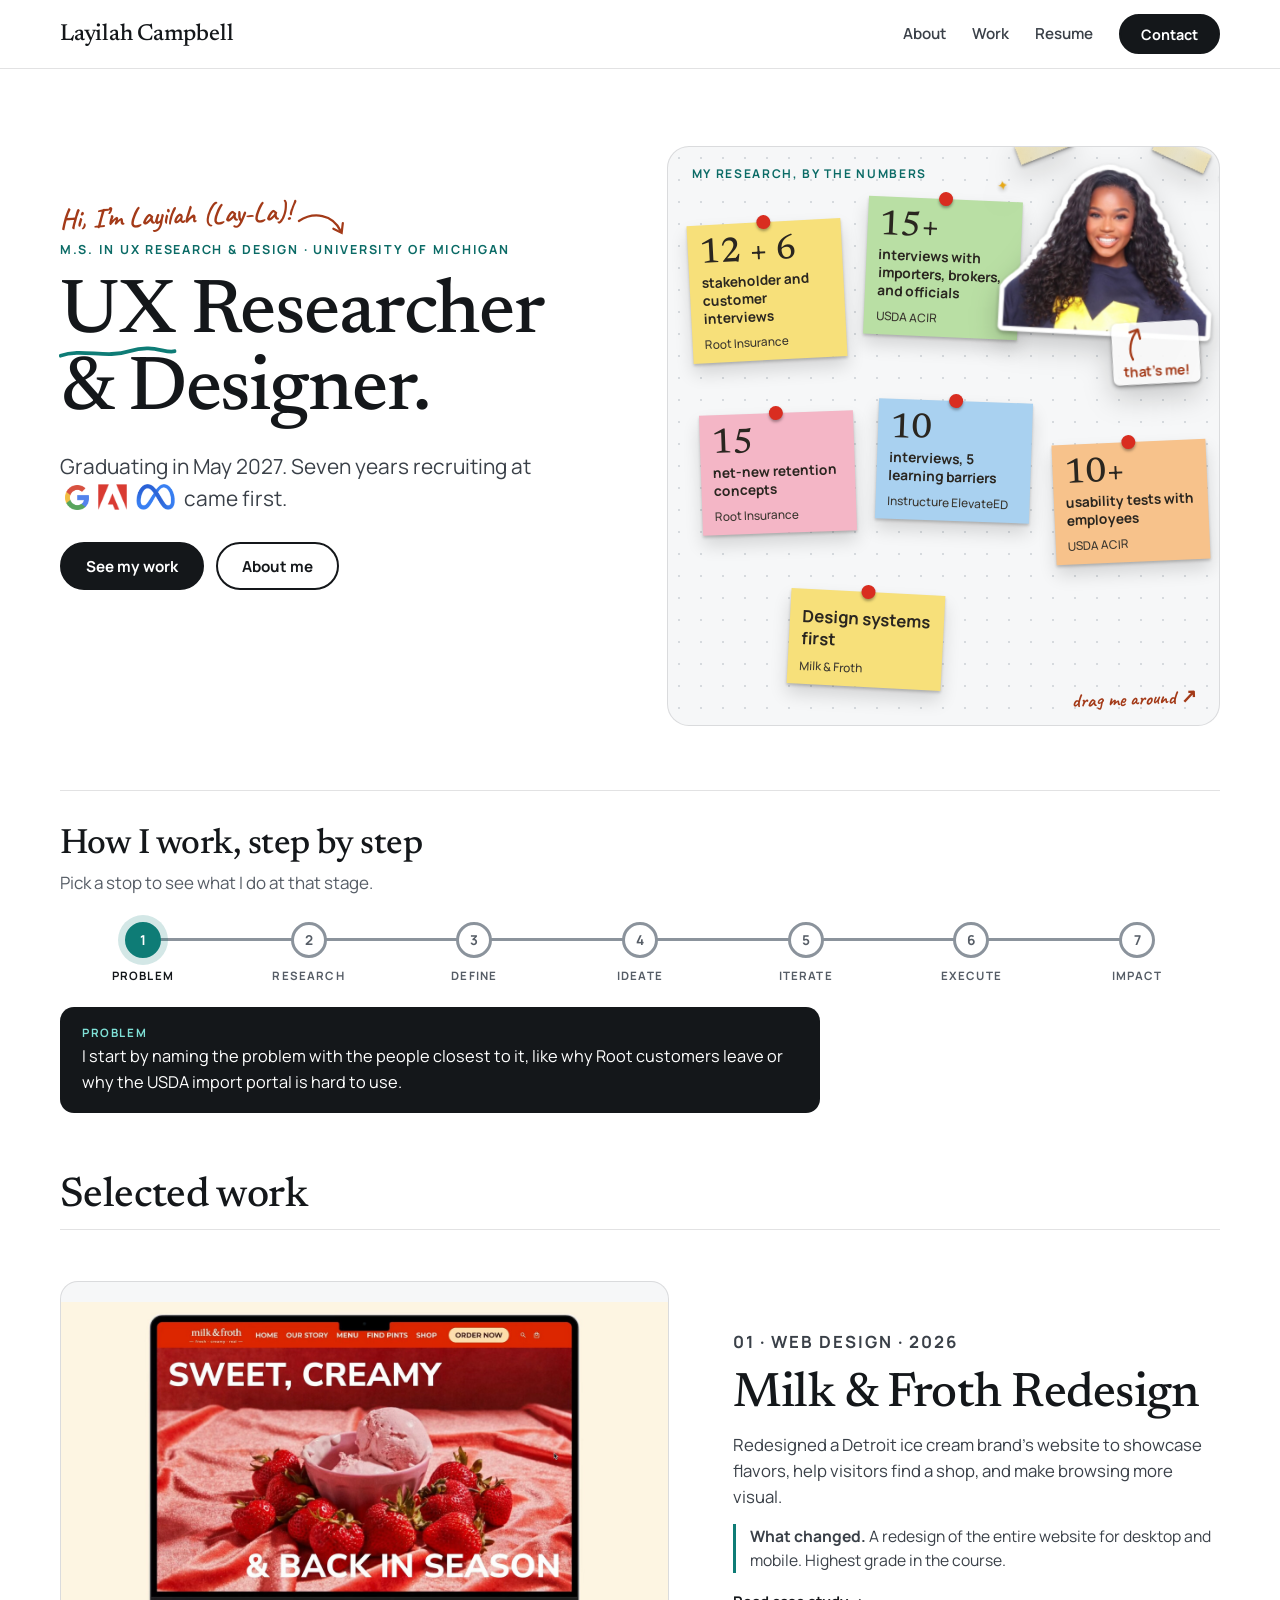
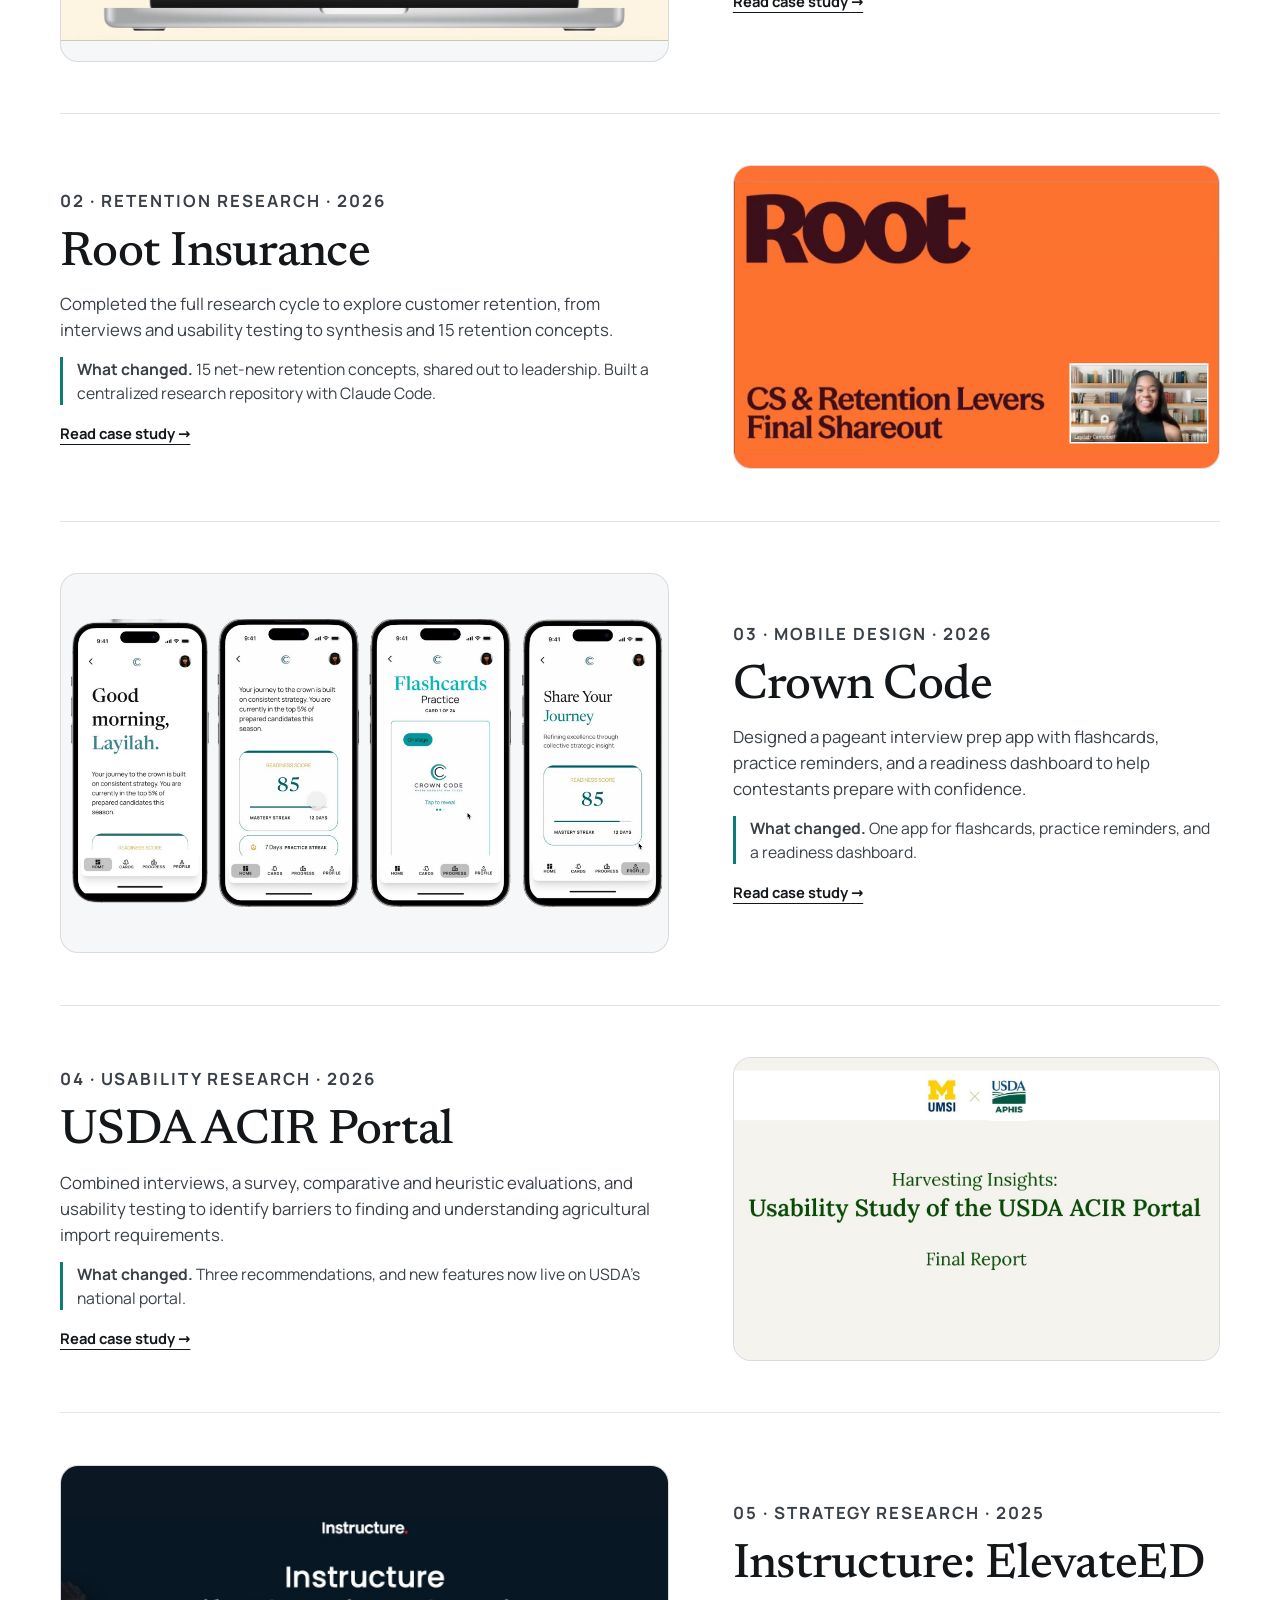
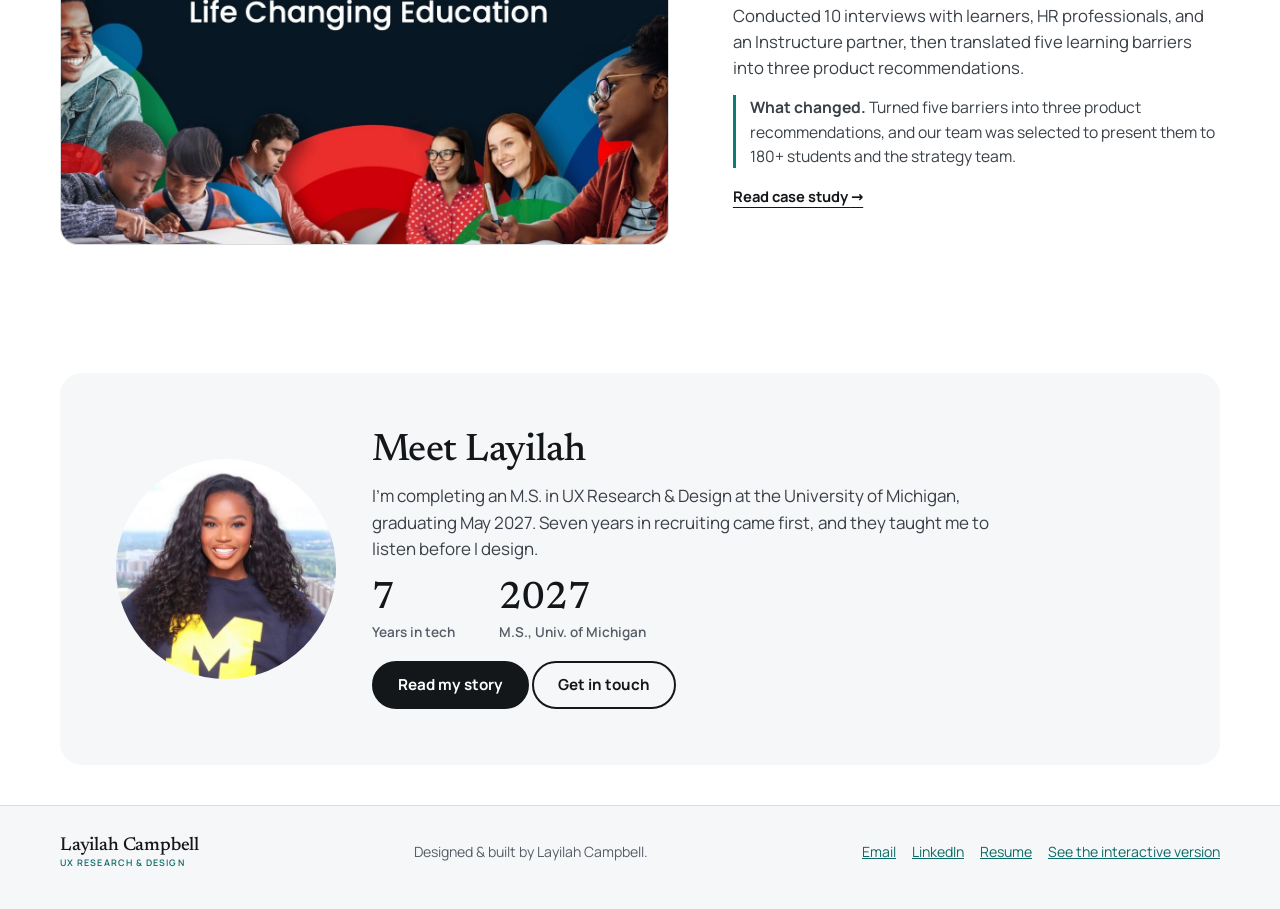
<file: index.html>
<!doctype html>
<html lang="en">
<head>
  <meta charset="utf-8">
  <meta name="viewport" content="width=device-width, initial-scale=1">
  <title>Layilah Campbell: UX Researcher &amp; Designer</title>
  <meta name="description" content="Five UX research and design case studies, shown frame by frame: Milk &amp; Froth, Root Insurance, Crown Code, USDA ACIR and Instructure ElevateED.">
  <meta property="og:type" content="website">
  <meta property="og:site_name" content="Layilah Campbell">
  <meta property="og:title" content="Layilah Campbell: UX Researcher &amp; Designer">
  <meta property="og:description" content="Five UX research and design case studies, shown frame by frame: Milk &amp; Froth, Root Insurance, Crown Code, USDA ACIR and Instructure ElevateED.">
  <meta property="og:image" content="https://layilahnasser.github.io/cleanportfolio/assets/img/og-card.jpg">
  <meta property="og:image:width" content="1200">
  <meta property="og:image:height" content="630">
  <meta property="og:image:alt" content="Layilah Campbell, UX research and design portfolio">
  <meta name="twitter:card" content="summary_large_image">
  <meta name="theme-color" content="#ffffff">
  <link rel="icon" href="assets/favicon.svg" type="image/svg+xml">
  <link rel="stylesheet" href="css/styles.css">
</head>
<body data-page="home">
  <header id="hud" class="hud"></header>
  <main id="main" tabindex="-1"></main>
  <footer id="footer" class="footer"></footer>
  <script src="js/data.js"></script>
  <script src="js/inline.js"></script>
  <script src="js/main.js"></script>
  <script src="js/pages.js"></script>
</body>
</html>
</file>
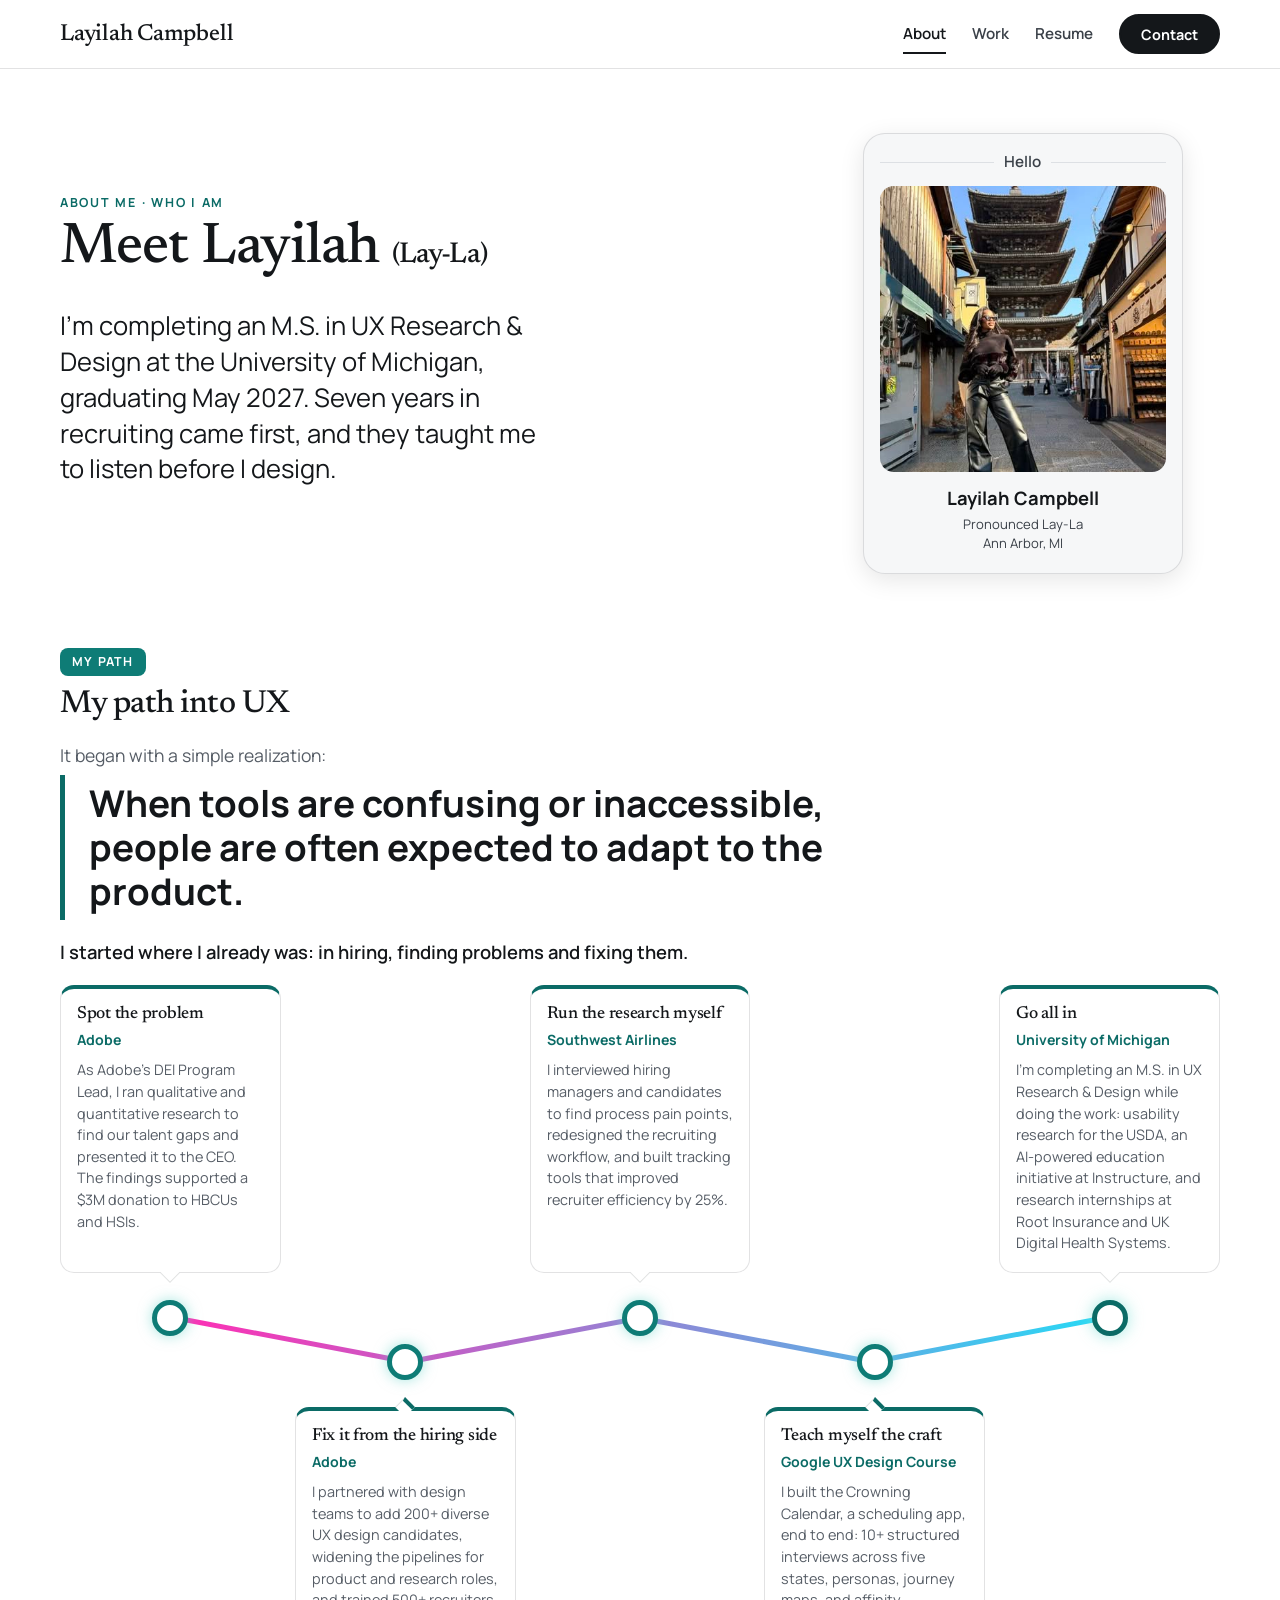
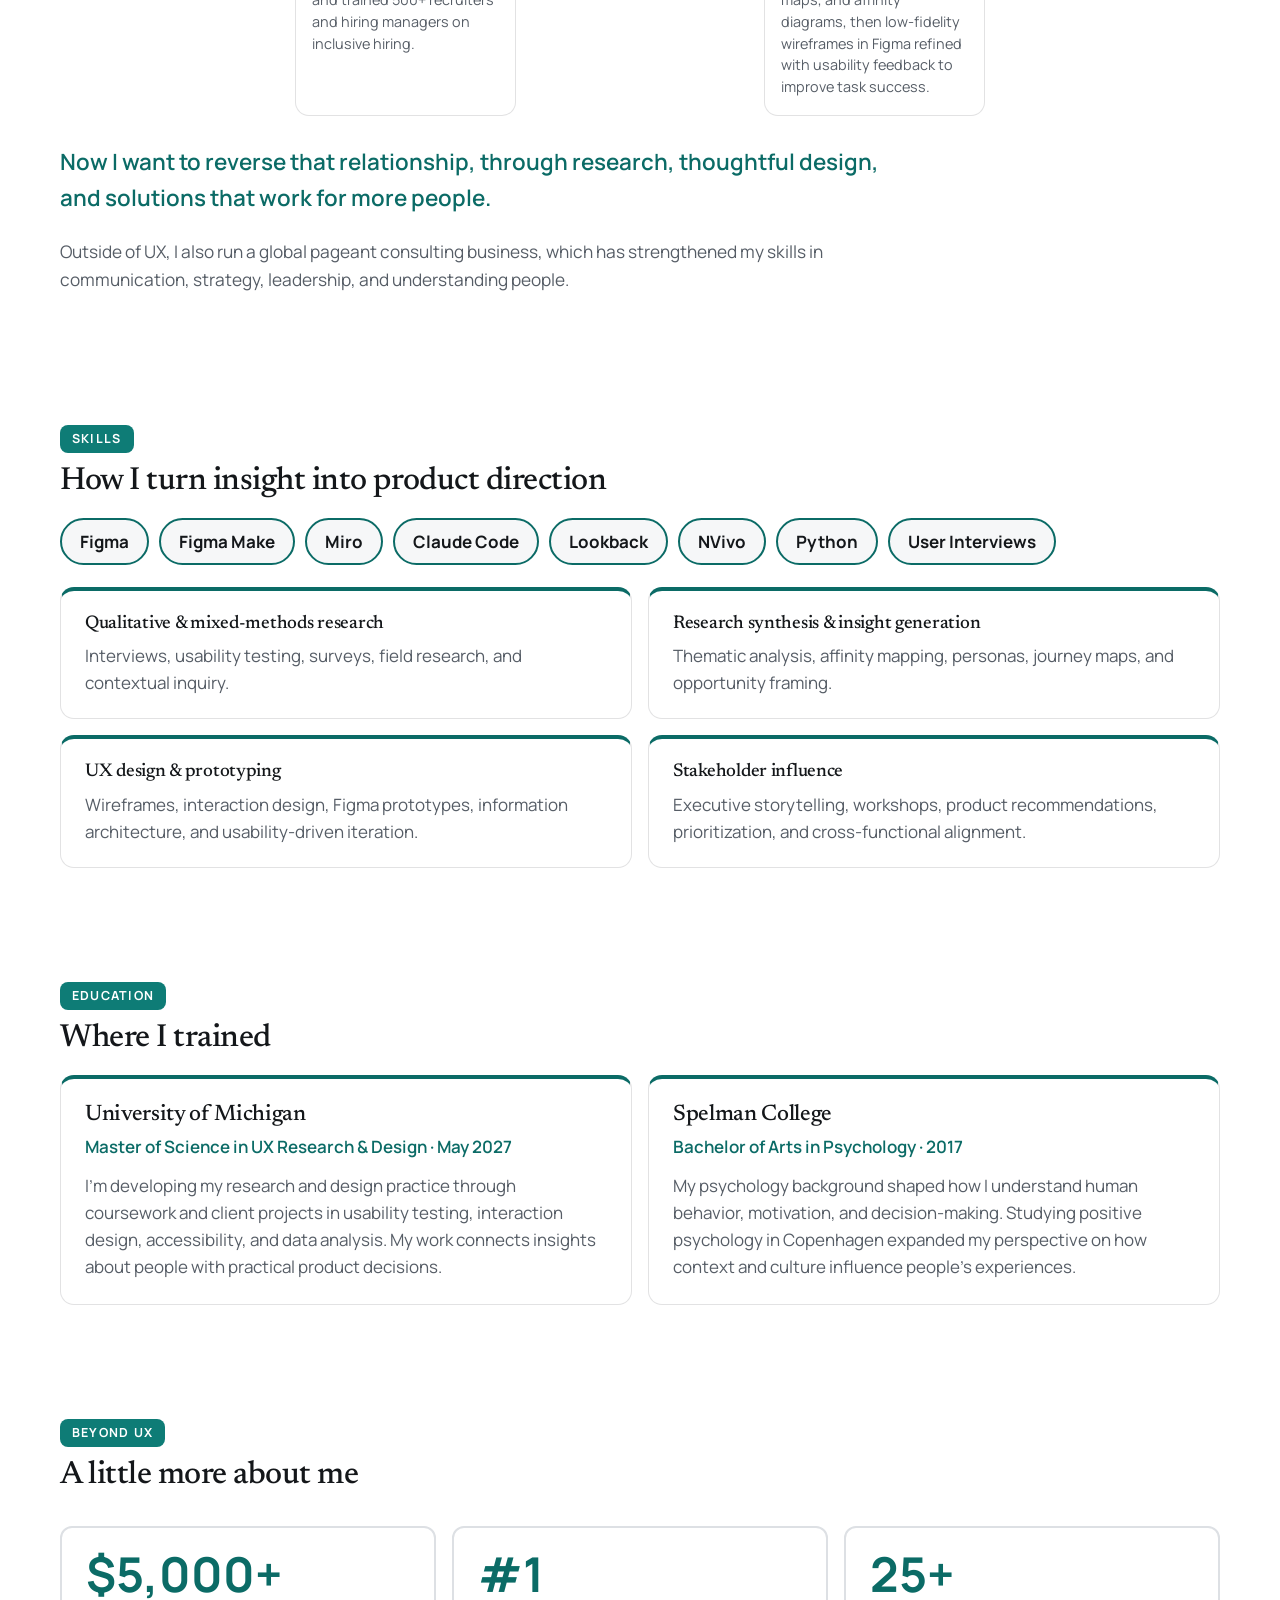
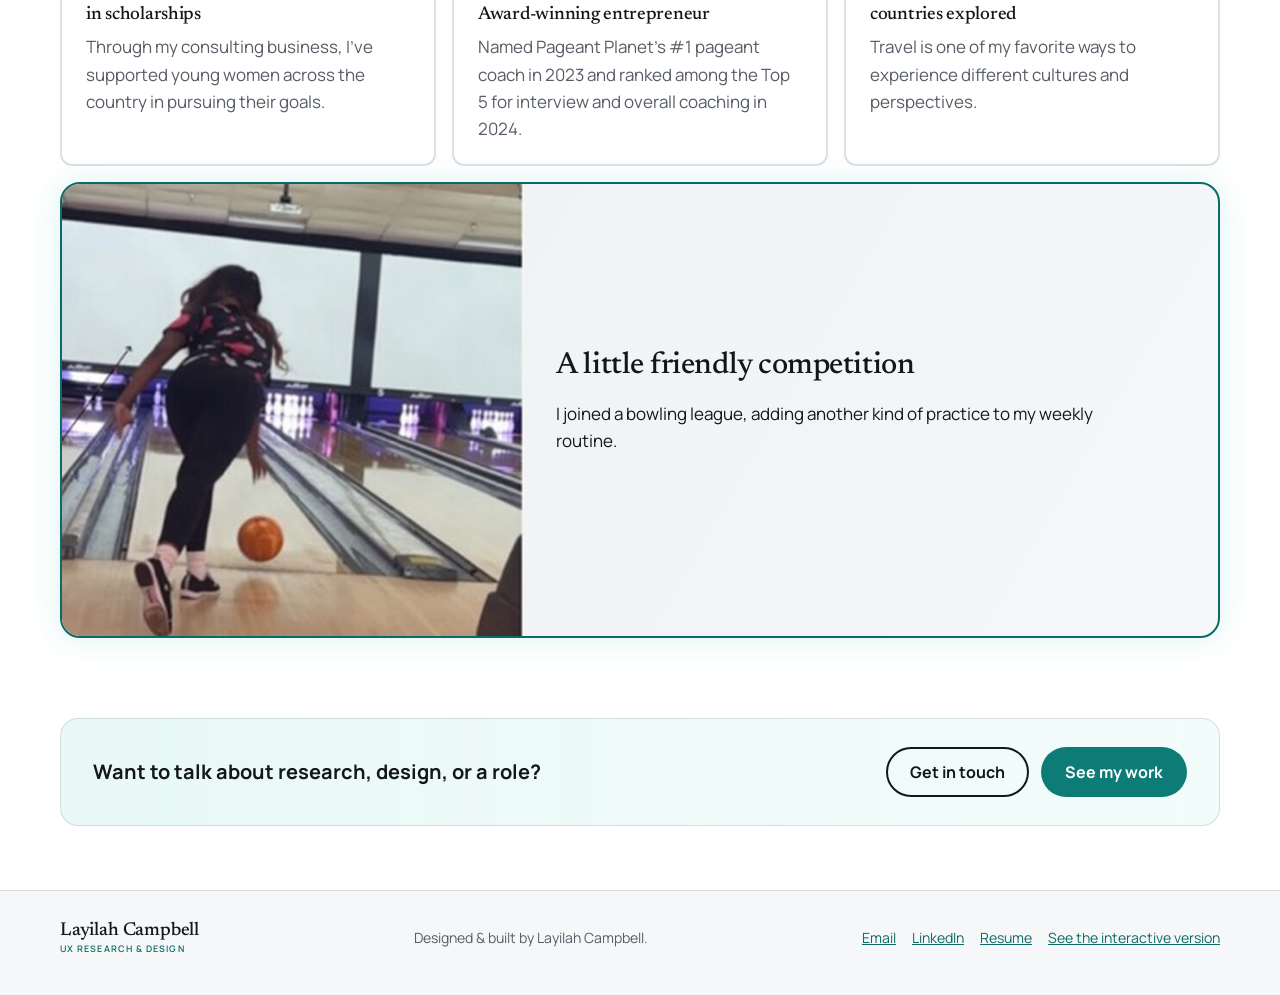
<file: about.html>
<!doctype html>
<html lang="en">
<head>
  <meta charset="utf-8">
  <meta name="viewport" content="width=device-width, initial-scale=1">
  <title>About Layilah Campbell | UX Researcher &amp; Designer</title>
  <meta name="description" content="From seven years of recruiting at Google, Adobe and Meta to UX research and design. Learn how Layilah works.">
  <meta property="og:type" content="website">
  <meta property="og:site_name" content="Layilah Campbell">
  <meta property="og:title" content="About Layilah Campbell | UX Researcher &amp; Designer">
  <meta property="og:description" content="From seven years of recruiting at Google, Adobe and Meta to UX research and design. Learn how Layilah works.">
  <meta property="og:image" content="https://layilahnasser.github.io/cleanportfolio/assets/img/og-card.jpg">
  <meta property="og:image:width" content="1200">
  <meta property="og:image:height" content="630">
  <meta property="og:image:alt" content="Layilah Campbell, UX research and design portfolio">
  <meta name="twitter:card" content="summary_large_image">
  <meta name="theme-color" content="#ffffff">
  <link rel="icon" href="assets/favicon.svg" type="image/svg+xml">
  <link rel="stylesheet" href="css/styles.css">
</head>
<body data-page="about">
  <header id="hud" class="hud"></header>
  <main id="main" tabindex="-1"></main>
  <footer id="footer" class="footer"></footer>
  <script src="js/data.js"></script>
  <script src="js/main.js"></script>
  <script src="js/pages.js"></script>
</body>
</html>
</file>
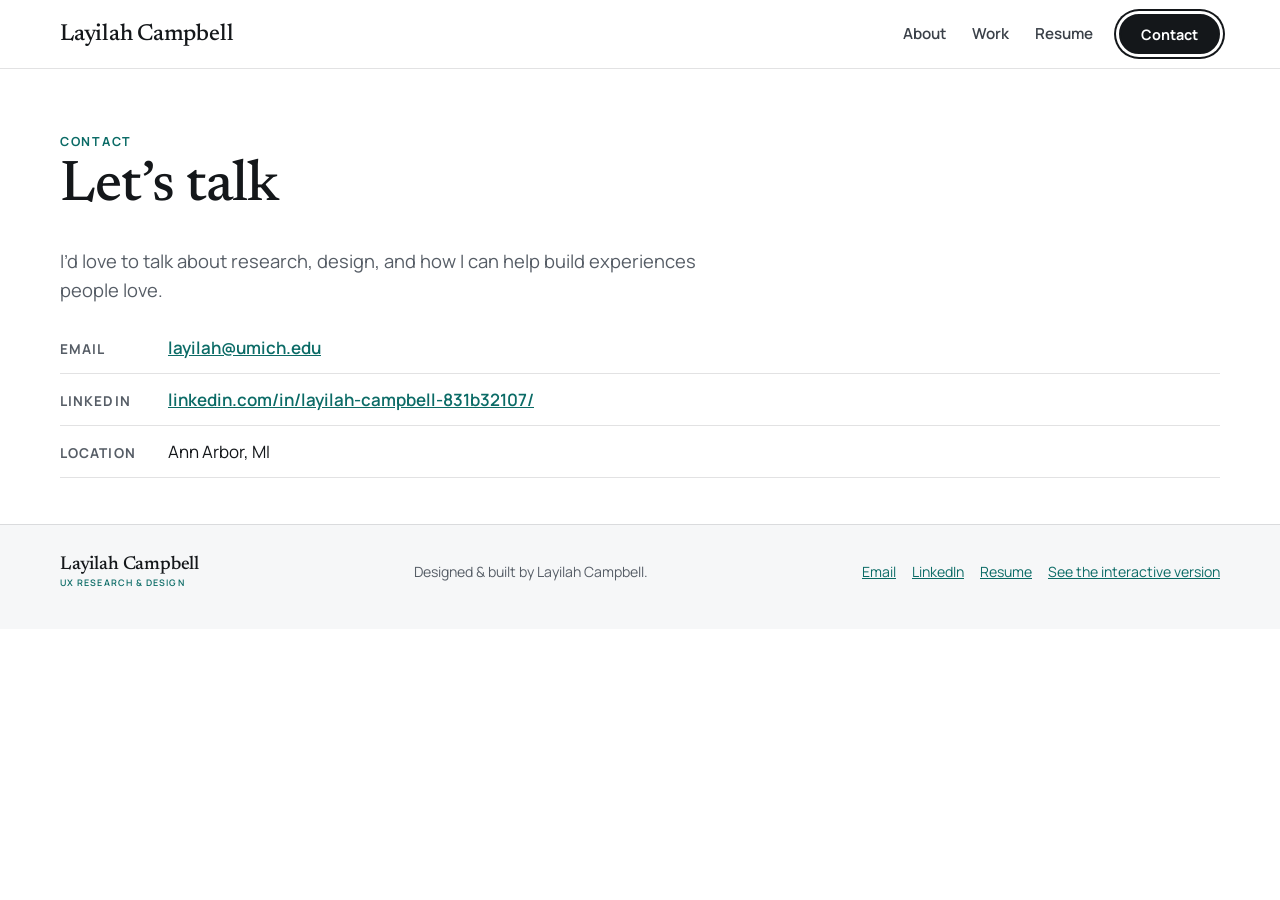
<file: contact.html>
<!doctype html>
<html lang="en">
<head>
  <meta charset="utf-8">
  <meta name="viewport" content="width=device-width, initial-scale=1">
  <title>Contact | Layilah Campbell</title>
  <meta name="description" content="Get in touch with Layilah Campbell about UX research and design roles.">
  <meta property="og:type" content="website">
  <meta property="og:site_name" content="Layilah Campbell">
  <meta property="og:title" content="Contact | Layilah Campbell">
  <meta property="og:description" content="Get in touch with Layilah Campbell about UX research and design roles.">
  <meta property="og:image" content="https://layilahnasser.github.io/cleanportfolio/assets/img/og-card.jpg">
  <meta property="og:image:width" content="1200">
  <meta property="og:image:height" content="630">
  <meta property="og:image:alt" content="Layilah Campbell, UX research and design portfolio">
  <meta name="twitter:card" content="summary_large_image">
  <meta name="theme-color" content="#ffffff">
  <link rel="icon" href="assets/favicon.svg" type="image/svg+xml">
  <link rel="stylesheet" href="css/styles.css">
</head>
<body data-page="contact">
  <header id="hud" class="hud"></header>
  <main id="main" tabindex="-1"></main>
  <footer id="footer" class="footer"></footer>
  <script src="js/data.js"></script>
  <script src="js/main.js"></script>
  <script src="js/pages.js"></script>
</body>
</html>
</file>
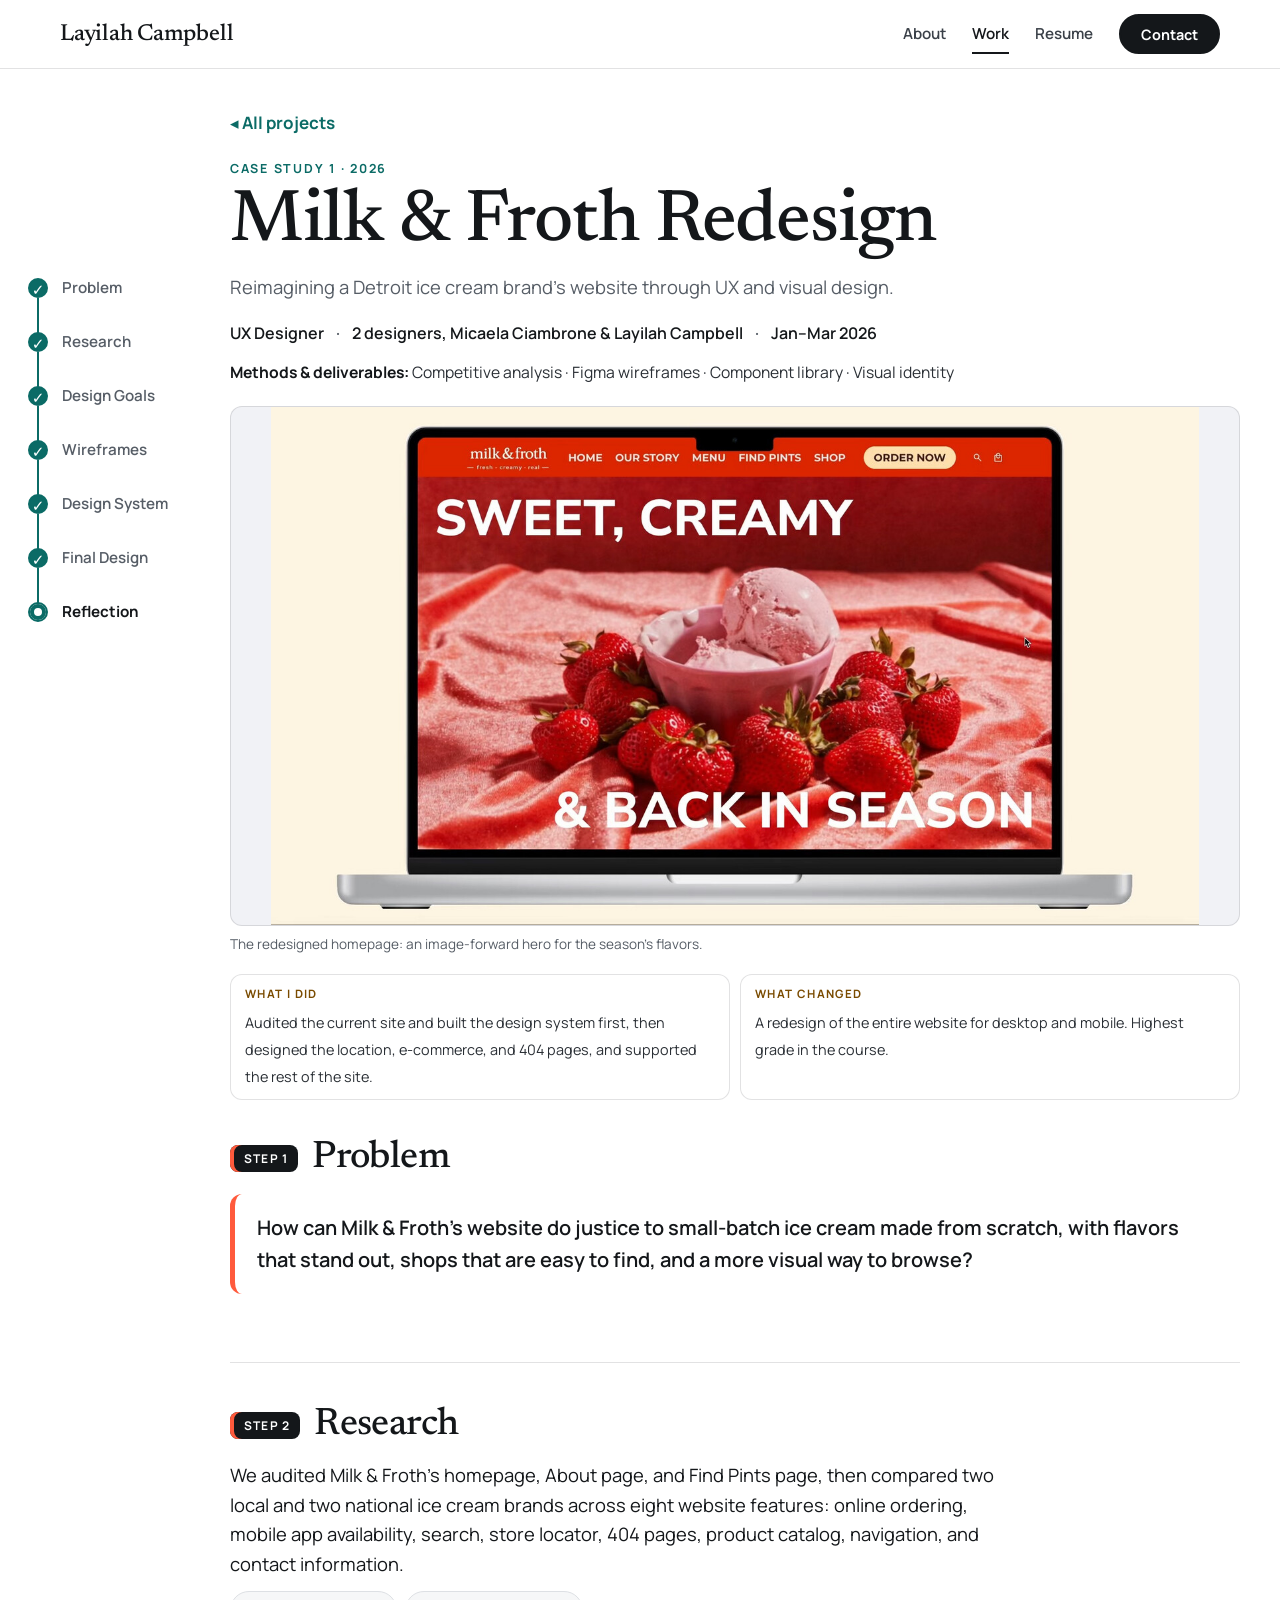
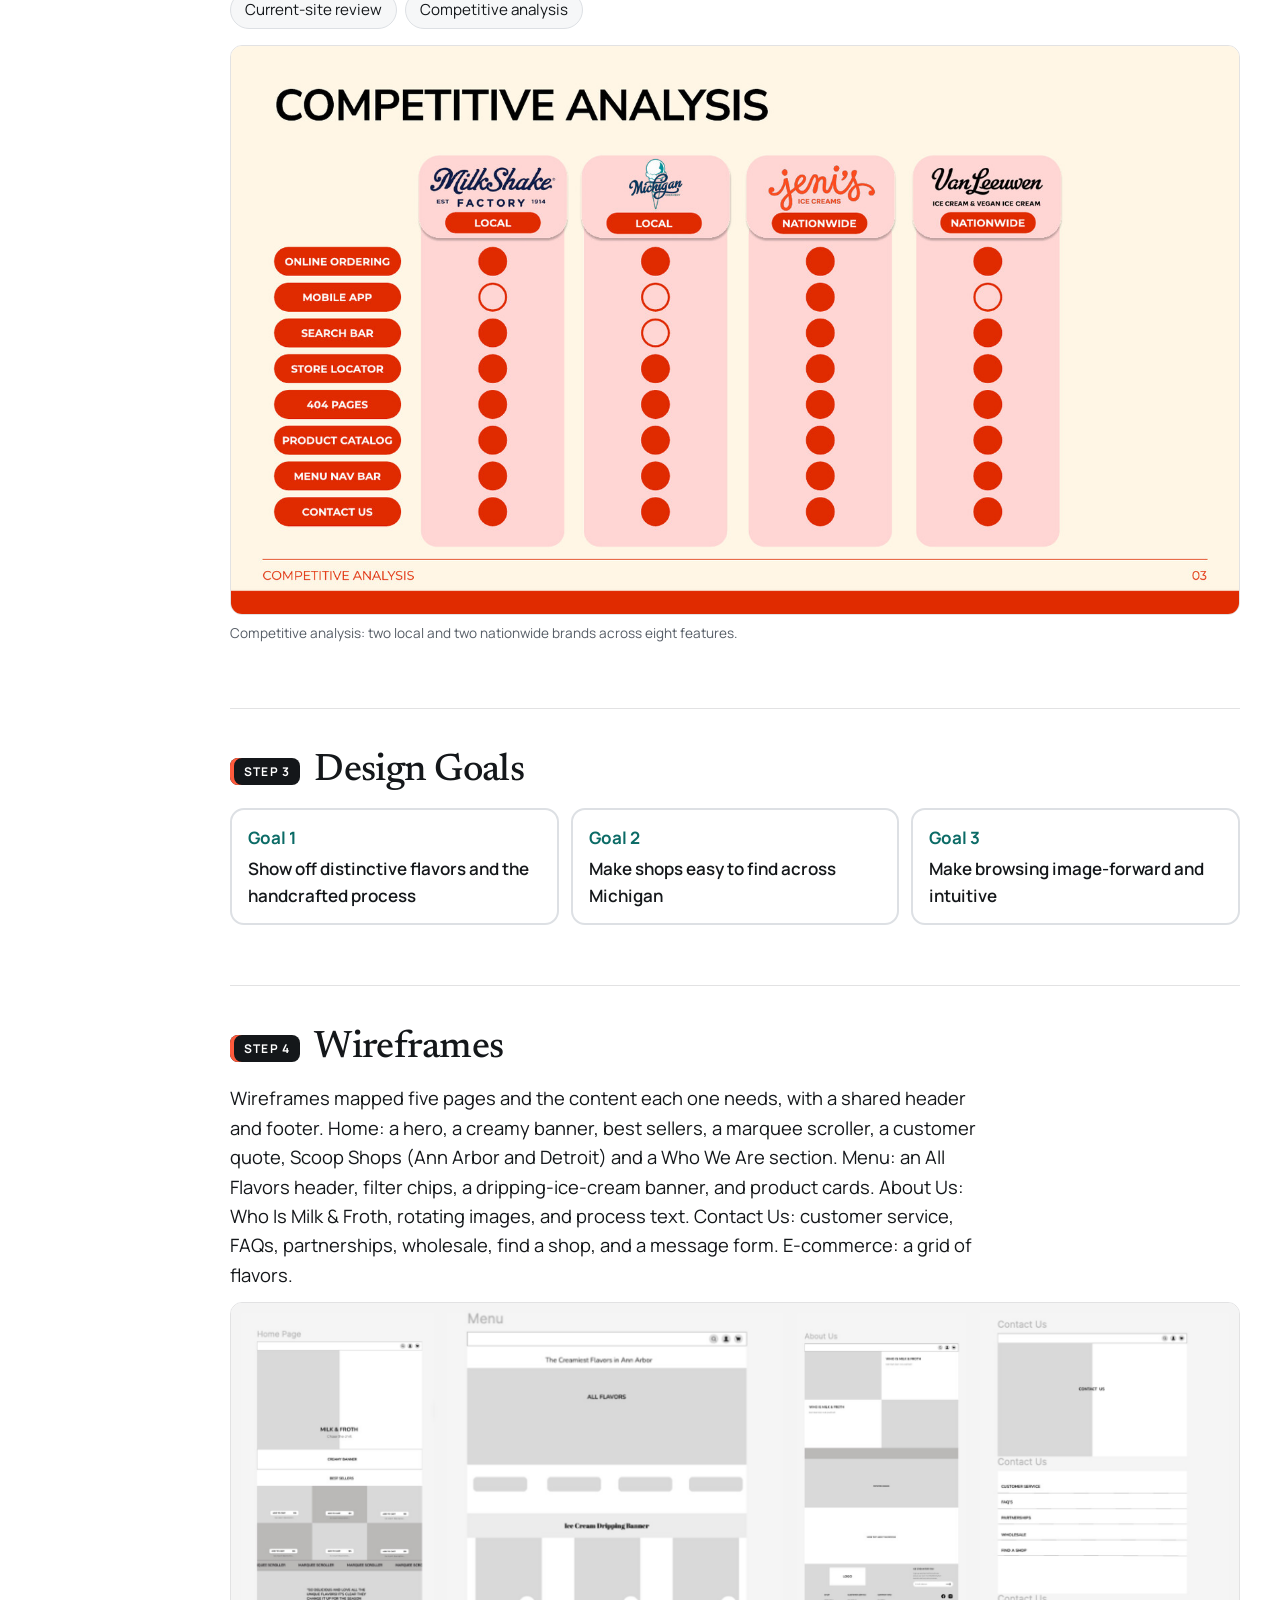
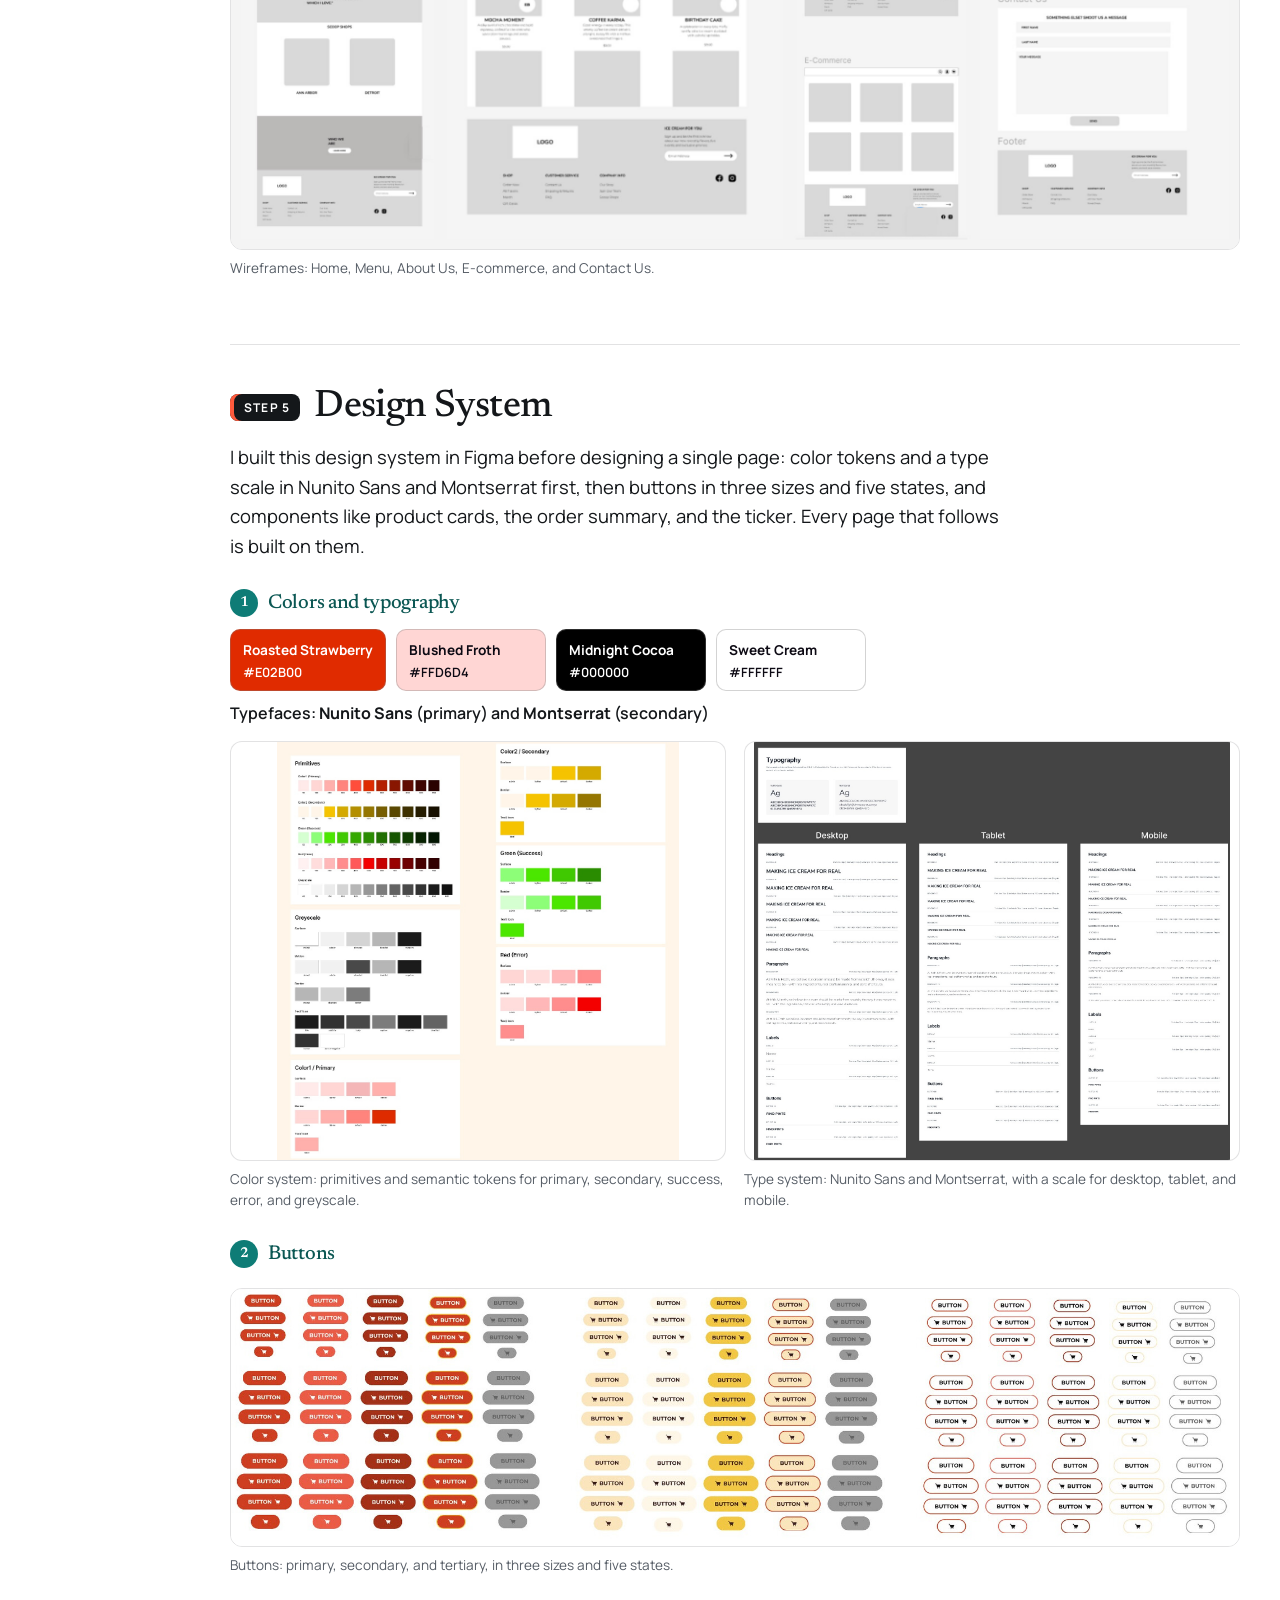
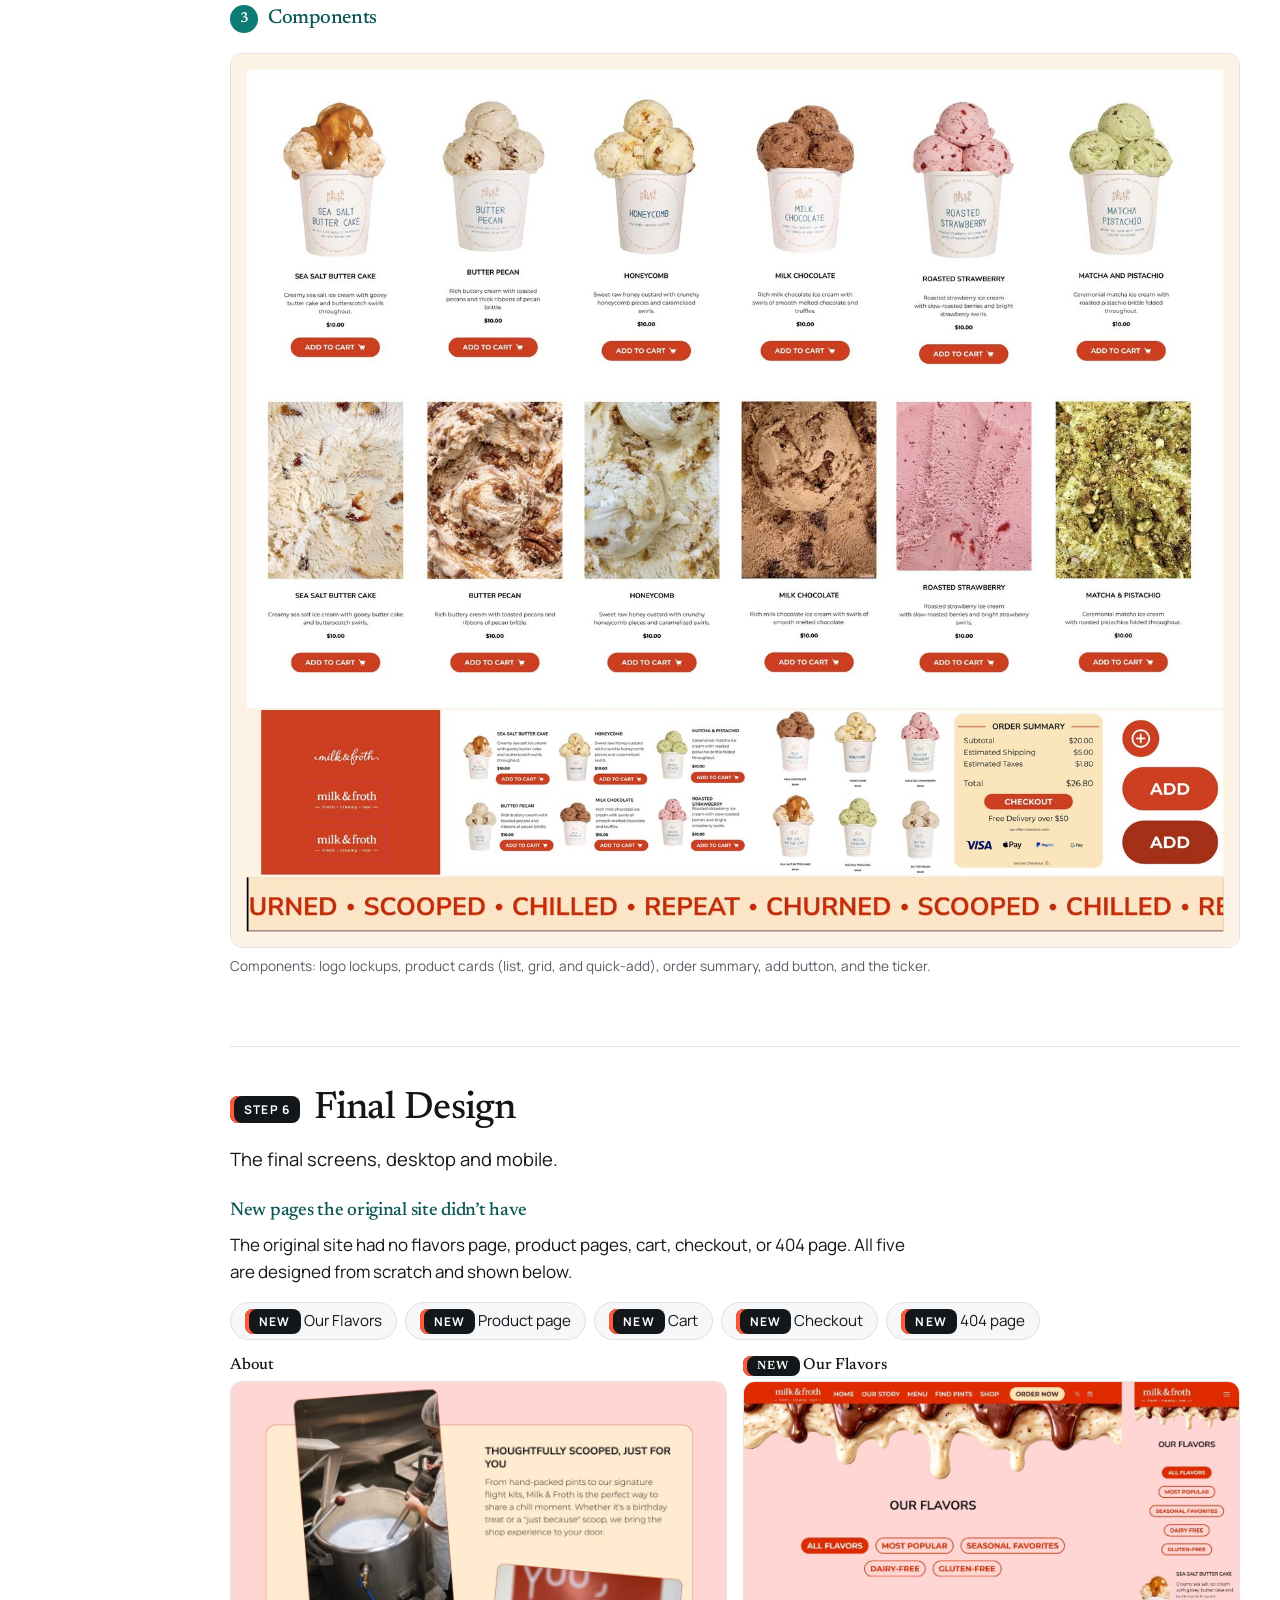
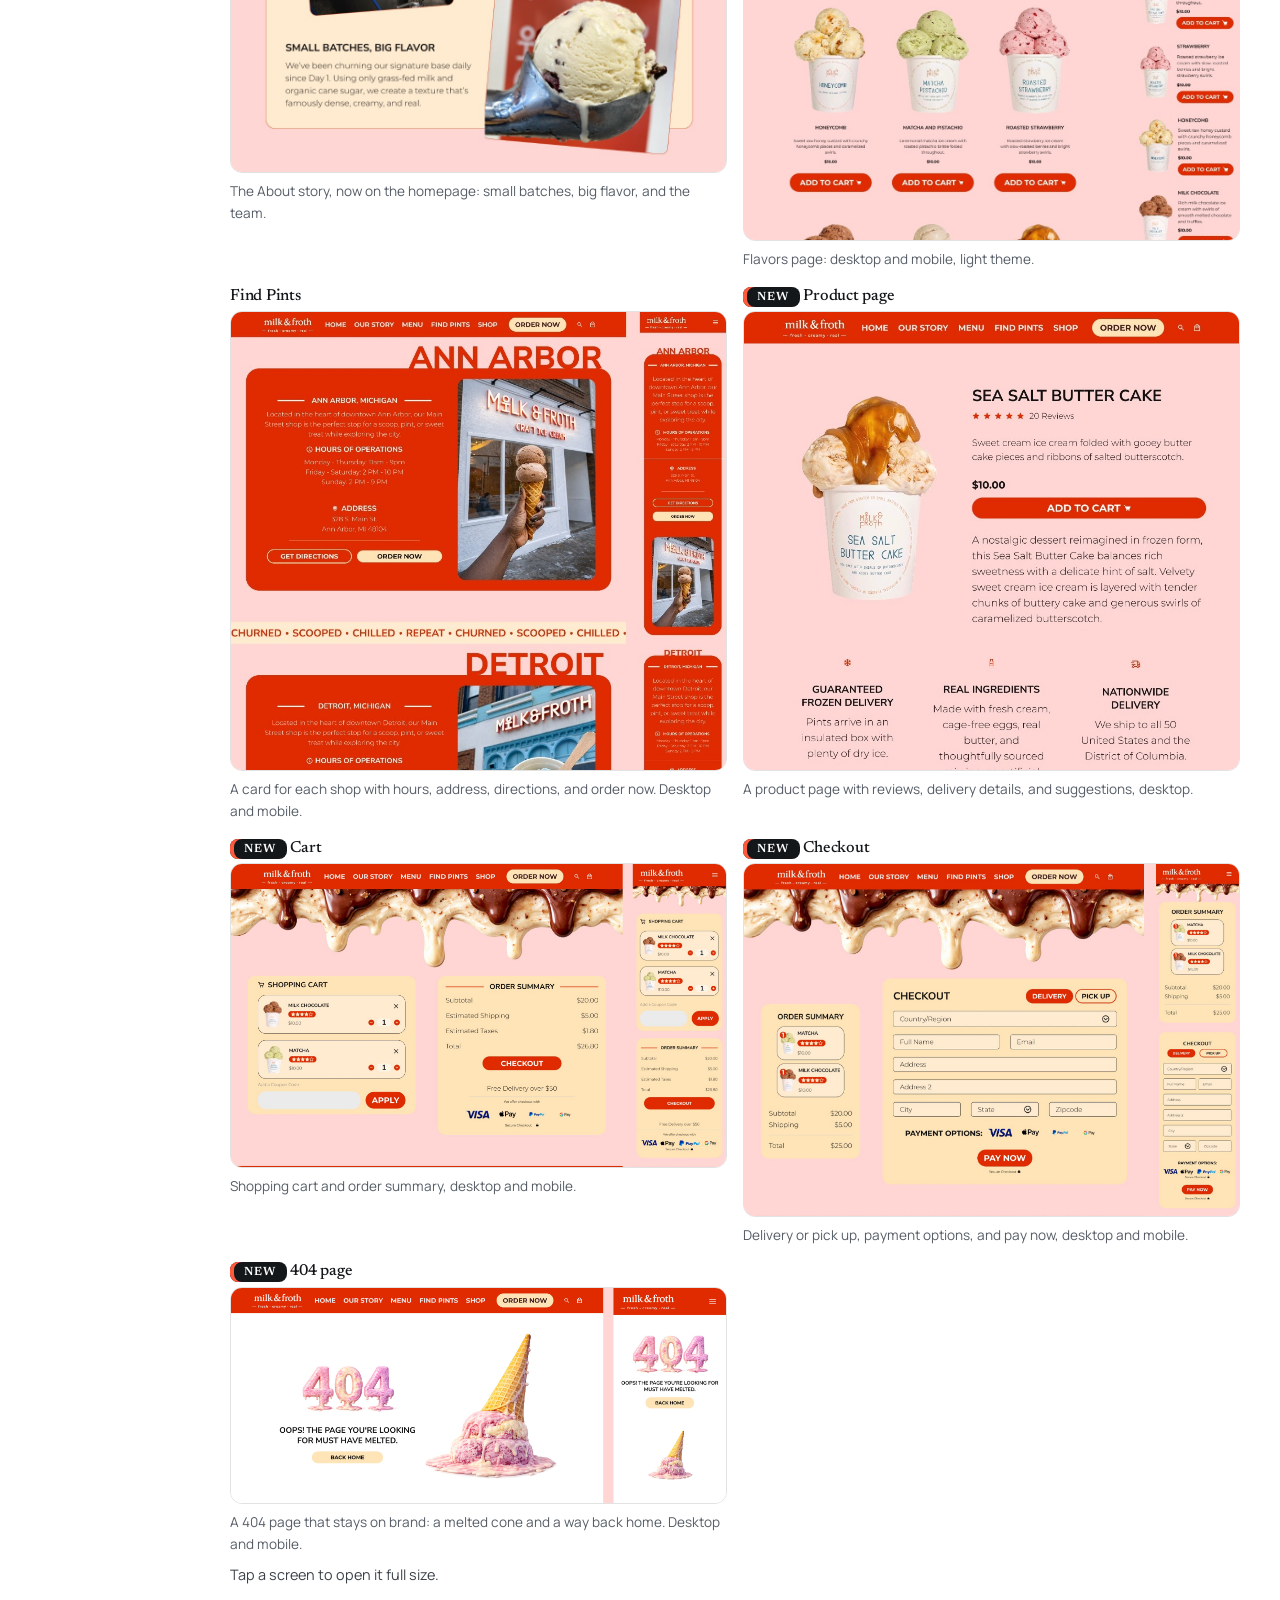
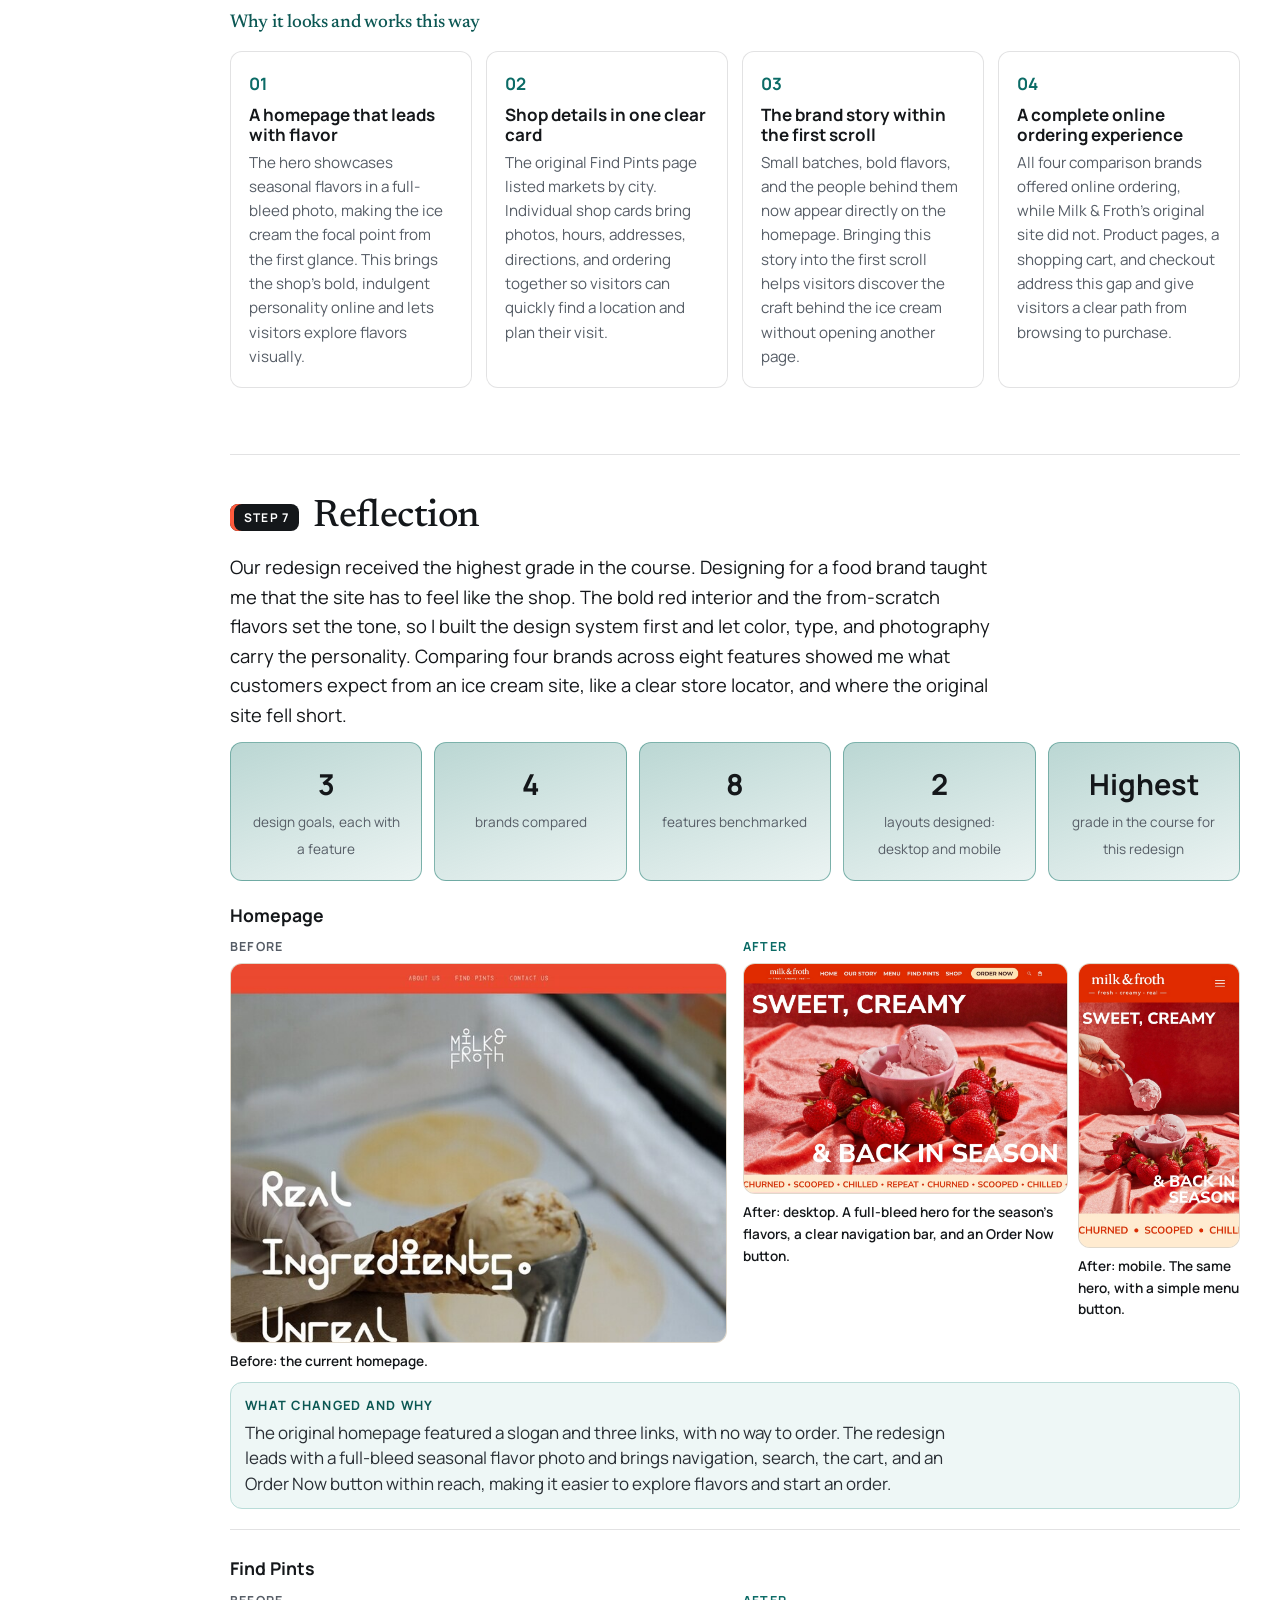
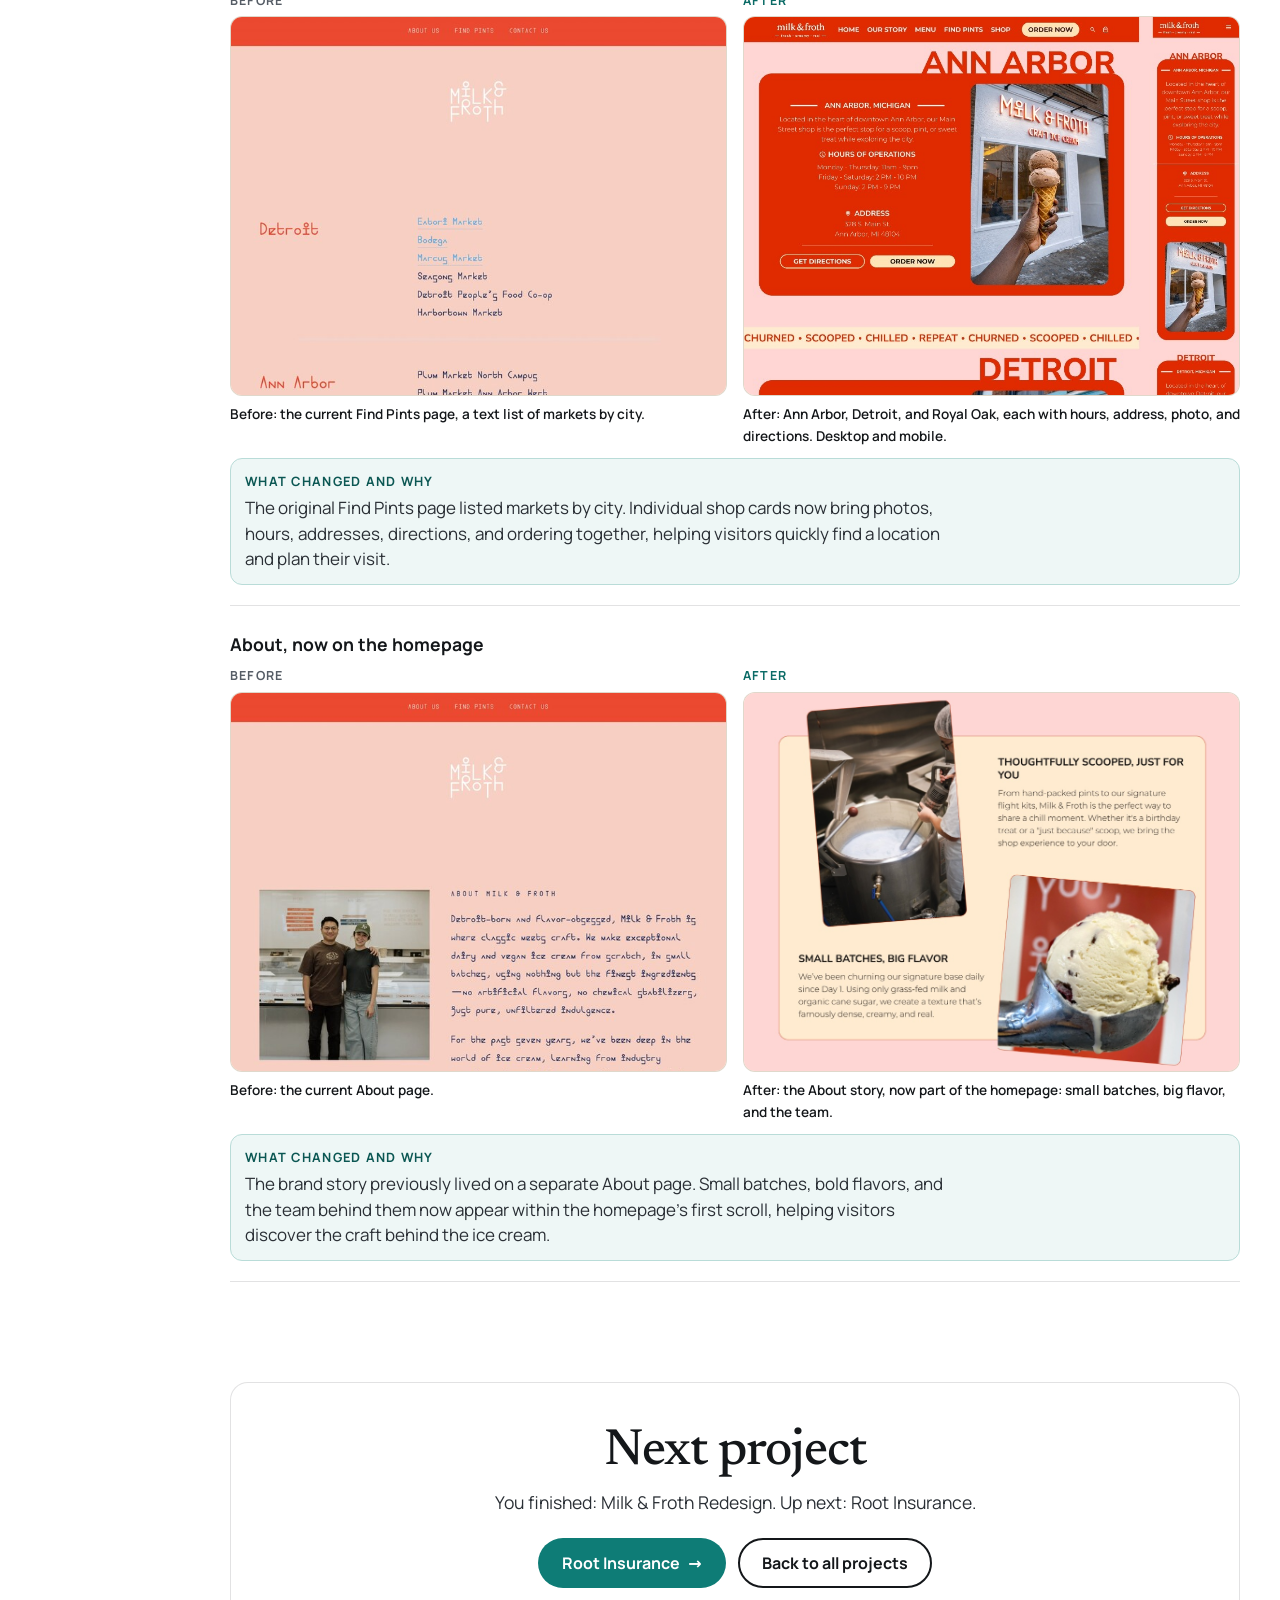
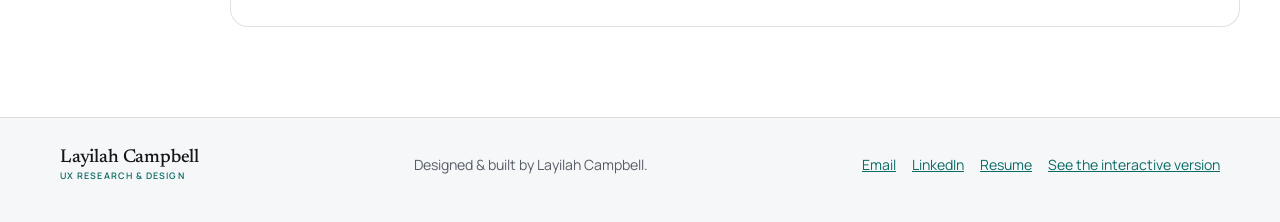
<file: project.html>
<!doctype html>
<html lang="en">
<head>
  <meta charset="utf-8">
  <meta name="viewport" content="width=device-width, initial-scale=1">
  <title>Case study | Layilah Campbell</title>
  <meta name="description" content="A UX research and design case study by Layilah Campbell, shown frame by frame.">
  <meta property="og:type" content="website">
  <meta property="og:site_name" content="Layilah Campbell">
  <meta property="og:title" content="Case study | Layilah Campbell">
  <meta property="og:description" content="A UX research and design case study by Layilah Campbell, shown frame by frame.">
  <meta property="og:image" content="https://layilahnasser.github.io/cleanportfolio/assets/img/og-card.jpg">
  <meta property="og:image:width" content="1200">
  <meta property="og:image:height" content="630">
  <meta property="og:image:alt" content="Layilah Campbell, UX research and design portfolio">
  <meta name="twitter:card" content="summary_large_image">
  <meta name="theme-color" content="#ffffff">
  <link rel="icon" href="assets/favicon.svg" type="image/svg+xml">
  <link rel="stylesheet" href="css/styles.css">
</head>
<body data-page="project">
  <header id="hud" class="hud"></header>
  <main id="main" tabindex="-1"></main>
  <footer id="footer" class="footer"></footer>
  <script src="js/data.js"></script>
  <script src="js/main.js"></script>
  <script src="js/pages.js"></script>
</body>
</html>
</file>
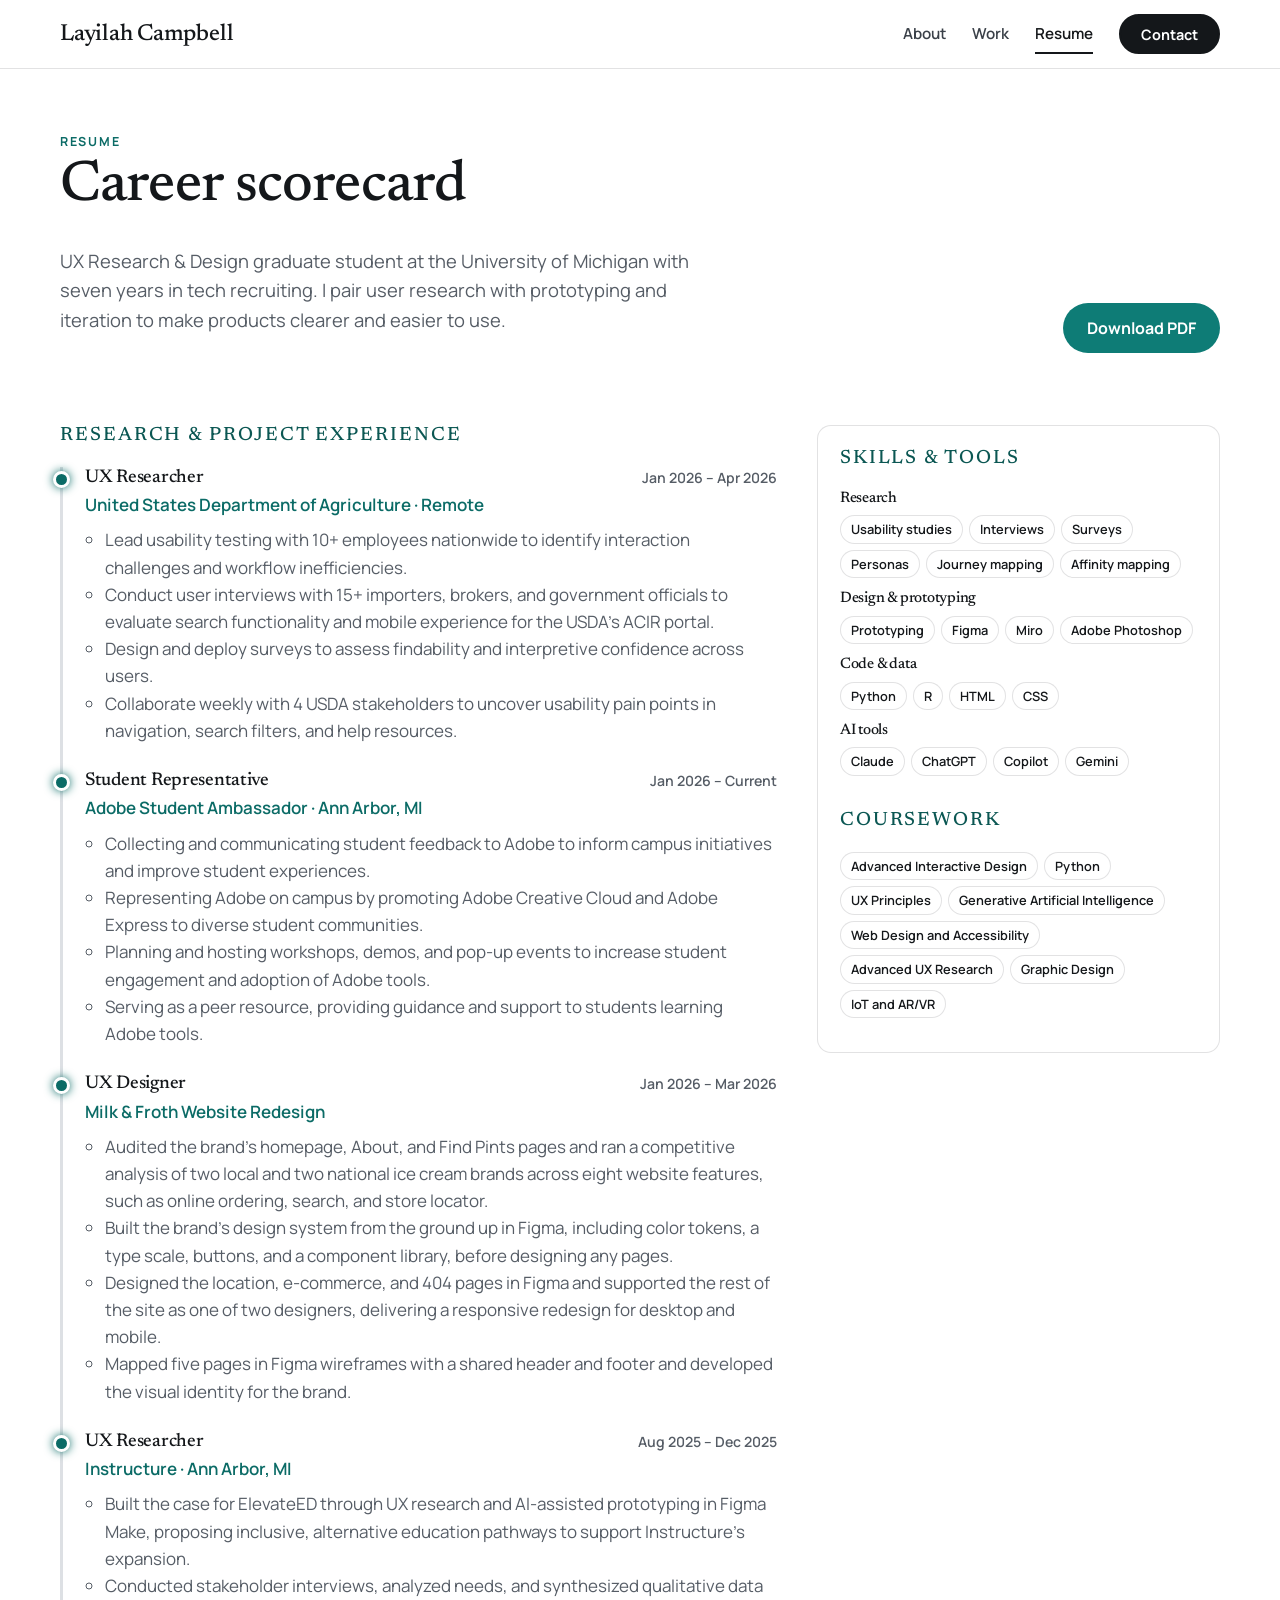
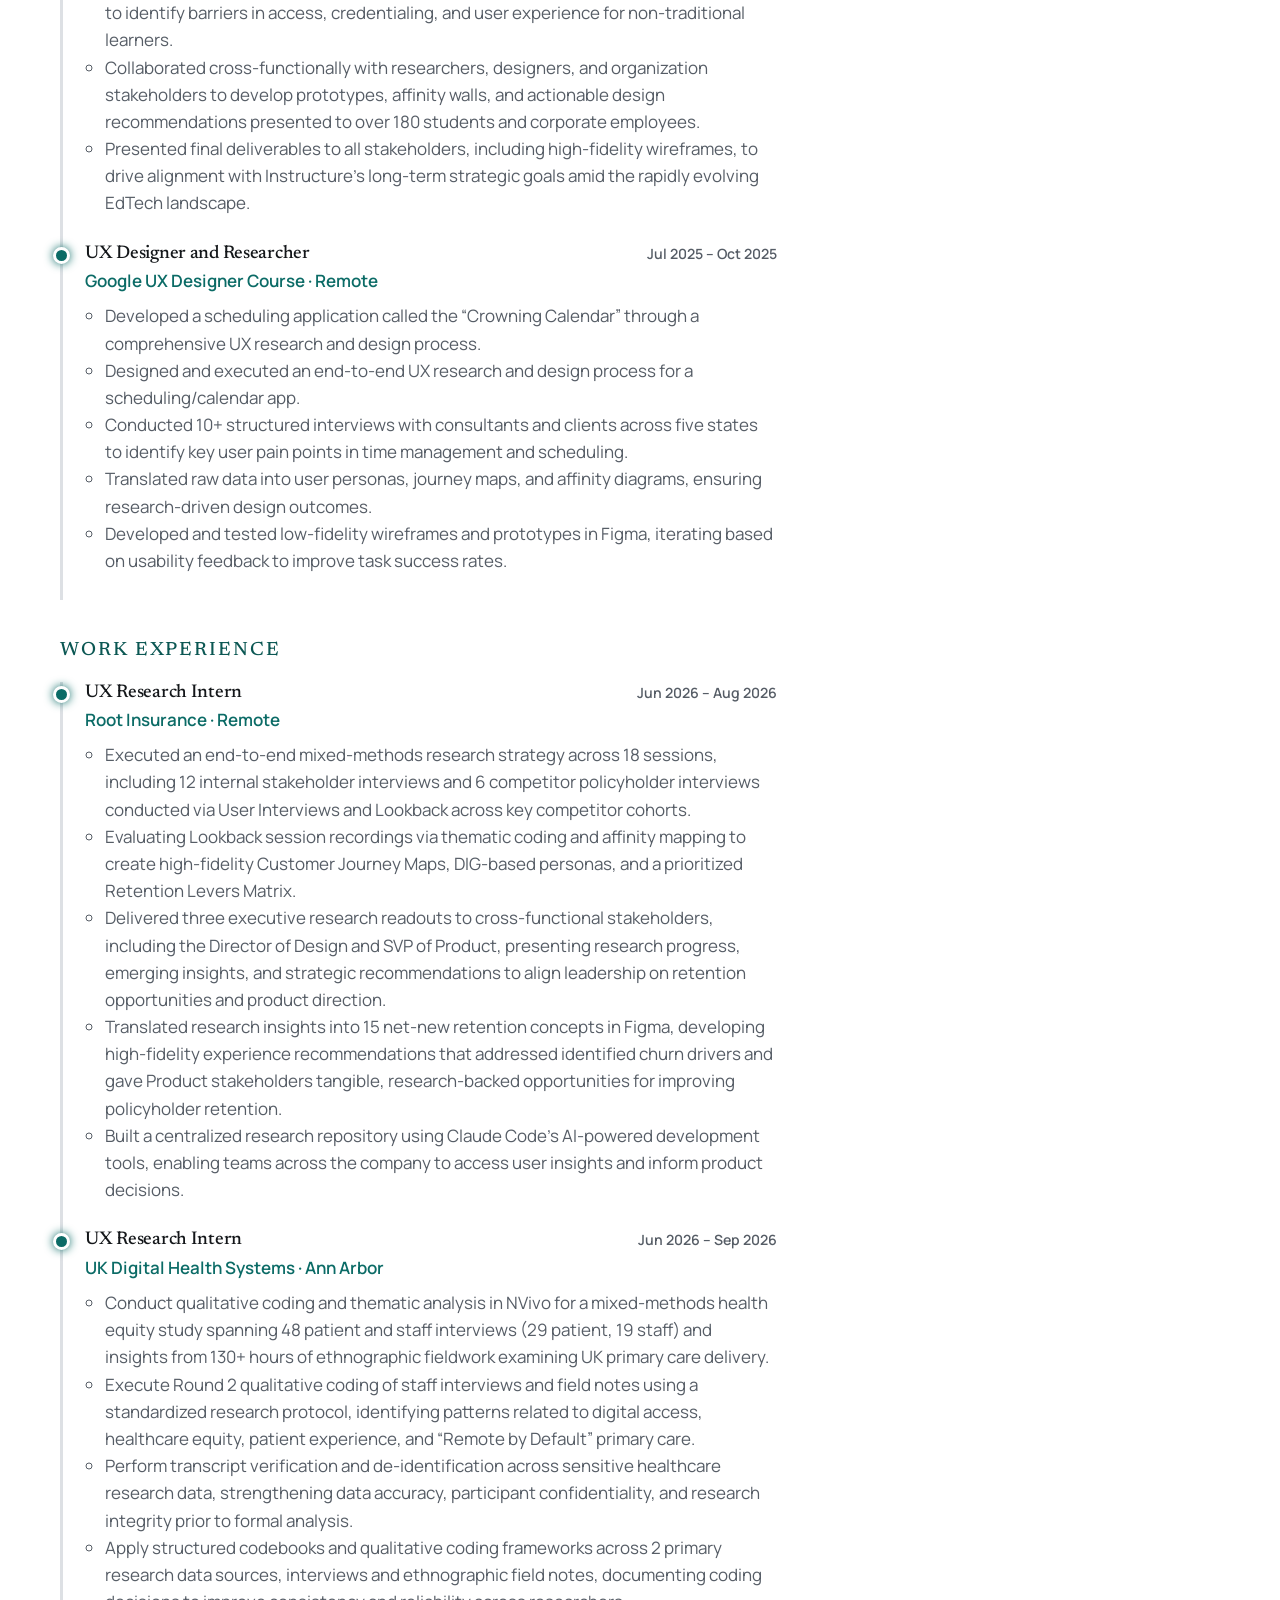
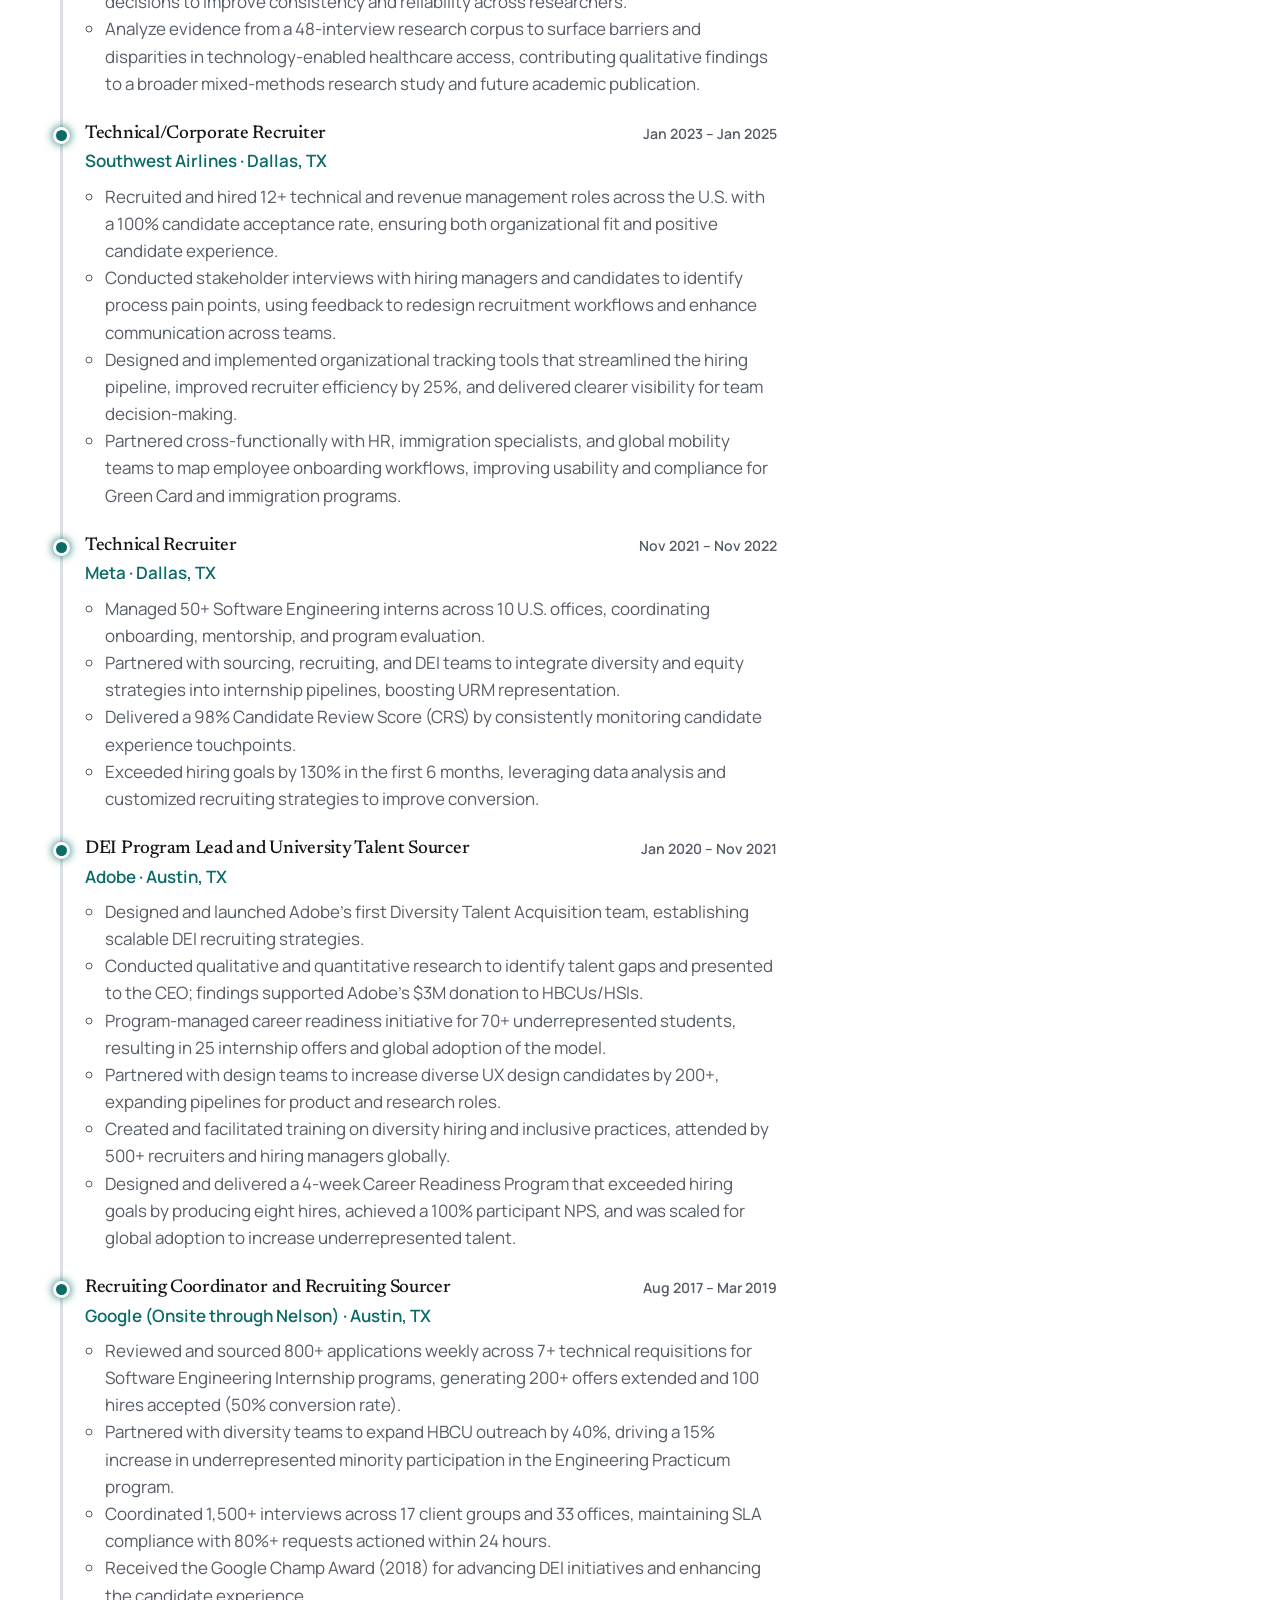
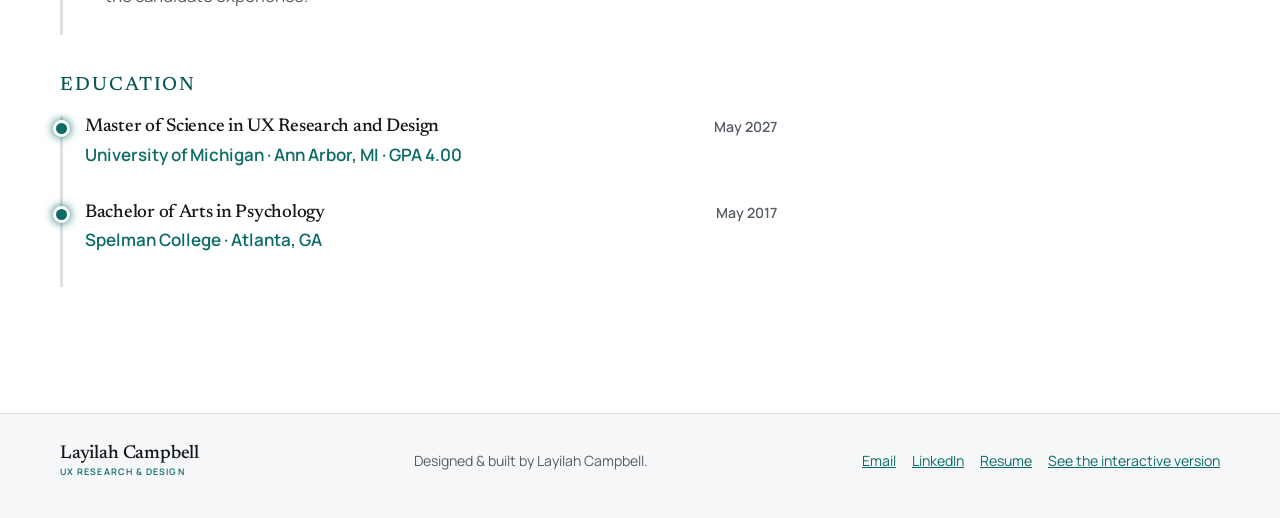
<file: resume.html>
<!doctype html>
<html lang="en">
<head>
  <meta charset="utf-8">
  <meta name="viewport" content="width=device-width, initial-scale=1">
  <title>Resume | Layilah Campbell</title>
  <meta name="description" content="Experience, education and skills for Layilah Campbell, UX researcher and designer.">
  <meta property="og:type" content="website">
  <meta property="og:site_name" content="Layilah Campbell">
  <meta property="og:title" content="Resume | Layilah Campbell">
  <meta property="og:description" content="Experience, education and skills for Layilah Campbell, UX researcher and designer.">
  <meta property="og:image" content="https://layilahnasser.github.io/cleanportfolio/assets/img/og-card.jpg">
  <meta property="og:image:width" content="1200">
  <meta property="og:image:height" content="630">
  <meta property="og:image:alt" content="Layilah Campbell, UX research and design portfolio">
  <meta name="twitter:card" content="summary_large_image">
  <meta name="theme-color" content="#ffffff">
  <link rel="icon" href="assets/favicon.svg" type="image/svg+xml">
  <link rel="stylesheet" href="css/styles.css">
</head>
<body data-page="resume">
  <header id="hud" class="hud"></header>
  <main id="main" tabindex="-1"></main>
  <footer id="footer" class="footer"></footer>
  <script src="js/data.js"></script>
  <script src="js/main.js"></script>
  <script src="js/pages.js"></script>
</body>
</html>
</file>
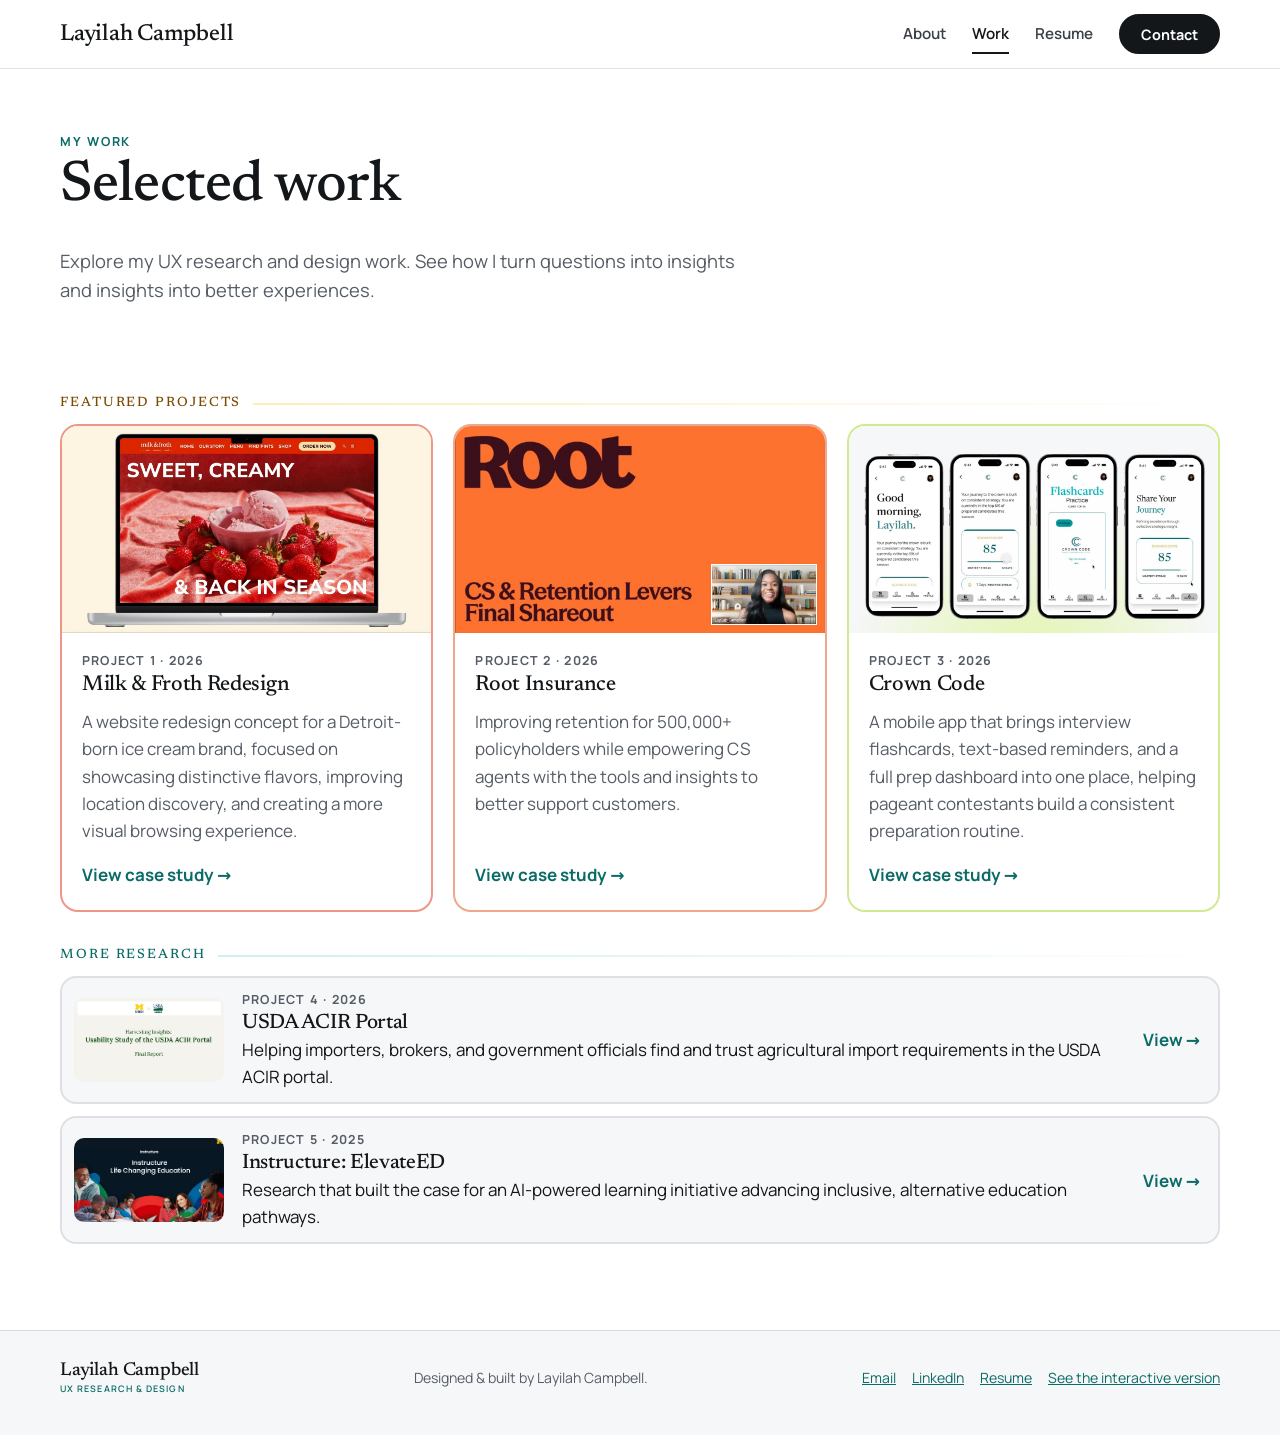
<file: work.html>
<!doctype html>
<html lang="en">
<head>
  <meta charset="utf-8">
  <meta name="viewport" content="width=device-width, initial-scale=1">
  <title>My Work | Layilah Campbell</title>
  <meta name="description" content="Five case studies in UX research and design, with the problem, process and outcome for each.">
  <meta property="og:type" content="website">
  <meta property="og:site_name" content="Layilah Campbell">
  <meta property="og:title" content="My Work | Layilah Campbell">
  <meta property="og:description" content="Five case studies in UX research and design, with the problem, process and outcome for each.">
  <meta property="og:image" content="https://layilahnasser.github.io/cleanportfolio/assets/img/og-card.jpg">
  <meta property="og:image:width" content="1200">
  <meta property="og:image:height" content="630">
  <meta property="og:image:alt" content="Layilah Campbell, UX research and design portfolio">
  <meta name="twitter:card" content="summary_large_image">
  <meta name="theme-color" content="#ffffff">
  <link rel="icon" href="assets/favicon.svg" type="image/svg+xml">
  <link rel="stylesheet" href="css/styles.css">
</head>
<body data-page="work">
  <header id="hud" class="hud"></header>
  <main id="main" tabindex="-1"></main>
  <footer id="footer" class="footer"></footer>
  <script src="js/data.js"></script>
  <script src="js/main.js"></script>
  <script src="js/pages.js"></script>
</body>
</html>
</file>
<file: css/styles.css>
/* ==========================================================================
   Layilah Campbell: UX research and design portfolio
   A calm, neutral dark theme: charcoal surfaces, warm off-white text, one teal accent.
   Fonts (Manrope and Newsreader, SIL Open Font License) are hosted with the site.
   ========================================================================== */

@font-face { font-family: "Manrope"; src: url("../assets/fonts/Manrope-400.woff2") format("woff2"); font-weight: 400; font-display: swap; }
@font-face { font-family: "Manrope"; src: url("../assets/fonts/Manrope-500.woff2") format("woff2"); font-weight: 500; font-display: swap; }
@font-face { font-family: "Manrope"; src: url("../assets/fonts/Manrope-600.woff2") format("woff2"); font-weight: 600; font-display: swap; }
@font-face { font-family: "Manrope"; src: url("../assets/fonts/Manrope-700.woff2") format("woff2"); font-weight: 700; font-display: swap; }
@font-face { font-family: "Newsreader"; src: url("../assets/fonts/Newsreader-400.woff2") format("woff2"); font-weight: 400; font-display: swap; }
@font-face { font-family: "Newsreader"; src: url("../assets/fonts/Newsreader-500.woff2") format("woff2"); font-weight: 500; font-display: swap; }
@font-face { font-family: "Newsreader"; src: url("../assets/fonts/Newsreader-600.woff2") format("woff2"); font-weight: 600; font-display: swap; }

:root {
  --bg: #ffffff; --bg-2: #f6f7f8; --panel: #ffffff; --panel-2: #f6f7f8;
  --line: rgba(20, 23, 26, 0.12); --text: #14171a; --muted: #565d66;
  --pink: #0b6b66; --pink-strong: #0e7c76; --pink-soft: #0b5753;
  --cyan: #0b6b66; --blue: #0b6b66; --blue-strong: #0b5753; --lane-light: #2f6f6a;
  --gold: #b7791f; --wood-1: #d0915a; --wood-2: #8a5a2f;
  --strong: #14171a; --soft: #3a4048; --soft-2: #2a2f35; --bd: #dde0e4;
  --accent: #0b6b66; --gold-text: #7a4b00; --inset: #f6f7f8;
  --why-bg: #eef7f6; --why-bd: #b9dcd8; --why-label: #0b5753;
  --radius: 14px; --maxw: 1160px; --gutter: clamp(16px, 4vw, 40px);
  --font: "Manrope", system-ui, -apple-system, "Segoe UI", sans-serif;
  --script: "Newsreader", Georgia, "Times New Roman", serif;
  --serif: "Newsreader", Georgia, "Times New Roman", serif;
}

*,
*::before,
*::after { box-sizing: border-box; }

html { scroll-behavior: smooth; scroll-padding-top: 84px; }
@media (prefers-reduced-motion: reduce) {
  html { scroll-behavior: auto; }
  *, *::before, *::after { animation-duration: 0.001ms !important; animation-iteration-count: 1 !important; transition-duration: 0.001ms !important; }
}

body {
  margin: 0;
  font-family: var(--font);
  font-size: 17px;
  line-height: 1.6;
  color: var(--text);
  background-color: var(--bg);
  background-image: radial-gradient(ellipse 70% 40% at 50% -10%, rgba(106, 212, 201, 0.07), transparent 70%);
  background-attachment: fixed;
  overflow-x: hidden;
  -webkit-font-smoothing: antialiased;
}

img { max-width: 100%; display: block; }
a { color: var(--cyan); }
h1, h2, h3, h4 { line-height: 1.15; margin: 0 0 0.5em; font-weight: 700; letter-spacing: 0; }
/* Page titles use the logo's neon script */
h1 {
  font-family: var(--script); font-weight: 400; font-size: clamp(2.8rem, 6.5vw, 4.6rem); line-height: 1.05;
  color: var(--strong); -webkit-text-stroke: 0.07em var(--pink); paint-order: stroke fill; text-shadow: var(--neon-pink);
  padding: 0.05em 0.1em 0.1em 0; transform: rotate(-3deg); transform-origin: left center;
}
h1 .todo { -webkit-text-stroke: 0; text-shadow: none; }
h2 { font-size: clamp(1.6rem, 3.4vw, 2.4rem); }
h3 { font-size: 1.15rem; }
p { margin: 0 0 1em; }
.sr-only { position: absolute !important; width: 1px; height: 1px; padding: 0; margin: -1px; overflow: hidden; clip: rect(0, 0, 0, 0); white-space: nowrap; border: 0; }
:focus-visible { outline: 3px solid var(--cyan); outline-offset: 3px; border-radius: 6px; }
main { display: block; outline: none; }
main > * { width: min(var(--maxw), 100% - 2 * var(--gutter)); margin-inline: auto; }

.skip { position: absolute; left: -999px; top: 8px; background: var(--pink); color: var(--strong); padding: 8px 14px; border-radius: 8px; z-index: 100; }
.skip:focus { left: 8px; }

/* Placeholder text — remove by editing js/data.js */
.todo {
  outline: 1.5px dashed var(--pink);
  outline-offset: 1px;
  background: rgba(106, 212, 201, 0.09);
  color: var(--pink-soft);
  border-radius: 4px;
  padding: 0 4px;
}

/* ---------- Buttons, labels ---------- */
.btn {
  display: inline-flex; align-items: center; gap: 8px;
  padding: 12px 22px; border-radius: 999px;
  font: 700 1rem var(--font); text-decoration: none; cursor: pointer;
  border: 2px solid transparent; transition: transform 0.15s, box-shadow 0.2s, background 0.2s;
}
.btn:hover { transform: translateY(-2px); }
.btn--pink { background: var(--pink-strong); color: var(--strong); box-shadow: 0 0 0 0 rgba(106, 212, 201, 0.5), 0 8px 24px rgba(106, 212, 201, 0.35); }
.btn--pink:hover { box-shadow: 0 0 22px rgba(106, 212, 201, 0.7); }
.btn--ghost { border-color: var(--cyan); color: var(--cyan); background: transparent; }
.btn--ghost:hover { background: rgba(126, 224, 214, 0.1); }

.eyebrow { font-weight: 700; text-transform: uppercase; letter-spacing: 0.08em; font-size: 0.95rem; color: var(--cyan); -webkit-text-stroke: 0.12em #06201e; paint-order: stroke fill; text-shadow: 0 0 10px rgba(126, 224, 214, 0.45); margin-bottom: 0.6em; }
.lede { font-size: 1.15rem; color: var(--muted); max-width: 62ch; }
.h-sm { font-size: 1.2rem; text-transform: uppercase; letter-spacing: 0.1em; color: var(--pink-soft); margin: 0 0 1em; }
.h-sm--gap { margin-top: 1.8em; }

/* ---------- Top navigation ---------- */
.hud { position: sticky; top: 0; z-index: 50; padding: 10px var(--gutter); background: linear-gradient(rgba(13, 10, 20, 0.92), rgba(13, 10, 20, 0.75)); backdrop-filter: blur(8px); border-bottom: 1px solid var(--line); }
.hud-bar { display: flex; align-items: center; gap: 10px; max-width: var(--maxw); margin: 0 auto; }
.hud-links { display: flex; gap: 8px; list-style: none; margin: 0; padding: 0; overflow-x: auto; scrollbar-width: none; }
.hud-links::-webkit-scrollbar { display: none; }
.hud-pill {
  display: inline-block; white-space: nowrap; padding: 7px 16px; border-radius: 999px;
  font-weight: 700; font-size: 0.92rem; color: var(--strong); text-decoration: none;
  background: rgba(106, 212, 201, 0.16); border: 2px solid rgba(106, 212, 201, 0.7);
  transition: background 0.2s, border-color 0.2s;
}
.hud-pill:hover { background: rgba(106, 212, 201, 0.35); }
.hud-pill.is-active { background: var(--pink-strong); border-color: var(--pink); box-shadow: 0 0 14px rgba(106, 212, 201, 0.55); }
.hud-status { margin-left: auto; display: inline-flex; align-items: center; gap: 8px; white-space: nowrap; padding: 6px 14px; border-radius: 999px; font-weight: 700; font-size: 0.85rem; color: #f1d9a8; background: rgba(255, 176, 32, 0.12); border: 2px solid var(--gold); }
.hud-status .dot { width: 9px; height: 9px; border-radius: 50%; background: #3dff8b; box-shadow: 0 0 8px #3dff8b; }
@media (max-width: 720px) {
  .hud-status { display: none; }
  .hud { padding-inline: 12px; }
  .hud-bar, .hud-links { gap: 6px; }
  .hud-pill { padding: 5px 9px; font-size: 0.78rem; }
}

/* ---------- Logo (name + title) ---------- */
.logo {
  --size: 44px;
  font-size: var(--size);
  display: inline-grid; grid-template-columns: auto auto; grid-template-areas: "script mark" "title title";
  align-items: end; column-gap: 0.08em; text-decoration: none; line-height: 1;
}
.logo--sm { --size: 30px; }
.logo-script { grid-area: script; display: flex; flex-direction: column; transform: rotate(-8deg); transform-origin: left bottom; }
.logo-first, .logo-last {
  font-family: var(--script); color: var(--strong); font-weight: 400;
  -webkit-text-stroke: 0.075em var(--pink); paint-order: stroke fill; text-shadow: var(--neon-pink);
}
.logo-first { font-size: 0.48em; margin-left: 0.1em; margin-bottom: -0.12em; }
.logo-last { font-size: 1em; padding-right: 0.05em; }
.logo-mark { grid-area: mark; width: 1.15em; height: auto; align-self: center; filter: drop-shadow(0 0 0.06em rgba(106, 212, 201, 0.6)); }
.logo-title {
  grid-area: title; justify-self: end; margin-top: 0.05em;
  font: 700 0.27em/1 var(--font); letter-spacing: 0.02em; text-transform: uppercase; color: var(--cyan);
  -webkit-text-stroke: 0.14em #06201e; paint-order: stroke fill; text-shadow: 0 0 0.3em rgba(126, 224, 214, 0.55);
}

/* ---------- Profile card: photo, school and program ---------- */
.player-card {
  position: relative; margin: 0; width: 100%; max-width: 340px; padding: 14px 16px 34px; text-align: center;
  border-radius: 26px; background: linear-gradient(180deg, #f6f7f8, #f6f7f8);
  border: 3px solid var(--cyan);
  box-shadow: 0 0 0 1px rgba(126, 224, 214, 0.35), 0 0 26px rgba(126, 224, 214, 0.55), 0 0 80px rgba(126, 224, 214, 0.22), inset 0 0 24px rgba(126, 224, 214, 0.14);
}
.pc-school { display: flex; align-items: center; gap: 10px; margin: 0 0 12px; font-weight: 700; font-size: 1.05rem; color: var(--strong); }
.pc-school::before, .pc-school::after { content: ""; flex: 1; height: 2px; background: var(--pink); box-shadow: 0 0 8px var(--pink); }
.pc-photo { aspect-ratio: 1 / 1; overflow: hidden; border: 3px solid var(--pink); border-radius: 14px; background: #f6f7f8; box-shadow: 0 0 16px rgba(106, 212, 201, 0.5); }
.pc-photo img { width: 100%; height: 100%; object-fit: cover; object-position: 50% 25%; }
.pc-info { display: flex; flex-direction: column; gap: 2px; margin-top: 12px; }
.pc-info strong { font-size: 1.15rem; color: var(--strong); }
.pc-info span { font-size: 0.82rem; color: var(--soft); line-height: 1.35; }
.pc-ball { position: absolute; right: -36px; bottom: -44px; width: 76px; height: 76px; filter: drop-shadow(0 8px 12px rgba(0, 0, 0, 0.65)); }
.player-card--about { justify-self: center; max-width: 320px; margin: 0 22px 22px 0; }

/* ---------- Home hero (banner: name + headline left, player card + lane right) ---------- */
.hero {
  position: relative; isolation: isolate; display: grid; grid-template-columns: 1.1fr 0.9fr; align-items: center; gap: 28px;
  min-height: 620px; margin-top: 20px; padding: clamp(28px, 4.5vw, 56px); border-radius: 28px; overflow: hidden;
  border: 1px solid rgba(255, 255, 255, 0.1);
  background:
    radial-gradient(ellipse 60% 70% at 14% 42%, rgba(60, 140, 130, 0.3), transparent 70%),
    linear-gradient(105deg, #f6f7f8 0%, #f6f7f8 55%, #f6f7f8 100%);
}
.hero::before { /* speed streaks behind the headline */
  content: ""; position: absolute; inset: 0; z-index: -1; pointer-events: none;
  background:
    linear-gradient(90deg, transparent, rgba(106, 212, 201, 0.38) 45%, transparent 90%) 8% 56% / 62% 2px no-repeat,
    linear-gradient(90deg, transparent, rgba(60, 140, 130, 0.34) 50%, transparent) 22% 64% / 55% 3px no-repeat,
    linear-gradient(90deg, transparent, rgba(106, 212, 201, 0.25) 50%, transparent) 4% 72% / 60% 1px no-repeat,
    linear-gradient(90deg, transparent, rgba(106, 212, 201, 0.3) 40%, transparent) 30% 38% / 50% 2px no-repeat,
    linear-gradient(90deg, transparent, rgba(60, 140, 130, 0.28) 50%, transparent) 10% 84% / 45% 1px no-repeat;
}
.hero-bg { position: absolute; inset: 0; z-index: -1; overflow: hidden; }
.hero-lane { position: absolute; inset: 0; perspective: 760px; perspective-origin: 90% 0%; }
.hero-lane-plane { position: absolute; left: 93%; bottom: -150px; width: 420px; margin-left: -210px; height: 1250px; transform-origin: 50% 100%; transform: rotateX(70deg); transform-style: preserve-3d; }
.hero-lane-plane::after { content: ""; position: absolute; inset: 0; pointer-events: none; background: linear-gradient(to bottom, rgba(10, 12, 15, 0.85), transparent 14%); }
.hero-lane .pin-spot { width: 18px; height: 18px; left: calc(50% + var(--x) * 30px - 9px); bottom: calc(100% - 230px + var(--r) * 64px - 9px); }
.hero-lane .pin-wrap { width: 54px; height: 158px; left: calc(50% + var(--x) * 30px - 27px); bottom: calc(100% - 230px + var(--r) * 64px); transform: rotateX(-70deg); }
.hero-stats { display: flex; flex-direction: column; margin: 0 0 18px; font: italic 500 0.95rem var(--font); color: rgba(255, 255, 255, 0.9); line-height: 1.5; }
.hero-copy { position: relative; z-index: 2; }
.hero-title {
  max-width: 13em; margin: 0.45em 0 0.4em; padding: 0; transform: none; -webkit-text-stroke: 0; paint-order: normal;
  font-family: var(--font); font-weight: 700; font-size: clamp(2.1rem, 4.7vw, 3.5rem); line-height: 1.08; letter-spacing: 0;
  color: var(--cyan); text-shadow: 0 0 24px rgba(126, 224, 214, 0.3);
}
.hero-tagline { font-size: clamp(1.05rem, 1.7vw, 1.2rem); max-width: 34em; color: var(--strong); margin: 0; }
.hero-ctas { display: flex; flex-wrap: wrap; gap: 12px; margin-top: 1.5em; }
.hero-scene { position: relative; z-index: 2; display: flex; justify-content: center; padding: 0 clamp(70px, 12vw, 150px) 22px 0; }
/* the logo on the hero is just the neon name; the title lives on the player card */
.logo--xl { --size: clamp(54px, 8.4vw, 98px); }
.logo--xl .logo-mark, .logo--xl .logo-title { display: none; }
.logo--xl .logo-script { align-items: flex-start; }
.logo--xl .logo-first { font-size: 0.9em; margin: 0 0 -0.12em 0.05em; }
.logo--xl .logo-last { margin-left: 0.32em; }

@media (max-width: 900px) {
  .hero { grid-template-columns: 1fr; min-height: 0; gap: 36px; padding-bottom: 48px; }
  .hero-bg { top: 52%; } /* keep the lane (and pins) clear of the text on small screens */
  .hero-lane-plane { left: 50%; width: 360px; margin-left: -180px; bottom: -200px; }
  .hero-scene { padding: 0 22px 22px 0; }
}

/* ---------- Sections ---------- */
.section { padding: 56px 0; }
.section-head { margin-bottom: 26px; }
.section-head h2 { margin-bottom: 0.3em; }
.narrow { max-width: 760px; }
.prose p { font-size: 1.1rem; }

/* ---------- Project table (Project / Focus / Approach / Case study) ---------- */
.scoreboard {
  --cols: minmax(270px, 2.2fr) 1.1fr 1.5fr 200px;
  background: linear-gradient(180deg, var(--inset), #f6f7f8); border: 2px solid var(--bd); border-radius: 18px; overflow: hidden;
  box-shadow: 0 20px 60px rgba(0, 0, 0, 0.5), 0 0 40px rgba(60, 140, 130, 0.15);
}
.sb-head, .sb-row { display: grid; grid-template-columns: var(--cols); align-items: center; }
.sb-head { background: rgba(10, 12, 15, 0.85); color: var(--muted); font-size: 0.8rem; text-transform: uppercase; letter-spacing: 0.1em; font-weight: 700; border-bottom: 1px solid var(--line); }
.sb-head > span { padding: 14px 16px; }
.sb-h { display: flex; flex-direction: column; align-items: center; gap: 4px; border-left: 1px solid var(--line); }
.sb-h b { display: grid; place-items: center; width: 26px; height: 26px; border: 2px solid var(--pink); border-radius: 6px; color: var(--strong); font-size: 0.85rem; box-shadow: 0 0 8px rgba(106, 212, 201, 0.5); }
.sb-h small { font-size: 0.72rem; color: var(--strong); letter-spacing: 0.08em; }
.sb-list { list-style: none; margin: 0; padding: 0; }
.sb-row { text-decoration: none; color: var(--text); border-top: 1px solid var(--line); transition: background 0.18s; }
.sb-list li:first-child .sb-row { border-top: 0; }
.sb-list li:nth-child(odd) .sb-row { background: rgba(255, 255, 255, 0.025); }
.sb-row:hover, .sb-row:focus-visible { background: var(--blue-strong); outline: none; }
.sb-row:focus-visible { box-shadow: inset 0 0 0 3px var(--cyan); }
.sb-row > span { padding: 14px 16px; }
.sb-project { display: flex; align-items: center; gap: 14px; }
.sb-ball { flex: none; width: 34px; height: 34px; transition: transform 0.7s cubic-bezier(0.25, 0.6, 0.35, 1); }
.sb-row:hover .sb-ball { transform: translateX(8px) rotate(34deg); } /* rolls sideways: rotation = distance / radius */
.sb-num { flex: none; font-size: 1.25rem; min-width: 1.6em; }
.sb-title { display: flex; flex-direction: column; line-height: 1.3; min-width: 0; }
.sb-title strong { font-size: 1.08rem; }
.sb-title small { color: var(--muted); font-size: 0.88rem; }
.sb-row:hover .sb-title small { color: var(--strong); }
.sb-cell { font-size: 0.98rem; line-height: 1.35; border-left: 1px solid var(--line); align-self: stretch; display: flex; align-items: center; }
.sb-go { display: flex; justify-content: center; }
.sb-btn { display: inline-flex; gap: 8px; align-items: center; white-space: nowrap; padding: 9px 18px; border: 2px solid var(--cyan); border-radius: 999px; color: var(--strong); font-weight: 700; font-size: 0.92rem; transition: background 0.18s, color 0.18s; }
.sb-row:hover .sb-btn { background: #fff; color: #0f1114; border-color: #fff; }
.sb-foot { display: flex; gap: 14px; align-items: center; padding: 12px 18px; font-size: 0.85rem; color: var(--muted); background: rgba(10, 12, 15, 0.85); border-top: 1px solid var(--line); }
.sb-pins { color: var(--pink); letter-spacing: 1px; font-size: 0.7rem; white-space: nowrap; }
@media (max-width: 900px) {
  .sb-head { display: none; }
  .sb-row { grid-template-columns: 1fr; gap: 0; }
  .sb-row > span { padding: 6px 16px; }
  .sb-project { padding-top: 14px !important; }
  .sb-cell { border-left: 0; display: block; font-size: 0.92rem; color: var(--muted); }
  .sb-cell::before { content: attr(data-label) ": "; color: var(--strong); font-weight: 700; }
  .sb-row:hover .sb-cell { color: var(--strong); }
  .sb-go { justify-content: flex-start; padding-bottom: 14px !important; }
  .sb-pins { display: none; }
}

/* ---------- Home link tiles ---------- */
.tablet-row { display: grid; grid-template-columns: repeat(4, 1fr); gap: 14px; }
.tablet {
  display: flex; flex-direction: column; gap: 2px; padding: 18px 18px 20px; border-radius: 14px; text-decoration: none; color: var(--text);
  background: linear-gradient(160deg, #eef0f2, var(--inset)); border: 2px solid var(--bd); transform: perspective(600px) rotateY(0deg);
  transition: transform 0.2s, border-color 0.2s, box-shadow 0.2s;
}
.tablet:hover { border-color: var(--pink); box-shadow: 0 0 20px rgba(106, 212, 201, 0.3); transform: translateY(-3px); }
.tablet-k { font-size: 0.75rem; text-transform: uppercase; letter-spacing: 0.1em; color: var(--pink); font-weight: 700; }
.tablet strong { font-size: 1.3rem; }
.tablet span:last-child { color: var(--muted); font-size: 0.92rem; }
@media (max-width: 860px) { .tablet-row { grid-template-columns: repeat(2, 1fr); } }

/* ---------- Generic page head ---------- */
.page-head { padding: 64px 0 16px; }
.page-head--split { display: grid; grid-template-columns: 1.3fr 0.7fr; gap: 32px; align-items: center; }
.page-head--row { display: flex; flex-wrap: wrap; justify-content: space-between; align-items: flex-end; gap: 20px; }
@media (max-width: 760px) { .page-head--split { grid-template-columns: 1fr; }  }

/* ---------- About ---------- */
.card-grid { display: grid; grid-template-columns: repeat(3, 1fr); gap: 16px; }
.card { padding: 22px; background: var(--panel); border: 1px solid var(--line); border-radius: var(--radius); }
.card p { color: var(--muted); margin: 0; }
.card-k { font-size: 0.85rem; text-transform: uppercase; letter-spacing: 0.08em; font-weight: 700; color: var(--pink) !important; margin-bottom: 6px !important; }
.card-v { font-size: 1.5rem; margin: 0 0 8px; }
.h-md { font-size: clamp(1.5rem, 3vw, 2rem); margin-bottom: 18px; }
.lede--big { font-size: clamp(1.25rem, 2.4vw, 1.6rem); color: var(--text); line-height: 1.4; max-width: 30ch; }
.about-p { color: var(--muted); max-width: 56ch; font-size: 1.08rem; }
.tool-row { display: flex; flex-wrap: wrap; gap: 10px; list-style: none; padding: 0; margin: 0 0 22px; }
.tool-row li { padding: 8px 18px; border-radius: 999px; font-weight: 700; background: var(--panel-2); border: 2px solid var(--cyan); }
.cap-grid { display: grid; grid-template-columns: repeat(2, 1fr); gap: 16px; }
.cap { padding: 22px 24px; background: var(--panel); border: 1px solid var(--line); border-top: 4px solid var(--pink); border-radius: var(--radius); }
.cap h3 { margin-bottom: 8px; }
.cap p { margin: 0; color: var(--muted); }
@media (max-width: 700px) { .cap-grid { grid-template-columns: 1fr; } }
.card-num { display: inline-block; font-weight: 700; color: var(--pink); margin-bottom: 8px; }
.cta-band { display: flex; flex-wrap: wrap; align-items: center; justify-content: space-between; gap: 16px; padding: 28px 32px; margin-block: 24px 64px; border-radius: 18px; background: linear-gradient(90deg, rgba(106, 212, 201, 0.15), rgba(126, 224, 214, 0.1)); border: 1px solid var(--line); }
.cta-band p { margin: 0; font-size: 1.25rem; font-weight: 700; }
@media (max-width: 860px) { .card-grid { grid-template-columns: 1fr; } }

/* ---------- Work ---------- */
.rack { display: grid; grid-template-columns: repeat(auto-fill, minmax(320px, 1fr)); gap: 20px; }
.rack-card { display: flex; flex-direction: column; text-decoration: none; color: var(--text); background: var(--panel); border: 2px solid var(--bd); border-radius: 18px; overflow: hidden; transition: transform 0.2s, border-color 0.2s, box-shadow 0.2s; }
.rack-card:hover, .rack-card:focus-visible { transform: translateY(-4px); border-color: var(--ball); box-shadow: 0 0 26px color-mix(in srgb, var(--ball) 40%, transparent); outline: none; }
.rack-media { position: relative; aspect-ratio: 16 / 9; display: grid; place-items: center; background: radial-gradient(circle at 50% 120%, color-mix(in srgb, var(--ball) 45%, transparent), transparent 60%), var(--inset); }
.rack-media img { position: absolute; inset: 0; width: 100%; height: 100%; object-fit: cover; }
.rack-ball { width: 96px; height: 96px; position: relative; filter: drop-shadow(0 10px 18px rgba(0, 0, 0, 0.6)); transition: transform 0.8s cubic-bezier(0.25, 0.6, 0.35, 1); }
.rack-media img + .rack-ball { position: absolute; right: 14px; bottom: 14px; width: 52px; height: 52px; }
.rack-card:hover .rack-ball { transform: translateX(26px) rotate(31deg); }
.rack-body { padding: 18px 20px 22px; display: flex; flex-direction: column; flex: 1; }
.rack-body h2 { font-size: 1.4rem; margin-bottom: 0.25em; }
.rack-body > p { color: var(--muted); }
.rack-lane { font-size: 0.78rem; text-transform: uppercase; letter-spacing: 0.1em; font-weight: 700; color: var(--ball) !important; margin-bottom: 4px; }
.rack-meta { display: flex; gap: 22px; margin: 4px 0 16px; font-size: 0.9rem; }
.rack-meta dt { color: var(--muted); font-size: 0.75rem; text-transform: uppercase; letter-spacing: 0.08em; }
.rack-meta dd { margin: 0; }
.rack-go { margin-top: auto; font-weight: 700; color: var(--cyan); }
.tags { display: flex; flex-wrap: wrap; gap: 6px; list-style: none; padding: 0; margin: 0 0 12px; }
.tags li { font-size: 0.8rem; font-weight: 600; padding: 3px 10px; border-radius: 999px; background: rgba(255, 255, 255, 0.07); border: 1px solid var(--line); }

/* ---------- Resume ---------- */
.resume-grid { display: grid; grid-template-columns: 1.6fr 0.9fr; gap: 40px; }
.timeline { list-style: none; margin: 0 0 40px; padding: 0 0 0 22px; border-left: 3px solid var(--bd); }
.timeline > li { position: relative; padding: 0 0 26px; }
.timeline > li::before { content: ""; position: absolute; left: -32px; top: 4px; width: 17px; height: 17px; border-radius: 50%; background: var(--pink); box-shadow: 0 0 10px var(--pink); border: 3px solid var(--bg); }
.tl-head { display: flex; flex-wrap: wrap; justify-content: space-between; gap: 6px 16px; }
.tl-head h3, .tl-head h4 { margin: 0; font-size: 1.15rem; }
.tl-dates { font-size: 0.88rem; color: var(--muted); font-weight: 600; }
.tl-org { color: var(--cyan); font-weight: 600; margin: 2px 0 8px; }
.timeline ul { margin: 0; padding-left: 20px; color: var(--muted); }
.skills { align-self: start; position: sticky; top: 90px; padding: 22px; background: var(--panel); border: 1px solid var(--line); border-radius: var(--radius); }
.skill-block h3 { font-size: 0.95rem; margin-bottom: 8px; }
@media (max-width: 860px) { .resume-grid { grid-template-columns: 1fr; } .skills { position: static; } }

/* ---------- Contact ---------- */
.contact-list { margin: 28px 0 0; display: grid; gap: 12px; }
.contact-list > div { display: grid; grid-template-columns: 96px 1fr; gap: 12px; align-items: baseline; padding-bottom: 12px; border-bottom: 1px solid var(--line); }
.contact-list dt { color: var(--muted); font-size: 0.85rem; text-transform: uppercase; letter-spacing: 0.08em; font-weight: 700; }
.contact-list dd { margin: 0; }
.contact-list a { font-weight: 600; word-break: break-word; }

/* ---------- Case study ---------- */
.case-hero { padding: 40px 0 10px; }
.back { display: inline-block; margin-bottom: 24px; font-weight: 700; text-decoration: none; }
.case-title { display: flex; gap: 22px; align-items: center; }
.case-ball { width: 84px; height: 84px; flex: none; filter: drop-shadow(0 0 18px color-mix(in srgb, var(--ball) 60%, transparent)); }
.case-title h1 { margin-bottom: 0.15em; }
.case-meta { display: grid; grid-template-columns: repeat(4, 1fr); gap: 1px; margin: 28px 0; background: var(--line); border-radius: 14px; overflow: hidden; border: 1px solid var(--line); }
.case-meta > div { padding: 14px 16px; background: var(--panel); }
.case-meta dt { font-size: 0.75rem; text-transform: uppercase; letter-spacing: 0.1em; color: var(--muted); font-weight: 700; }
.case-meta dd { margin: 2px 0 0; font-weight: 600; }
@media (max-width: 760px) { .case-meta { grid-template-columns: repeat(2, 1fr); } .case-ball { width: 56px; height: 56px; } }

.case-layout { display: block; padding-bottom: 60px; }

.case-body { min-width: 0; }
.frame { padding: 8px 0 48px; }
.frame + .frame { border-top: 1px solid var(--line); padding-top: 40px; }
.frame-head { display: flex; align-items: center; gap: 14px; flex-wrap: wrap; margin-bottom: 14px; }
.frame-head h2 { margin: 0; }
.frame-no { font-size: 0.75rem; text-transform: uppercase; letter-spacing: 0.1em; font-weight: 700; padding: 4px 10px; border-radius: 8px; color: #0f1114; background: var(--ball); }
.frame h3 { margin-top: 1.4em; color: var(--pink-soft); }
.frame p { max-width: 70ch; }
.callout { font-size: 1.25rem; font-weight: 600; padding: 18px 22px; border-radius: 12px; border-left: 5px solid var(--ball); background: var(--panel); max-width: none !important; }
.method-grid, .decision-grid { display: grid; grid-template-columns: repeat(auto-fit, minmax(220px, 1fr)); gap: 14px; margin: 18px 0; }
.method, .decision { padding: 18px; background: var(--panel); border: 1px solid var(--line); border-radius: 12px; }
.method h3 { margin: 0 0 6px; font-size: 1rem; color: var(--text); }
.method p, .decision p { margin: 0; color: var(--muted); font-size: 0.95rem; }
.decision h4 { margin: 0 0 6px; }
.insights { padding-left: 0; list-style: none; counter-reset: ins; display: grid; gap: 10px; }
.insights li { counter-increment: ins; position: relative; padding: 12px 16px 12px 52px; background: var(--panel); border-radius: 10px; }
.insights li::before { content: counter(ins); position: absolute; left: 14px; top: 11px; width: 26px; height: 26px; display: grid; place-items: center; border-radius: 50%; background: var(--pink-strong); font-weight: 700; font-size: 0.85rem; }
.two-col { display: grid; grid-template-columns: 1fr 1fr; gap: 24px; }
@media (max-width: 760px) { .two-col { grid-template-columns: 1fr; } }
.iterations { list-style: none; padding: 0; margin: 0; display: grid; gap: 22px; }
.iteration { display: grid; grid-template-columns: 1fr 1.1fr; gap: 22px; align-items: start; padding: 18px; background: var(--panel); border-radius: 14px; border: 1px solid var(--line); }
.iteration h3 { margin-top: 0; }
.iteration .shot { margin: 0; }
@media (max-width: 760px) { .iteration { grid-template-columns: 1fr; } }
.shots { display: grid; grid-template-columns: repeat(auto-fit, minmax(260px, 1fr)); gap: 16px; }
.results { display: grid; grid-template-columns: repeat(auto-fit, minmax(150px, 1fr)); gap: 12px; margin-bottom: 20px; }
.result { padding: 18px; border-radius: 12px; text-align: center; background: linear-gradient(160deg, rgba(60, 140, 130, 0.35), rgba(60, 140, 130, 0.1)); border: 1px solid rgba(60, 140, 130, 0.6); }
.result strong { display: block; font-size: 1.8rem; font-weight: 700; }
.result span { color: var(--muted); font-size: 0.85rem; }

.shot { margin: 20px 0; }
.shot img { border-radius: 12px; border: 1px solid var(--line); width: 100%; }
.shot figcaption { margin-top: 8px; font-size: 0.85rem; color: var(--muted); }
.shot-ph { aspect-ratio: 16 / 9; display: grid; place-content: center; text-align: center; gap: 4px; border-radius: 12px; border: 2px dashed rgba(255, 255, 255, 0.16); background: repeating-linear-gradient(135deg, rgba(255, 255, 255, 0.02) 0 12px, transparent 12px 24px), #14171b; color: var(--muted); }
.shot-ph span { font-weight: 700; color: var(--pink-soft); }
.shot-ph small { font-size: 0.8rem; }
.shot--empty figcaption { display: none; }
.shot--hero .shot-ph { aspect-ratio: 21 / 9; }


@media (max-width: 900px) {
        }

/* ---------- Footer ---------- */
.footer { border-top: 1px solid var(--line); padding: 30px var(--gutter) 40px; margin-top: 30px; background: rgba(10, 12, 15, 0.6); }
.footer-inner { max-width: var(--maxw); margin: 0 auto; display: flex; flex-wrap: wrap; align-items: center; justify-content: space-between; gap: 16px; }
.footer p { margin: 0; color: var(--muted); font-size: 0.88rem; }
.footer-links { display: flex; gap: 16px; }

/* ---------- About: story frames ---------- */
.h1-sub { font-size: 0.5em; white-space: nowrap; }
.frame-pill { display: inline-block; margin-bottom: 10px; padding: 4px 12px; border-radius: 8px; font-size: 0.78rem; font-weight: 700; text-transform: uppercase; letter-spacing: 0.1em; color: #0f1114; background: var(--pink); }
.narrow-wide { max-width: 860px; margin-left: max(var(--gutter), calc((100% - var(--maxw)) / 2)); margin-right: auto; }
.path-lead { margin: 0 0 6px; color: var(--muted); font-size: 1.1rem; }
.path-quote { margin: 0 0 18px; padding: 6px 0 6px 24px; border-left: 5px solid var(--pink); }
.path-quote p { margin: 0; font-size: clamp(1.5rem, 3.4vw, 2.3rem); line-height: 1.2; font-weight: 700; color: var(--strong); }
.path-turn { font-size: clamp(1.15rem, 2vw, 1.4rem); color: var(--cyan); font-weight: 600; max-width: 32em; }
.path-extra { color: var(--muted); font-size: 1.08rem; max-width: 40em; }
.edu-grid { display: grid; grid-template-columns: repeat(2, 1fr); gap: 16px; }
.edu { padding: 24px; background: var(--panel); border: 1px solid var(--line); border-top: 4px solid var(--cyan); border-radius: var(--radius); }
.edu h3 { font-size: 1.4rem; margin-bottom: 4px; }
.edu-program { color: var(--cyan); font-weight: 600; margin-bottom: 12px; }
.edu p:last-child { margin: 0; color: var(--muted); }
.more-grid { display: grid; grid-template-columns: repeat(3, 1fr); gap: 16px; margin-bottom: 16px; }
.more { padding: 22px 24px; background: var(--panel); border: 1px solid var(--line); border-radius: var(--radius); }
.more-v { margin: 0; font-size: clamp(2.2rem, 4vw, 3rem); line-height: 1; font-weight: 700; color: var(--cyan); text-shadow: 0 0 18px rgba(126, 224, 214, 0.35); }
.more h3 { margin: 6px 0 8px; font-size: 1.15rem; }
.more p:last-child { margin: 0; color: var(--muted); }
.league { position: relative; display: grid; grid-template-columns: minmax(200px, 0.8fr) 1.2fr; gap: 0; overflow: hidden; border-radius: 20px; background: linear-gradient(120deg, #eef0f2, var(--inset)); border: 2px solid var(--pink); box-shadow: 0 0 30px rgba(106, 212, 201, 0.25); }
.league-photo { margin: 0; min-height: 260px; }
.league-photo img { width: 100%; height: 100%; object-fit: cover; }
.league-body { position: relative; align-self: center; padding: 28px 32px; }
.league-body h3 { font-size: clamp(1.4rem, 2.6vw, 1.9rem); }
.league-body p { color: var(--text); max-width: 32em; }
.league-tie { color: var(--pink-soft) !important; font-weight: 600; margin-bottom: 0; }
.league-ball { position: absolute; right: 22px; bottom: 18px; width: 48px; height: 48px; }
.cta-actions { display: flex; flex-wrap: wrap; gap: 12px; }
@media (max-width: 860px) {
  .edu-grid, .more-grid { grid-template-columns: 1fr; }
  .league { grid-template-columns: 1fr; }
  .league-photo { min-height: 0; aspect-ratio: 16 / 10; }
  .league-body { padding: 22px; }
  .league-ball { display: none; }
}

.path-bridge { margin: 0 0 18px; font-size: 1.15rem; color: var(--strong); font-weight: 600; max-width: 34em; }

/* ---------- Journey map (About, Frame 1) ---------- */
.jmap-wrap { position: relative; margin: 8px 0 28px; }
.jmap { list-style: none; margin: 0; padding: 0; display: grid; grid-template-columns: repeat(var(--n), 1fr); grid-template-rows: auto 110px auto; column-gap: 14px; }
.jline { grid-column: 1 / -1; grid-row: 2; list-style: none; pointer-events: none; z-index: 0; }
.jline svg { display: block; width: 100%; height: 100%; }
.path-section .path-lead, .path-section .path-quote, .path-section .path-bridge, .path-section .path-turn, .path-section .path-extra { max-width: 860px; }
.jstep { display: contents; }
.jcard {
  position: relative; grid-column: var(--i); align-self: stretch; padding: 16px 16px 18px; border-radius: 14px;
  background: var(--panel); border: 1px solid var(--line); border-top: 4px solid var(--pink);
}
.jcard h3 { margin: 0 0 4px; font-size: 1.08rem; color: var(--strong); }
.jorg { margin: 0 0 8px !important; color: var(--cyan); font-weight: 700; font-size: 0.88rem; }
.jcard p:last-child { margin: 0; color: var(--muted); font-size: 0.9rem; line-height: 1.5; }
.jstep--up .jcard { grid-row: 1; margin-bottom: 12px; }
.jstep--down .jcard { grid-row: 3; margin-top: 12px; }
.jstep--up .jcard::after, .jstep--down .jcard::before { content: ""; position: absolute; left: 50%; width: 14px; height: 14px; margin-left: -7px; background: var(--panel); border: 1px solid var(--line); transform: rotate(45deg); }
.jstep--up .jcard::after { bottom: -8px; border-top: 0; border-left: 0; }
.jstep--down .jcard::before { top: -11px; border-bottom: 0; border-right: 0; border-top: 4px solid var(--pink); border-left: 1px solid var(--line); background: var(--panel); }
.jmark { grid-column: var(--i); grid-row: 2; position: relative; z-index: 1; }
.jdot { position: absolute; left: 50%; width: 36px; height: 36px; margin: -18px 0 0 -18px; display: grid; place-items: center; border-radius: 50%; background: #fff; border: 5px solid var(--pink-strong); box-shadow: 0 0 14px rgba(106, 212, 201, 0.6); font-style: normal; }
.jdot b { font-size: 0.85rem; color: #0f1114; }
.jstep--up .jdot { top: 30%; }
.jstep--down .jdot { top: 70%; }
.jstep--now .jdot { border-color: var(--cyan); box-shadow: 0 0 16px rgba(126, 224, 214, 0.7); }
@media (max-width: 1100px) and (min-width: 761px) {
  .jmap { column-gap: 8px; grid-template-rows: auto 90px auto; }
  .jcard { padding: 12px 10px 14px; }
  .jcard h3 { font-size: 0.95rem; }
  .jorg { font-size: 0.78rem; margin-bottom: 6px !important; }
  .jcard p:last-child { font-size: 0.78rem; line-height: 1.45; }
  .jdot { width: 30px; height: 30px; margin: -15px 0 0 -15px; border-width: 4px; }
}
@media (max-width: 760px) {
  .jline { display: none; }
  .jmap { display: block; position: relative; padding-left: 52px; }
  .jmap::before { content: ""; position: absolute; left: 17px; top: 6px; bottom: 6px; width: 5px; border-radius: 3px; background: linear-gradient(to bottom, var(--pink), var(--cyan)); }
  .jstep { display: flex; flex-direction: column; position: relative; margin-bottom: 18px; }
  .jstep .jcard { margin: 0 !important; }
  .jstep .jcard::before, .jstep .jcard::after { display: none; }
  .jmark { display: contents; }
    .jdot { top: 30px !important; left: -33px; }
}

/* ---------- Frame strip (case study progress scorecard) ---------- */
.fstrip-nav { position: sticky; top: 59px; z-index: 6; margin: 6px 0 26px; }
.fstrip { list-style: none; margin: 0; padding: 0; display: grid; grid-template-columns: repeat(7, 1fr); border: 2px solid var(--bd); border-radius: 14px; overflow: hidden; background: #ffffff; box-shadow: 0 8px 24px rgba(0, 0, 0, 0.45); }
.fcell { border-left: 1px solid var(--line); }
.fcell:first-child { border-left: 0; }
.fcell a { display: block; text-align: center; text-decoration: none; color: var(--muted); }
.fn { display: block; padding: 6px 4px; font-size: 0.76rem; text-transform: uppercase; letter-spacing: 0.06em; font-weight: 700; background: #0f1114; white-space: nowrap; overflow: hidden; text-overflow: ellipsis; }
.fm { display: grid; place-items: center; height: 44px; font-weight: 700; font-size: 1.5rem; }
.fcell[data-state="todo"] .fm::before { content: "\2013"; color: #7b8088; }
.fcell[data-state="done"] .fm::before { content: "X"; color: var(--pink); text-shadow: 0 0 10px rgba(106, 212, 201, 0.6); }
.fcell[data-state="done"] a { color: var(--strong); }
.fcell[data-state="now"] { background: var(--blue-strong); }
.fcell[data-state="now"] .fn { background: #0a4f4b; color: var(--strong); }
.fcell[data-state="now"] .fm::before { content: "\25B8"; color: var(--strong); font-size: 1.2rem; }
.fcell a:hover { background: rgba(255, 255, 255, 0.06); }
.fcell[data-state="now"] a:hover { background: transparent; }
@media (max-width: 700px) { .fl { display: none; } .fn { font-size: 0.85rem; } .fm { height: 36px; } }

/* ---------- Next-project panel (end of a case study) ---------- */
.strike-panel { position: relative; overflow: hidden; margin-top: 28px; padding: 44px 24px 38px; text-align: center; border-radius: 22px; border: 2px solid var(--pink); background: radial-gradient(ellipse 60% 90% at 50% 0%, rgba(106, 212, 201, 0.28), transparent 70%), var(--inset); box-shadow: 0 0 34px rgba(106, 212, 201, 0.3); }
.strike-panel .sp-big { margin: 0; font-family: var(--script); font-weight: 400; font-size: clamp(3.6rem, 10vw, 6.4rem); line-height: 1; color: var(--strong); -webkit-text-stroke: 0.07em var(--pink); paint-order: stroke fill; text-shadow: var(--neon-pink), 0 0 50px var(--pink); padding: 0 0.1em 0.08em; transform: scale(0.85); transition: transform 0.45s cubic-bezier(0.2, 1.6, 0.4, 1); }
.strike-panel p { margin: 10px auto 22px; color: var(--soft-2); font-size: 1.1rem; max-width: 40em; }
.sp-btns { display: flex; gap: 12px; justify-content: center; flex-wrap: wrap; }
.strike-panel.is-hit .sp-big { transform: scale(1) rotate(-3deg); }
@media (prefers-reduced-motion: reduce) { .strike-panel .sp-big { transition: none; } }

/* ---------- Stat readouts under the home photo card ---------- */
.hero-card-col { display: flex; flex-direction: column; align-items: stretch; width: 100%; max-width: 340px; }
.statbar { display: grid; grid-auto-flow: column; grid-auto-columns: 1fr; margin: 30px 0 0; border: 2px solid var(--bd); border-radius: 14px; overflow: hidden; background: #ffffff; }
.statbar-i { padding: 12px 8px; text-align: center; border-left: 1px solid var(--line); }
.statbar-i:first-child { border-left: 0; }
.statbar dd { margin: 0; font-size: 1.6rem; font-weight: 700; line-height: 1.1; color: var(--cyan); text-shadow: 0 0 12px rgba(126, 224, 214, 0.4); }
.statbar dt { margin-top: 2px; font-size: 0.7rem; text-transform: uppercase; letter-spacing: 0.08em; color: var(--muted); font-weight: 700; }

/* leave room for the sticky nav + frame strip when jumping to a frame */
html:has(body[data-page="project"]) { scroll-padding-top: 160px; }

/* Final Design gallery */
.design-block { margin: 0 0 30px; }
.design-label { margin: 0 0 10px; color: var(--strong) !important; font-size: 1.15rem; }
.design-shots { display: grid; gap: 14px; }
.design-shots--multi { grid-template-columns: 2fr 1fr; align-items: start; }
.design-shots .shot { margin: 0; }
.design-shots .shot--full img { width: 100%; max-height: none; background: transparent; }
@media (max-width: 700px) { .design-shots--multi { grid-template-columns: 1fr; } }
/* Video and embeds */
.shot--video video { display: block; width: 100%; max-height: 640px; border-radius: 12px; border: 1px solid var(--line); background: #000; }
.shot--embed .embed-wrap { position: relative; aspect-ratio: 16 / 9; border-radius: 12px; overflow: hidden; border: 1px solid var(--line); background: #000; }
.shot--embed iframe { position: absolute; inset: 0; width: 100%; height: 100%; border: 0; }

/* Several phone screens side by side (cover) */
.shot--phones { padding: 28px 18px; }
.shot--phones img { width: min(1000px, 100%); border-radius: 0; box-shadow: none; }
.rack-media img.rack-img--contain { object-fit: contain; padding: 14px 10px 0; }

/* ---------- Concise research layout ---------- */
.glance { font-size: 1.15rem; margin: 0 0 12px; }
.chips { list-style: none; display: flex; flex-wrap: wrap; gap: 8px; padding: 0; margin: 0 0 16px; }
.chip { background: #f6f7f8; border: 1px solid #3a4048; border-radius: 999px; padding: 6px 14px; font-size: 0.95rem; color: var(--strong); }
.glance-grid { display: grid; gap: 14px; margin: 8px 0 16px; align-items: start; }
.glance-grid--2 { grid-template-columns: repeat(2, 1fr); }
.glance-grid--3 { grid-template-columns: repeat(3, 1fr); }
.glance-grid .shot { margin: 0; }
.obj-grid { list-style: none; display: grid; grid-template-columns: repeat(2, 1fr); gap: 12px; padding: 0; margin: 0 0 12px; }
.obj-grid li { background: var(--panel); border: 2px solid var(--bd); border-radius: 14px; padding: 14px 16px; font-weight: 600; }
.obj-grid .card-num { display: block; color: var(--cyan, var(--accent)); margin-bottom: 4px; }
.concept-grid { display: grid; grid-template-columns: repeat(auto-fit, minmax(170px, 1fr)); gap: 12px; margin: 8px 0 16px; }
.concept { margin: 0; background: var(--panel); border: 2px solid var(--bd); border-radius: 14px; overflow: hidden; display: flex; flex-direction: column; }
.concept-img .shot { margin: 0; border: 0; border-radius: 0; padding: 0; }
.concept figcaption { padding: 10px 12px; display: grid; gap: 6px; font-size: 0.95rem; }
.concept .heard { background: #f6f7f8; border-radius: 8px; padding: 6px 8px; font-size: 0.85rem; }
.more { margin-top: 14px; border: 2px solid var(--bd); border-radius: 12px; background: rgba(255,255,255,0.02); }
.more > summary { cursor: pointer; padding: 10px 16px; font-weight: 700; color: var(--cyan, var(--accent)); }
.more > summary:focus-visible { outline: 3px solid var(--gold-text); outline-offset: 2px; }
.more-body { padding: 0 16px 16px; }
@media (max-width: 700px) { .glance-grid--2, .glance-grid--3, .obj-grid { grid-template-columns: 1fr; } }
.contrib { border: 2px solid var(--cyan, var(--accent)); border-radius: 14px; padding: 12px 16px; background: var(--panel); margin: 0 0 12px; }
.contrib b { color: var(--cyan, var(--accent)); font-size: 0.8rem; letter-spacing: 0.1em; text-transform: uppercase; }
.contrib p { margin: 4px 0 0; font-weight: 600; }
.goal-mini { background: var(--panel); border: 2px solid var(--bd); border-radius: 14px; padding: 14px 16px; font-weight: 600; }
.goal-mini .card-num { display: block; color: var(--cyan, var(--accent)); margin-bottom: 4px; }
.obj-grid--3 { grid-template-columns: repeat(3, 1fr); }
.design-grid { display: grid; grid-template-columns: repeat(2, 1fr); gap: 16px; margin: 8px 0 8px; align-items: start; }
.design-cell { min-width: 0; }
.design-cell .design-label { margin: 0 0 6px; font-size: 1rem; }
.design-cell .shot { margin: 0; }
.design-cell .shot img { max-height: 460px; width: 100%; object-fit: cover; object-position: top; }
.design-cell .shot--missing, .design-cell .shot .missing { min-height: 0; }
.hint { font-size: 0.9rem; color: var(--text-dim, var(--soft)); margin: 0 0 12px; }
@media (max-width: 700px) { .obj-grid--3, .design-grid { grid-template-columns: 1fr; } }
.doc-list { list-style: none; display: flex; flex-wrap: wrap; gap: 14px 22px; padding: 0; margin: 0 0 14px; }
.doc-list li { display: grid; gap: 4px; }
.doc-list span { font-size: 0.9rem; color: var(--text-dim, var(--soft)); }
.phone-row { display: grid; grid-template-columns: repeat(auto-fit, minmax(150px, 1fr)); gap: 16px; align-items: start; padding: 22px 18px; }
.shot--rowwrap { background: radial-gradient(circle at 50% 120%, color-mix(in srgb, var(--ball) 35%, transparent), transparent 70%), var(--inset); }
.phone-row .shot { margin: 0; background: transparent; border: 0; padding: 0; }
.phone-row .shot img { width: 100%; max-height: 560px; object-fit: contain; }
.phone-row .shot--empty .shot-ph { min-height: 320px; }
.phone-row .shot--phone { min-width: 0; padding: 0; background: transparent; display: block; }
.phone-row .shot--phone img { width: 100%; box-shadow: none; border-radius: 14px; }
.phone-row .shot--empty .shot-ph { aspect-ratio: 9 / 16; min-height: 0; overflow: hidden; padding: 8px; font-size: 0.8rem; word-break: break-word; }
.phone-row .shot--empty .shot-ph .ph-file { font-size: 0.7rem; }

/* Ball is the lane number (My Work cards) */
.rack-head { display: flex; align-items: center; gap: 14px; margin-bottom: 10px; }
.rack-head h2 { margin: 0; }
.rack-head .rack-lane { margin: 0 0 2px; }
.rack-ballwrap { position: relative; flex: none; width: 54px; height: 54px; display: block; }
.rack-ballwrap .rack-ball { position: absolute; inset: 0; width: 100%; height: 100%; transition: transform 0.6s cubic-bezier(0.25, 0.6, 0.35, 1); filter: drop-shadow(0 6px 10px rgba(0, 0, 0, 0.55)); }
.rack-num { position: absolute; inset: 0; display: grid; place-items: center; padding-top: 14px; font-size: 1.15rem; font-weight: 700; color: #f6f7f8; pointer-events: none; }
.rack-card:hover .rack-ballwrap .rack-ball, .rack-card:focus-visible .rack-ballwrap .rack-ball { transform: rotate(240deg); }
@media (prefers-reduced-motion: reduce) { .rack-ballwrap .rack-ball { transition: none; } }

.rack-ballwrap .rack-ball { border-radius: 50%; background: radial-gradient(circle at 32% 28%, rgba(255,255,255,0.6) 0 6%, transparent 18%), radial-gradient(circle at 40% 35%, color-mix(in srgb, var(--ball) 70%, #fff), var(--ball) 55%, color-mix(in srgb, var(--ball) 55%, #000)); position: absolute; }
.rack-ballwrap .rack-ball i { position: absolute; width: 13%; height: 13%; border-radius: 50%; background: #f6f7f8; box-shadow: inset 0 1px 2px #000; }
.rack-ballwrap .rack-ball i:nth-child(1) { left: 36%; top: 26%; }
.rack-ballwrap .rack-ball i:nth-child(2) { left: 54%; top: 22%; }
.rack-ballwrap .rack-ball i:nth-child(3) { left: 46%; top: 42%; }
.rack-num { padding-top: 16px; }
.rack-ballwrap { width: 58px; height: 58px; }
.rack-ballwrap .rack-ball i { width: 11%; height: 11%; }
.rack-ballwrap .rack-ball i:nth-child(1) { left: 38%; top: 15%; }
.rack-ballwrap .rack-ball i:nth-child(2) { left: 53%; top: 12%; }
.rack-ballwrap .rack-ball i:nth-child(3) { left: 46%; top: 27%; }
.rack-num { padding-top: 26px; font-size: 1.05rem; }
.case-intro { max-width: 62ch; margin: 12px 0 0; font-size: 1.05rem; line-height: 1.6; color: var(--text); }
.callout-label { display: block; font-size: 0.8rem; letter-spacing: 0.12em; text-transform: uppercase; color: var(--cyan, var(--accent)); margin-bottom: 4px; }
.obj-grid .obj-title { display: block; font-size: 1.1rem; margin-bottom: 4px; }
.obj-grid .obj-text { display: block; font-weight: 400; color: var(--text-dim, var(--soft)); }
.obj-grid--three { grid-template-columns: repeat(3, 1fr); }
@media (max-width: 700px) { .obj-grid--three { grid-template-columns: 1fr; } }

/* My Work: featured three + slim rows */
.rack-head h3 { margin: 0; font-size: 1.35rem; line-height: 1.15; }
.work-label { display: flex; align-items: center; gap: 12px; margin: 0 0 12px; font-size: 0.85rem; letter-spacing: 0.14em; text-transform: uppercase; color: var(--gold-text); }
.work-label::after { content: ""; flex: 1; height: 2px; background: linear-gradient(90deg, rgba(255, 210, 74, 0.4), transparent); }
.work-label--more { color: var(--cyan, var(--accent)); margin-top: 36px; }
.work-label--more::after { background: linear-gradient(90deg, rgba(126, 224, 214, 0.4), transparent); }
.rack--featured { grid-template-columns: repeat(auto-fill, minmax(300px, 1fr)); }
.rack--featured .rack-card { border-color: color-mix(in srgb, var(--ball) 55%, var(--bd)); box-shadow: 0 0 28px color-mix(in srgb, var(--ball) 22%, transparent); }
.rack--featured .rack-media { aspect-ratio: 16 / 9; }
.work-rows { display: grid; gap: 12px; }
.work-row { display: grid; grid-template-columns: 150px 1fr auto; gap: 18px; align-items: center; background: #f6f7f8; border: 2px solid var(--bd); border-radius: 16px; padding: 12px 18px 12px 12px; text-decoration: none; color: var(--text); transition: border-color 0.2s; }
.work-row:hover, .work-row:focus-visible { border-color: var(--ball); outline: none; }
.work-row-img { height: 84px; border-radius: 10px; overflow: hidden; background: var(--inset); }
.work-row-img img { width: 100%; height: 100%; object-fit: cover; object-position: top; display: block; }
.work-row-tx { display: flex; align-items: center; gap: 14px; min-width: 0; }
.work-row-tx h3 { margin: 0; font-size: 1.3rem; }
.work-row-tx p { margin: 0; }
.work-row-tx .rack-lane { margin: 0 0 2px; }
.work-row-go { font-weight: 700; color: var(--cyan, var(--accent)); white-space: nowrap; }
.work-row:hover .rack-ballwrap .rack-ball { transform: rotate(240deg); }
@media (max-width: 800px) { .work-row { grid-template-columns: 90px 1fr; } .work-row-go { display: none; } .work-row-img { height: 64px; } }

/* Design system layout */
.ds-h { display: flex; align-items: center; gap: 10px; margin: 28px 0 12px; font-size: 1.25rem; }
.ds-h small { font-size: 0.85rem; font-weight: 400; color: var(--muted); }
.ds-n { display: inline-grid; place-items: center; width: 28px; height: 28px; border-radius: 50%; background: var(--cyan, var(--accent)); color: #0f1114; font-size: 0.9rem; font-weight: 700; }
.ds-ramp { margin: 0 0 14px; }
.ds-ramp h4 { margin: 0 0 6px; font-size: 0.95rem; color: var(--text); }
.ds-row { list-style: none; display: grid; grid-template-columns: repeat(auto-fit, minmax(62px, 1fr)); gap: 4px; padding: 0; margin: 0; }
.ds-sw { background: var(--sw); color: var(--on); border-radius: 8px; padding: 14px 6px 6px; min-height: 64px; display: flex; flex-direction: column; justify-content: flex-end; font-size: 0.7rem; line-height: 1.2; border: 1px solid rgba(255, 255, 255, 0.14); word-break: break-word; }
.ds-sw b { font-size: 0.78rem; }
.ds-tokens { display: grid; grid-template-columns: repeat(auto-fit, minmax(300px, 1fr)); gap: 14px; }
.ds-card { background: var(--panel); border: 2px solid var(--bd); border-radius: 14px; padding: 14px; }
.ds-card h4 { margin: 0 0 10px; font-size: 1rem; }
.ds-trow { margin-bottom: 10px; }
.ds-trow p { margin: 0 0 4px; font-size: 0.8rem; letter-spacing: 0.08em; text-transform: uppercase; color: var(--muted); }
.ds-row--s { grid-template-columns: repeat(auto-fit, minmax(54px, 1fr)); }
.ds-row--s .ds-sw { min-height: 52px; padding-top: 10px; font-size: 0.62rem; }
.ds-row--s .ds-sw b { font-size: 0.66rem; }
.ds-comp { display: grid; gap: 14px; }
.newpages { display: grid; grid-template-columns: repeat(auto-fit, minmax(320px, 1fr)); gap: 16px; }
.newpage .shot img { max-height: 460px; object-fit: cover; object-position: top; width: 100%; }

/* Competitor analysis */
.comp { margin: 14px 0 18px; }
.comp h3 { margin: 0 0 6px; }
.comp-cards { display: grid; grid-template-columns: repeat(auto-fit, minmax(220px, 1fr)); gap: 12px; margin: 10px 0 16px; }
.comp-card { background: var(--panel); border: 2px solid var(--bd); border-radius: 14px; padding: 14px 16px; }
.comp-card small { display: block; font-weight: 700; letter-spacing: 0.1em; font-size: 0.72rem; text-transform: uppercase; color: var(--cyan, var(--accent)); }
.comp-card h4 { margin: 2px 0 6px; font-size: 1.1rem; }
.comp-card p { margin: 0; font-size: 0.95rem; }
.comp-wrap { position: relative; overflow-x: auto; margin-bottom: 14px; }
.comp-table { width: 100%; border-collapse: separate; border-spacing: 0; background: var(--panel); border: 2px solid var(--bd); border-radius: 14px; overflow: hidden; min-width: 520px; }
.comp-table caption { text-align: left; font-weight: 700; letter-spacing: 0.1em; text-transform: uppercase; font-size: 0.8rem; color: var(--cyan, var(--accent)); padding: 0 0 8px; caption-side: top; }
.comp-table th, .comp-table td { padding: 10px 12px; text-align: center; border-bottom: 1px solid var(--bd); font-size: 0.95rem; }
.comp-table thead th { font-size: 0.85rem; color: var(--muted); }
.comp-table tbody th { text-align: left; font-weight: 600; color: var(--text); }
.comp-table tr:last-child th, .comp-table tr:last-child td { border-bottom: 0; }
.comp-table td.yes { color: var(--accent); font-weight: 700; font-size: 1.15rem; }
.comp-table td.no { color: var(--muted); }
.comp-us { background: rgba(198, 242, 74, 0.12); color: #3b6600 !important; }
.comp-wrap:focus-visible { outline: 3px solid var(--gold-text); outline-offset: 2px; }

.ds-type { display: flex; justify-content: center; }
.ds-type .shot { margin: 0; width: auto; max-width: 100%; }
.ds-type .shot img { width: auto; max-width: 100%; max-height: 560px; margin: 0 auto; display: block; }
@media (max-width: 380px) { .hud { padding-inline: 8px; } .hud-bar, .hud-links { gap: 4px; } .hud-pill { padding: 5px 7px; font-size: 0.74rem; } }
body { overflow-x: clip; }
.work-row { grid-template-columns: 150px minmax(0, 1fr) auto; }
@media (max-width: 800px) { .work-row { grid-template-columns: 90px minmax(0, 1fr); } }
@media (max-width: 340px) { .hud-links { flex-wrap: wrap; } .hud-pill { padding: 4px 6px; font-size: 0.7rem; } }

.design-cell--phones { grid-column: 1 / -1; }
.design-cell--phones .phone-row { grid-template-columns: repeat(auto-fill, minmax(190px, 230px)); justify-content: center; padding: 18px 12px; }
.design-cell--phones .phone-row .shot--phone img { height: 460px; width: 100%; object-fit: cover; object-position: top; max-height: none; cursor: zoom-in; }
.design-cell--phones .phone-row figcaption { font-size: 0.8rem; }

.design-cell--phones .phone-row { align-items: start; }
.design-cell--phones .phone-row .shot--phone img { height: auto; max-height: none; object-fit: contain; }

.mode-h { display: flex; align-items: center; gap: 10px; margin: 26px 0 8px; font-size: 0.85rem; letter-spacing: 0.14em; text-transform: uppercase; color: var(--cyan, var(--accent)); }
.mode-h::after { content: ""; flex: 1; height: 2px; background: linear-gradient(90deg, rgba(126, 224, 214, 0.4), transparent); }
.ds-dark .shot img { cursor: zoom-in; width: 100%; }

/* Impact "strikes" */
.strikes-h { margin: 22px 0 10px; font-size: 0.85rem; letter-spacing: 0.14em; text-transform: uppercase; color: var(--gold-text); }
.strikes { list-style: none; counter-reset: s; display: grid; gap: 12px; padding: 0; margin: 0 0 14px; }
.strike { position: relative; display: grid; grid-template-columns: 64px 1fr; gap: 16px; align-items: center; padding: 14px 18px 14px 14px; border-radius: 16px; background: linear-gradient(90deg, rgba(106, 212, 201, 0.16), rgba(106, 212, 201, 0.03) 60%), var(--panel); border: 2px solid #3a4048; border-left: 6px solid var(--pink, #6ad4c9); box-shadow: 0 0 24px rgba(106, 212, 201, 0.12); }
.strike-x { display: grid; place-items: center; width: 56px; height: 56px; border-radius: 12px; font-family: Damion, cursive; font-size: 2.6rem; line-height: 1; color: var(--pink, #6ad4c9); background: #f6f7f8; border: 2px solid var(--pink, #6ad4c9); text-shadow: 0 0 14px rgba(106, 212, 201, 0.8); box-shadow: inset 0 0 12px rgba(106, 212, 201, 0.25); }
.strike-n { display: block; font-size: 0.72rem; font-weight: 700; letter-spacing: 0.14em; text-transform: uppercase; color: var(--cyan, var(--accent)); }
.strike h4 { margin: 2px 0 4px; font-size: 1.15rem; color: var(--strong); }
.strike p { margin: 0; font-size: 1rem; color: var(--text); line-height: 1.5; }
@media (max-width: 560px) { .strike { grid-template-columns: 48px 1fr; gap: 12px; } .strike-x { width: 46px; height: 46px; font-size: 2.1rem; } }

/* ---------- Case study glance boxes + Start here ---------- */
.glance-boxes { list-style: none; margin: 0 0 24px; padding: 0; display: grid; grid-template-columns: repeat(4, 1fr); gap: 10px; }
.glance-boxes li { background: var(--panel); border: 1px solid var(--line); border-radius: 12px; padding: 12px 14px; }
.glance-boxes b { display: block; margin-bottom: 4px; color: var(--gold-text); font-size: 0.72rem; letter-spacing: 0.12em; text-transform: uppercase; }
.glance-boxes span { color: var(--soft-2); font-size: 0.92rem; line-height: 1.45; }
.start-box { display: grid; grid-template-columns: 1fr 2fr; gap: 22px; align-items: start; background: var(--panel); border: 1px solid var(--line); border-radius: 18px; padding: 22px; }
.start-box h2 { margin: 0 0 8px; font-size: 1.5rem; }
.start-box p { margin: 0 0 10px; color: var(--soft); line-height: 1.5; }
.start-tags { display: flex; flex-wrap: wrap; gap: 8px; }
.start-tags span { border: 1px solid var(--cyan); color: var(--cyan); border-radius: 999px; padding: 3px 12px; font-size: 0.82rem; }
.start-list { list-style: none; margin: 0; padding: 0; display: grid; gap: 8px; }
.start-list a { display: flex; gap: 12px; align-items: center; background: var(--bg-2); border: 1px solid var(--line); border-radius: 12px; padding: 10px 14px; color: inherit; text-decoration: none; }
.start-list a:hover, .start-list a:focus-visible { border-color: var(--cyan); }
.start-n { flex: none; width: 30px; height: 30px; border-radius: 50%; background: #fff; color: #0f1114; font-weight: 800; display: grid; place-items: center; border: 4px solid var(--pink-strong); }
.start-t strong { display: block; color: var(--strong); }
.start-t span { color: var(--soft); font-size: 0.85rem; }
@media (max-width: 900px) { .start-box { grid-template-columns: 1fr; } }
@media (max-width: 520px) { .glance-boxes { grid-template-columns: 1fr; } }

/* ---------- Lightbox ---------- */
.shot img[data-lb] { cursor: zoom-in; }
.shot img[data-lb]:focus-visible { outline: 3px solid var(--cyan); outline-offset: 3px; }
.lightbox { border: 0; padding: 0; width: 100vw; height: 100vh; max-width: none; max-height: none; background: rgba(10, 12, 15, 0.94); color: var(--strong); }
.lightbox::backdrop { background: rgba(10, 12, 15, 0.8); }
.lightbox[open] { display: flex; flex-direction: column; }
.lb-bar { display: flex; justify-content: flex-end; gap: 10px; padding: 12px 16px; }
.lb-bar button { border: 2px solid var(--cyan); background: transparent; color: var(--cyan); border-radius: 999px; padding: 6px 16px; font: inherit; font-weight: 700; cursor: pointer; }
.lb-bar button:hover, .lb-bar button:focus-visible { background: var(--cyan); color: #0f1114; }
.lb-stage { flex: 1; min-height: 0; overflow: auto; display: grid; place-items: center; padding: 0 16px; }
.lb-stage img { max-width: 100%; max-height: 100%; object-fit: contain; background: #fff0; }
.lightbox.lb-actual .lb-stage { place-items: start center; }
.lightbox.lb-actual .lb-stage img { max-width: none; max-height: none; }
.lb-cap { margin: 0; padding: 10px 20px 16px; text-align: center; color: var(--soft); font-size: 0.95rem; }

/* ---------- Expand all details bar ---------- */
.expand-bar { display: flex; flex-wrap: wrap; align-items: center; justify-content: space-between; gap: 10px 16px; margin: 0 0 18px; color: var(--soft); font-size: 0.92rem; }
.expand-all { border: 2px solid var(--cyan); background: transparent; color: var(--cyan); border-radius: 999px; padding: 6px 16px; font: inherit; font-weight: 700; cursor: pointer; }
.expand-all:hover, .expand-all:focus-visible { background: var(--cyan); color: #0f1114; }

/* Lighter case study header */
.glance-boxes { grid-template-columns: repeat(3, 1fr); margin-bottom: 18px; }
.glance-boxes li { padding: 10px 14px; }
.glance-boxes span { line-height: 1.35; font-size: 0.9rem; }
.case-meta { margin: 20px 0 12px; }
.case-meta > div { padding: 10px 16px; }
.case-meta dd { line-height: 1.3; font-size: 0.98rem; }
@media (max-width: 700px) { .glance-boxes { grid-template-columns: 1fr; } }
@media (max-width: 520px) { .glance-boxes { grid-template-columns: 1fr; } }

/* ---------- About: accessibility note ---------- */
.a11y-note { margin: 0 0 16px; padding: 22px 24px; background: var(--panel); border: 1px solid var(--line); border-left: 4px solid var(--cyan); border-radius: var(--radius, 16px); }
.a11y-note h3 { margin: 0 0 8px; font-size: 1.2rem; }
.a11y-note p { margin: 0 0 10px; color: var(--soft); }
.a11y-note ul { margin: 0; padding-left: 20px; color: var(--soft-2); display: grid; gap: 4px; }

/* ---------- Before/after: what changed and why ---------- */
.cmp-why { margin-top: 10px; padding: 12px 14px; background: var(--why-bg); border: 1px solid var(--why-bd); border-radius: 12px; }
.cmp-why b { display: block; margin-bottom: 4px; color: var(--why-label); font-size: 0.8rem; letter-spacing: 0.1em; text-transform: uppercase; }
.cmp-why p { margin: 0; color: var(--soft-2); line-height: 1.5; }


.start-tags a { border: 1px solid var(--accent); color: var(--accent); border-radius: 999px; padding: 3px 12px; font-size: 0.82rem; text-decoration: none; }
.start-tags a:hover, .start-tags a:focus-visible { background: var(--accent); color: var(--bg); }
.a11y-note { margin-top: 18px; scroll-margin-top: 90px; }

.expand-bar { justify-content: space-between !important; gap: 12px 18px !important; padding: 12px 16px; background: var(--panel); border: 1px solid var(--bd); border-radius: 12px; font-size: 1rem !important; }
.expand-bar p { margin: 0; color: var(--soft-2); }

/* ---------- Header pill link, Start here badge ---------- */
a.hud-status { text-decoration: none; }
a.hud-status:hover, a.hud-status:focus-visible { background: rgba(255, 176, 32, 0.28); outline: none; }
a.hud-status:focus-visible { box-shadow: 0 0 0 3px #ecc98a; }
.start-badge { display: inline-block; margin-left: 12px; padding: 3px 14px; vertical-align: middle; border-radius: 999px; background: var(--pink-strong); color: #fff; font-size: 0.8rem; font-weight: 700; letter-spacing: 0.08em; text-transform: uppercase; box-shadow: 0 0 14px rgba(106, 212, 201, 0.45); }
@media (max-width: 1000px) { .hud-long { display: none; } }
@media (min-width: 861px) { a.hud-status { display: inline-block; } }
@media (max-width: 860px) { a.hud-status { display: none; } }

.grid-caption { max-width: none !important; width: 100%; margin: 8px 0 0; color: var(--soft); font-size: 0.95rem; text-align: center; }
.pull-quote { margin: 22px auto; max-width: 52rem; padding: 20px 26px; background: var(--panel); border-left: 4px solid var(--pink); border-radius: 12px; }
.pull-quote blockquote { margin: 0; }
.pull-quote blockquote p { margin: 0; font-size: 1.35rem; line-height: 1.45; color: var(--strong); font-weight: 600; }
.pull-quote figcaption { margin-top: 8px; color: var(--soft); font-size: 0.95rem; }

.screen-reasons { display: grid; grid-template-columns: repeat(2, 1fr); gap: 10px 14px; margin: 0 0 18px; }
.screen-reasons > div { background: var(--panel); border: 1px solid var(--bd); border-radius: 12px; padding: 12px 14px; }
.screen-reasons dt { margin: 0 0 4px; color: var(--strong); font-weight: 700; }
.screen-reasons dd { margin: 0; color: var(--soft-2); font-size: 0.95rem; line-height: 1.5; }
@media (max-width: 700px) { .screen-reasons { grid-template-columns: 1fr; } }

/* ==========================================================================
   General theme: calm and neutral (overrides for the earlier decorative styles)
   ========================================================================== */
*, *::before, *::after { -webkit-text-stroke: 0 !important; text-shadow: none !important; }
h1 { font-family: var(--script); font-weight: 500; letter-spacing: -0.015em; transform: none; padding: 0; paint-order: normal; }
h2 { font-family: var(--script); font-weight: 500; letter-spacing: -0.01em; }
.eyebrow { color: var(--cyan); letter-spacing: 0.12em; font-size: 0.85rem; }

/* Top bar */
.hud { background: rgba(15, 17, 20, 0.92); }
.hud-pill { border-radius: 999px; }
.hud-pill:hover { background: rgba(255, 255, 255, 0.08); }
.hud-pill.is-active { background: var(--pink-strong); border-color: transparent; box-shadow: none; }

/* Logo: monogram and name */
.logo { display: inline-flex; align-items: center; gap: 0.7em; font-size: var(--size); line-height: 1.1; text-decoration: none; }
.logo-mono { display: inline-grid; place-items: center; width: 1.55em; height: 1.55em; border-radius: 50%; background: var(--pink-strong); color: #fff; font: 700 0.5em var(--font); letter-spacing: 0.04em; flex: none; }
.logo-text { display: flex; flex-direction: column; }
.logo-name { font: 500 0.62em var(--script); color: var(--strong); letter-spacing: -0.01em; }
.logo-title { font: 600 0.3em var(--font); letter-spacing: 0.12em; text-transform: uppercase; color: var(--cyan); text-align: left; margin: 0.2em 0 0; }
.logo--xl { --size: clamp(46px, 7vw, 76px); }
.logo--xl .logo-title { display: block; }
.logo--xl .logo-mono { display: none; }
.logo--sm { --size: 30px; }

/* Home hero: simple two-column intro */
.hero { background: var(--panel); border: 1px solid var(--line); box-shadow: none; min-height: 0; }
.hero::before { display: none; }
.hero-title { color: var(--strong); font-family: var(--script); font-weight: 500; letter-spacing: -0.015em; }
.hero-scene { padding: 0 0 0 0; }
.hero-stats { color: var(--soft); font-style: normal; font-size: 0.95rem; }

/* Profile card */
.player-card { background: var(--panel-2); border: 1px solid var(--line); border-radius: 22px; box-shadow: none; padding: 16px 16px 20px; }
.pc-school::before, .pc-school::after { background: var(--bd); box-shadow: none; height: 1px; }
.pc-school { font-weight: 600; font-size: 0.95rem; color: var(--soft); }
.pc-photo { border: 0; border-radius: 14px; box-shadow: none; }
.player-card--about { margin: 0; }

/* Buttons and badges: no glow */
.btn--pink { box-shadow: none; color: #fff; }
.btn--pink:hover { box-shadow: none; background: #0b6c67; }
.btn--ghost:hover { background: rgba(255, 255, 255, 0.06); }
.statbar { border-color: var(--bd); }
.statbar dd { color: var(--cyan); }
.start-badge { box-shadow: none; }

/* Next-project panel at the end of a case study */
.strike-panel { background: var(--panel); border: 1px solid var(--line); box-shadow: none; border-radius: 18px; }
.strike-panel .sp-big { font-family: var(--script); font-weight: 500; font-size: clamp(2rem, 5vw, 3.2rem); transform: none !important; letter-spacing: -0.015em; color: var(--strong); padding: 0; }
.strike-panel.is-hit .sp-big { transform: none; }

/* Outcome check marks and the section strip */
.strike-x { font-family: var(--font); font-size: 1.6rem; font-weight: 700; color: var(--cyan); }
.fcell[data-state="done"] .fm::before { content: "\2713"; color: var(--cyan); }
.fcell[data-state="now"] .fm::before { content: "\2022"; }
.fcell[data-state="now"] { background: var(--blue-strong); }
.fstrip { box-shadow: none; background: var(--panel); }

/* Project color dots */
.ball, .sb-ball, .case-ball, .rack-ball { filter: none !important; }

.hud-pill { background: transparent; border: 1px solid var(--bd); font-weight: 600; }
.hud-pill.is-active { border-color: transparent; }

/* Project number badges: flat color circles, no bowling-ball holes or hover rolling */
.rack-ballwrap .rack-ball { background: var(--ball); box-shadow: none; filter: none; }
.rack-ballwrap .rack-ball i { display: none; }
.rack-card:hover .rack-ball, .rack-card:focus-visible .rack-ball, .rack-card:hover .rack-ballwrap .rack-ball, .rack-card:focus-visible .rack-ballwrap .rack-ball, .work-row:hover .rack-ballwrap .rack-ball, .sb-row:hover .sb-ball { transform: none; }
.rack-card, .rack--featured .rack-card { box-shadow: none; }
.rack-card:hover, .rack-card:focus-visible { box-shadow: none; transform: translateY(-3px); }
.case-ball { width: 26px; height: 26px; align-self: start; margin-top: 0.55em; }
@media (max-width: 760px) { .case-ball { width: 20px; height: 20px; } }
.sb-h b { display: none; }
.sb-h small { font-size: 0.8rem; color: var(--muted); letter-spacing: 0.1em; }
.sb-h { align-items: flex-start; }
.rack-num, .rack-ballwrap .rack-num { padding-top: 0; font-size: 1.05rem; }

/* ==========================================================================
   Clean layer: white, calm, image-led. One teal accent.
   ========================================================================== */
body { background: #fff; color: var(--text); font-family: var(--font); }
h1, h2, h3, .h-md { font-family: var(--serif); font-weight: 500; letter-spacing: -0.015em; color: var(--text); -webkit-text-stroke: 0 !important; text-shadow: none !important; transform: none !important; }
.eyebrow { font: 700 .78rem var(--font); letter-spacing: .14em; text-transform: uppercase; color: var(--pink); -webkit-text-stroke: 0 !important; text-shadow: none !important; }
a:focus-visible, button:focus-visible, summary:focus-visible { outline: 3px solid var(--text); outline-offset: 3px; }
.ball, .rack-ballwrap, .sb-ball, .logo-mono { display: none !important; }
.hud { position: sticky; top: 0; z-index: 50; background: rgba(255,255,255,.94); backdrop-filter: blur(10px); border-bottom: 1px solid var(--line); padding: 8px var(--gutter); }
.hud-pill { background: transparent; border: 0; color: var(--text); font-weight: 600; box-shadow: none; border-radius: 8px; }
.hud-pill:hover { background: var(--bg-2); } .hud-pill.is-active { background: var(--text); color: #fff; box-shadow: none; }
.footer { background: var(--bg-2); border-top: 1px solid var(--line); }
.btn--pink { background: var(--pink-strong); color: #fff; box-shadow: none; } .btn--pink:hover { background: #0b5753; box-shadow: none; }
.btn--ghost { border-color: var(--text); color: var(--text); } .btn--ghost:hover { background: var(--bg-2); }
.frame-no { background: var(--text); color: #fff; box-shadow: inset 4px 0 0 var(--ball); padding-left: 14px; }
.player-card, [class*="player-card"] { box-shadow: 0 6px 24px rgba(0,0,0,.1) !important; }
.page-head h1 { font-size: clamp(2.2rem, 5vw, 3.6rem); line-height: 1.05; }

main > .cl-hero, main > .cl-work, main > .cl-about { width: min(var(--maxw), 100% - 2 * var(--gutter)); margin-inline: auto; }
.cl-hero { padding: clamp(48px, 9vw, 120px) 0 clamp(36px, 6vw, 72px); max-width: 880px; margin-inline: auto 0 !important; margin-left: max(var(--gutter), calc((100% - var(--maxw)) / 2)) !important; }
.cl-eyebrow { margin: 0 0 18px; font: 700 .78rem var(--font); letter-spacing: .14em; text-transform: uppercase; color: var(--pink); }
.cl-hero h1 { margin: 0 0 20px; font-size: clamp(2.8rem, 7.4vw, 5.6rem); line-height: 1; }
.cl-lede { margin: 0 0 28px; max-width: 36em; font-size: clamp(1.1rem, 1.8vw, 1.3rem); line-height: 1.55; color: var(--soft); }
.cl-ctas { display: flex; flex-wrap: wrap; gap: 12px; margin-bottom: 40px; }
.cl-btn { display: inline-flex; align-items: center; min-height: 48px; padding: 0 24px; border-radius: 999px; background: var(--text); color: #fff; font: 700 .95rem var(--font); text-decoration: none; border: 2px solid var(--text); }
.cl-btn:hover { background: var(--pink-strong); border-color: var(--pink-strong); } .cl-btn--line { background: transparent; color: var(--text); } .cl-btn--line:hover { background: var(--bg-2); color: var(--text); border-color: var(--text); }
.cl-stats { display: flex; flex-wrap: wrap; gap: 14px 44px; margin: 0; padding-top: 26px; border-top: 1px solid var(--line); }
.cl-stats div { display: flex; flex-direction: column-reverse; } .cl-stats dd { margin: 0; font: 500 2.4rem/1 var(--serif); } .cl-stats dt { font-size: .85rem; color: var(--muted); font-weight: 600; margin-top: 4px; }

.cl-work { padding: 20px 0 clamp(40px, 6vw, 80px); } .cl-work h2 { margin: 0 0 22px; font-size: clamp(1.8rem, 3.4vw, 2.6rem); }
.cl-grid { list-style: none; margin: 0; padding: 0; display: grid; grid-template-columns: repeat(2, 1fr); gap: 40px 28px; }
.cl-card { display: flex; flex-direction: column; gap: 14px; } .cl-card--lead { grid-column: 1 / -1; display: grid; grid-template-columns: 1.3fr 1fr; gap: 32px; align-items: center; }
.cl-card-img { display: block; aspect-ratio: 16 / 10; background: var(--bg-2); border: 1px solid var(--line); border-radius: 14px; overflow: hidden; } .cl-card-img img { width: 100%; height: 100%; object-fit: contain; transition: transform .4s; } .cl-card:hover .cl-card-img img { transform: scale(1.025); }
.cl-meta { margin: 0 0 6px; font: 700 .76rem var(--font); letter-spacing: .12em; text-transform: uppercase; color: var(--pink); }
.cl-card h3 { margin: 0 0 8px; font-size: clamp(1.5rem, 2.4vw, 2rem); line-height: 1.1; } .cl-card--lead h3 { font-size: clamp(2rem, 3.6vw, 3rem); }
.cl-card h3 a { color: var(--text); text-decoration: none; } .cl-card h3 a:hover { text-decoration: underline; text-underline-offset: 5px; }
.cl-card-tx p { margin: 0 0 12px; color: var(--soft); line-height: 1.5; } .cl-card-tx .cl-meta { color: var(--pink); }
.cl-more { font: 700 .92rem var(--font); color: var(--text); text-underline-offset: 5px; }
.cl-about { display: grid; grid-template-columns: 220px 1fr; gap: 36px; align-items: center; padding: clamp(32px, 5vw, 56px); margin-bottom: 40px; background: var(--bg-2); border-radius: 22px; }
.cl-about img { width: 100%; aspect-ratio: 1; object-fit: cover; object-position: center 12%; border-radius: 50%; } .cl-about h2 { margin: 0 0 10px; font-size: clamp(1.7rem, 3vw, 2.4rem); } .cl-about p { margin: 0 0 18px; max-width: 38em; line-height: 1.55; color: var(--soft); }
@media (max-width: 800px) { .cl-card--lead { grid-template-columns: 1fr; gap: 14px; } .cl-grid { grid-template-columns: 1fr; } .cl-about { grid-template-columns: 1fr; } .cl-about img { max-width: 160px; } }
@media (prefers-reduced-motion: reduce) { .cl-card-img img { transition: none; } }

/* light-theme fixes for leftover dark literals */
.rack-lane { color: var(--muted) !important; }
.frame-pill { background: var(--pink-strong); color: #fff; }
.chip, .concept .heard { background: var(--bg-2); border-color: var(--bd); color: var(--text); }
.fstrip { background: #fff; box-shadow: 0 4px 14px rgba(0,0,0,.08); }
.fn { background: var(--bg-2); color: var(--text); }
.fcell[data-state="now"] { background: var(--pink-strong); }
.fcell[data-state="now"] .fn { background: var(--pink-strong); color: #fff; }
.fcell[data-state="now"] .fm::before { color: #fff; }
.fcell[data-state="todo"] .fm::before { color: #6b727b; }
.fcell[data-state="done"] .fm::before { text-shadow: none; }
.fcell a:hover { background: rgba(0,0,0,.05); }
.ds-n { background: var(--pink-strong); color: #fff; }
.jdot b { color: #fff; }
.lb-bar button:hover, .lb-bar button:focus-visible, .expand-all:hover, .expand-all:focus-visible { background: var(--text); color: #fff; }
.work-row-tx .rack-lane, .rack-head .rack-lane { color: var(--muted) !important; }

/* ---- Design update: nav, hero image, proof row, case-study order, progress ---- */
.hud { padding: 0; }
.nv-bar { max-width: var(--maxw); margin: 0 auto; padding: 14px var(--gutter); display: flex; align-items: center; justify-content: space-between; gap: 16px; flex-wrap: wrap; }
.nv-brand { font: 500 1.45rem var(--serif); letter-spacing: -.01em; color: var(--text); text-decoration: none; }
.nv-nav ul { display: flex; align-items: center; gap: 6px 26px; list-style: none; margin: 0; padding: 0; flex-wrap: wrap; }
.nv-link { display: inline-block; padding: 8px 0; font: 600 .95rem var(--font); color: var(--soft); text-decoration: none; border-bottom: 2px solid transparent; }
.nv-link:hover { color: var(--text); border-bottom-color: var(--line); } .nv-link.is-active { color: var(--text); border-bottom-color: var(--text); }
.nv-cta { display: inline-flex; align-items: center; min-height: 40px; padding: 0 20px; border-radius: 999px; background: var(--text); color: #fff; font: 700 .9rem var(--font); text-decoration: none; border: 2px solid var(--text); }
.nv-cta:hover { background: var(--pink-strong); border-color: var(--pink-strong); } .nv-cta.is-active { box-shadow: 0 0 0 3px #fff, 0 0 0 5px var(--text); }
.fstrip-nav { top: 66px; }
@media (max-width: 640px) { .nv-bar { padding: 10px var(--gutter); } .nv-brand { font-size: 1.2rem; } .nv-nav ul { gap: 4px 16px; } .fstrip-nav { top: 100px; } }

main > .cl-hero { max-width: none; margin-left: auto !important; display: grid; grid-template-columns: 1.05fr 1fr; gap: clamp(24px, 5vw, 64px); align-items: center; padding: clamp(36px, 6vw, 80px) 0 clamp(20px, 3vw, 36px); width: min(var(--maxw), 100% - 2 * var(--gutter)); }
.cl-hero h1 { font-size: clamp(2.6rem, 6vw, 4.8rem); }
.cl-hero-fig { margin: 0; } .cl-hero-fig a { display: block; border-radius: 18px; overflow: hidden; border: 1px solid var(--line); box-shadow: 0 18px 50px rgba(20,23,26,.14); } .cl-hero-fig img { display: block; width: 100%; aspect-ratio: 4 / 3; object-fit: cover; transition: transform .5s; } .cl-hero-fig a:hover img { transform: scale(1.03); }
.cl-hero-fig figcaption { margin-top: 10px; font: italic 400 .92rem var(--serif); color: var(--muted); }
@media (max-width: 860px) { main > .cl-hero { grid-template-columns: 1fr; } }
main > .cl-proof { width: min(var(--maxw), 100% - 2 * var(--gutter)); margin: 0 auto clamp(30px, 5vw, 56px); padding: 26px 0; border-top: 1px solid var(--line); border-bottom: 1px solid var(--line); display: grid; grid-template-columns: auto 1fr; gap: 20px 56px; align-items: center; }
.cl-proof .cl-stats { border: 0; padding: 0; gap: 14px 40px; } .cl-proof .cl-stats dd { font-size: 3rem; } 
.cl-facts { list-style: none; margin: 0; padding: 0; display: grid; grid-template-columns: repeat(3, 1fr); gap: 20px; } .cl-facts li { display: flex; flex-direction: column; gap: 4px; } .cl-facts b { font: 500 1.9rem/1 var(--serif); color: var(--pink); } .cl-facts span { font-size: .92rem; line-height: 1.4; color: var(--soft); }
.cl-with { grid-column: 1 / -1; margin: 0; padding-top: 16px; border-top: 1px dashed var(--line); font-size: .92rem; color: var(--muted); } .cl-with b { color: var(--text); }
@media (max-width: 860px) { main > .cl-proof { grid-template-columns: 1fr; } .cl-facts { grid-template-columns: 1fr; } }
.cl-work { padding-top: 0; }

/* case study: image first, compact facts */
.case-hero .shot--hero { margin: 22px 0 18px; }
.case-meta { margin-top: 0; }
.fprog { position: absolute; left: 0; bottom: 0; height: 3px; width: 0; background: var(--pink-strong); z-index: 3; pointer-events: none; }
.fstrip-nav { position: sticky; }
.nv-bar { width: min(var(--maxw), 100% - 2 * var(--gutter)); padding-inline: 0; }
main > .cl-hero { margin-left: auto !important; margin-right: auto !important; }
.cl-hero-fig img { aspect-ratio: auto; object-fit: contain; background: #ff7133; }
.case-hero .shot--hero img { max-height: 440px; width: 100%; object-fit: cover; object-position: top; }
.case-hero .shot--hero.shot--phone img, .case-hero .shot--hero img[src*="crown"] { object-fit: contain; background: #f6f7f8; }
.cl-stats div { flex-direction: column; }

/* Full-width project bands */
.cl-work { display: block; }
.cl-work h2 { margin-bottom: 8px; }
.cl-band { display: grid; grid-template-columns: 1.25fr 1fr; gap: clamp(24px, 5vw, 64px); align-items: center; padding: clamp(28px, 4vw, 52px) 0; border-top: 1px solid var(--line); }
.cl-band.is-flip .cl-band-img { order: 2; }
.cl-band-img { display: block; aspect-ratio: 16 / 10; border-radius: 18px; overflow: hidden; border: 1px solid var(--line); background: var(--bg-2); }
.cl-band-img img { width: 100%; height: 100%; object-fit: cover; transition: transform .5s; }
.cl-band:hover .cl-band-img img { transform: scale(1.025); }
.cl-band-img img[src*="crown"], .cl-band-img img[src*="milk"] { object-fit: contain; }
.cl-band-tx h3 { margin: 0 0 12px; font: 500 clamp(2rem, 3.8vw, 3.2rem)/1.05 var(--serif); }
.cl-band-tx h3 a { color: var(--text); text-decoration: none; } .cl-band-tx h3 a:hover { text-decoration: underline; text-underline-offset: 6px; }
.cl-band-tx p { margin: 0 0 14px; color: var(--soft); line-height: 1.55; font-size: 1.05rem; }
.cl-band-tx .cl-result { padding-left: 14px; border-left: 3px solid var(--pink-strong); font-size: .98rem; }
@media (max-width: 800px) { .cl-band { grid-template-columns: 1fr; } .cl-band.is-flip .cl-band-img { order: 0; } }
@media (prefers-reduced-motion: reduce) { .cl-band-img img { transition: none; } }
.cl-band-img img[src*="root"] { object-fit: contain; background: #ff7133; }

/* ---- Creative home: handwriting, research wall, process line ---- */
@font-face { font-family: "Caveat"; src: url("[data-uri]") format("woff2"); font-weight: 700; font-display: swap; }
main > .cl-hero { grid-template-columns: 1fr 1.02fr; align-items: center; padding-top: clamp(50px, 6vw, 84px); }
.cl-hero-tx { position: relative; }
.cl-hi { position: absolute; top: -40px; left: 0; margin: 0; font: 700 1.7rem/1 "Caveat", cursive; color: #a33a18; transform: rotate(-2deg); display: flex; align-items: flex-start; gap: 4px; }
.cl-hi svg { width: 52px; height: 36px; margin-top: 12px; }
.cl-ux { position: relative; white-space: nowrap; } .cl-ux svg { position: absolute; left: -2%; bottom: -.12em; width: 104%; height: .22em; color: var(--pink-strong); }
.cl-hero h1 { margin-top: 6px; }
.cl-board { position: relative; height: clamp(380px, 38vw, 470px); border-radius: 22px; background: var(--bg-2) radial-gradient(#d6dade 1.3px, transparent 1.3px) 0 0 / 22px 22px; border: 1px solid var(--line); overflow: hidden; }
.cl-board-k { position: absolute; left: 24px; top: 18px; margin: 0; font: 700 .75rem var(--font); letter-spacing: .14em; text-transform: uppercase; color: var(--pink); z-index: 1; }
.cl-board ul { list-style: none; margin: 0; padding: 0; }
.sn { position: absolute; left: var(--x); top: var(--y); width: 28%; min-width: 130px; padding: 12px 12px 10px; cursor: grab; touch-action: none; user-select: none; transform: rotate(var(--r)); box-shadow: 0 2px 3px rgba(0,0,0,.2), 0 10px 18px rgba(0,0,0,.14); transition: box-shadow .2s; color: #2a2620; }
.sn.is-lift { cursor: grabbing; box-shadow: 0 4px 6px rgba(0,0,0,.2), 0 22px 30px rgba(0,0,0,.22); }
.sn i { position: absolute; left: 50%; top: -7px; width: 14px; height: 14px; margin-left: -7px; border-radius: 50%; background: #d92d20; box-shadow: 0 2px 3px rgba(0,0,0,.35); }
.sn b { display: block; font: 500 2.2rem/1 var(--serif); margin-bottom: 2px; } .sn span { display: block; font: 700 .86rem/1.3 var(--font); } .sn .sn-t { font-size: 1.05rem; margin-top: 4px; } .sn small { display: block; margin-top: 8px; font: 500 .74rem var(--font); color: #3a362f; }
.sn--y { background: #f7e07a; } .sn--g { background: #b9dfa4; } .sn--p { background: #f4b6c6; } .sn--b { background: #a9d1f0; } .sn--o { background: #f7c28b; }
.cl-drag { position: absolute; right: 22px; bottom: 14px; margin: 0; font: 700 1.2rem "Caveat", cursive; color: #a33a18; transform: rotate(-2deg); }
@media (max-width: 860px) { .cl-hi { position: static; margin-bottom: 8px; } .cl-board { height: 520px; } .sn { width: 40%; } }
main > .cl-proof { margin-bottom: 0; border-bottom: 0; } .cl-proof .cl-stats { justify-content: space-between; width: 100%; }
.cl-process { width: min(var(--maxw), 100% - 2 * var(--gutter)); margin: 0 auto clamp(30px, 5vw, 60px); padding-top: 34px; border-top: 1px solid var(--line); }
.cl-process h2 { margin: 0 0 4px; font-size: clamp(1.6rem, 3vw, 2.2rem); } .cl-sub { margin: 0 0 26px; color: var(--muted); }
.cl-steps { --p: 0%; position: relative; list-style: none; margin: 0 0 18px; padding: 0; display: grid; grid-template-columns: repeat(7, 1fr); }
.cl-steps::before { content: ""; position: absolute; left: calc(100% / 14); right: calc(100% / 14); top: 15px; height: 5px; border-radius: 3px; background: var(--bd); }
.cl-steps::after { content: ""; position: absolute; left: calc(100% / 14); top: 15px; height: 5px; border-radius: 3px; background: var(--pink-strong); width: calc((100% - 100% / 7) * var(--p) / 100%); transition: width .3s; }
.cl-steps li { position: relative; z-index: 1; }
.cl-step { all: unset; box-sizing: border-box; width: 100%; display: flex; flex-direction: column; align-items: center; gap: 10px; cursor: pointer; padding-bottom: 6px; }
.cl-dot { width: 36px; height: 36px; border-radius: 50%; display: grid; place-items: center; background: #fff; border: 3px solid var(--bd); font: 700 .85rem var(--font); color: var(--muted); transition: all .2s; }
.is-done .cl-dot { border-color: var(--pink-strong); color: var(--pink-strong); } .is-on .cl-dot { background: var(--pink-strong); border-color: var(--pink-strong); color: #fff; box-shadow: 0 0 0 7px rgba(14,124,118,.18); }
.cl-lbl { font: 700 .72rem var(--font); letter-spacing: .1em; text-transform: uppercase; color: var(--muted); } .is-on .cl-lbl { color: var(--text); }
.cl-step:hover .cl-dot { border-color: var(--pink-strong); } .cl-step:focus-visible { outline: 3px solid var(--text); outline-offset: 4px; border-radius: 10px; }
.cl-panel { padding: 18px 22px; border-radius: 14px; background: #14171a; color: #fff; max-width: 760px; } .cl-panel b { display: block; font: 700 .72rem var(--font); letter-spacing: .14em; text-transform: uppercase; color: #7fe0d6; margin-bottom: 4px; } .cl-panel p { margin: 0; line-height: 1.55; font-size: 1.02rem; }
@media (max-width: 640px) { .cl-lbl { font-size: .6rem; letter-spacing: .04em; } .cl-dot { width: 30px; height: 30px; } .cl-steps::before, .cl-steps::after { top: 12px; } }
@media (prefers-reduced-motion: reduce) { .cl-steps::after, .cl-dot, .sn { transition: none; } }
main > .cl-proof { display: block; } .cl-proof .cl-stats { display: flex; justify-content: space-between; }
@media (max-width: 860px) { main > .cl-hero { grid-template-columns: 1fr; } .cl-board { height: 500px; } .sn { width: 42%; } .cl-hi { position: static; margin-bottom: 8px; } }
@media (max-width: 860px) { .sn { left: min(var(--x), 54%); } }
.cl-board { height: clamp(460px, 47vw, 580px); }
.sn--pol { background: #fbfaf5; padding: 8px 8px 10px; width: 27%; } .sn--pol img { display: block; width: 100%; aspect-ratio: 1; object-fit: cover; object-position: center 14%; pointer-events: none; }
.sn--pol .pol-c { margin-top: 8px; text-align: center; font: 700 1.25rem/1 "Caveat", cursive; color: #1d2a5a; }
@media (max-width: 860px) { .cl-board { height: 680px; } .sn--pol { width: 46%; } }
/* sticker portrait */
.sn--stk { width: 34%; min-width: 150px; padding: 0; background: none; box-shadow: none; filter: drop-shadow(0 2px 2px rgba(0,0,0,.3)) drop-shadow(0 12px 14px rgba(0,0,0,.2)); }
.sn--stk img { display: block; width: 100%; height: auto; pointer-events: none; }
.sn--stk i { display: none; }
.tp { position: absolute; top: -8px; width: 56px; height: 20px; background: linear-gradient(100deg, rgba(240,226,176,.9), rgba(250,243,210,.7) 50%, rgba(240,226,176,.9)); box-shadow: 0 1px 2px rgba(0,0,0,.3); z-index: 2; pointer-events: none; }
.tp--l { left: 6%; transform: rotate(-24deg); } .tp--r { right: 6%; transform: rotate(22deg); }
.stk-hand { position: absolute; right: -4%; bottom: 2%; display: flex; align-items: flex-end; gap: 2px; font: 700 1.35rem/1 "Caveat", cursive; color: #a33a18; transform: rotate(-5deg); background: rgba(255,255,255,.92); padding: 2px 8px; border-radius: 6px; } .stk-hand svg { width: 22px; height: 18px; }
.stk-star { position: absolute; left: -2%; top: 18%; font-size: 1.4rem; color: #e6a817; transform: rotate(-12deg); } .stk-star--2 { left: auto; right: -3%; top: 8%; font-size: 1rem; color: #0e7c76; }
@media (max-width: 860px) { .sn--stk { width: 52%; } }
.sn--stk { width: 40%; }
.stk-hand { right: auto; left: -8%; bottom: 14%; transform: rotate(-6deg); flex-direction: row-reverse; box-shadow: 0 1px 3px rgba(0,0,0,.25); }
.stk-hand svg { transform: scaleX(-1) rotate(10deg); }
@media (max-width: 860px) { .sn--stk { width: 56%; } }
.stk-hand { flex-direction: column; align-items: center; left: -6%; bottom: -2%; gap: 0; padding: 4px 10px 4px; } .stk-hand svg { width: 26px; height: 34px; margin-bottom: -2px; transform: rotate(-6deg); }
.cl-dot { border-color: #8b939c; } .cl-steps::before { background: #8b939c; height: 3px; top: 16px; } .cl-steps::after { height: 3px; top: 16px; } .cl-step:hover .cl-dot { border-color: var(--pink-strong); }
@media (max-width: 640px) { .cl-steps::before, .cl-steps::after { top: 13px; } }
.stk-hand { left: auto; right: 6%; bottom: -40px; }
main > .cl-hero { padding-bottom: clamp(36px, 5vw, 64px); } .cl-process { margin-top: 0; }
main > .cl-proof { display: block; padding: 22px 0; margin-bottom: 8px; }
.cl-proof .cl-stats { display: flex; justify-content: flex-start; gap: 14px clamp(40px, 8vw, 120px); }
.cl-proof .cl-stats div { flex-direction: column; }
.cl-facts2 { display: flex; gap: 44px; margin: 0 0 20px; } .cl-facts2 div { display: flex; flex-direction: column; } .cl-facts2 dd { margin: 0; font: 500 2.4rem/1 var(--serif); } .cl-facts2 dt { margin-top: 4px; font: 600 .85rem var(--font); color: var(--muted); }
.lg { display: inline-block; margin: 0 .22em; vertical-align: -.2em; line-height: 1; }
.lg img { display: block; height: 1.25em; width: auto; }
.lg:nth-of-type(1) img { height: 1.2em; }
.case-hero .shot--hero img { max-height: 520px; width: 100%; object-fit: contain; object-position: center; background: #f1f2f6; }

/* lighter case-study intro, folds, and before/after screens side by side */
.meta-line { display: flex; flex-wrap: wrap; gap: 4px 0; margin: 12px 0 0; font-weight: 600; font-size: 1rem; line-height: 1.5; color: var(--strong); } .meta-line span:not(:last-child)::after { content: "\00b7"; margin: 0 12px; color: var(--muted); }
.meta-sub { margin: 6px 0 0; font-size: .98rem; line-height: 1.5; color: var(--soft-2); } .meta-sub b { color: var(--strong); }
.expand-row { display: flex; justify-content: flex-end; margin: 0 0 10px; }
.fold-h { margin: 34px 0 10px; font-size: 1.25rem; }
.compare { margin: 0 0 22px; }
.compare-label { margin: 0 0 8px !important; font-weight: 700; color: var(--strong); }
.compare-pair { display: grid; grid-template-columns: repeat(2, minmax(0, 1fr)); gap: 16px; align-items: start; }
.compare-pair .shot { margin: 0; } .compare-pair figcaption { font-weight: 600; color: var(--strong); font-size: .85rem; }
.compare-pair--single { grid-template-columns: 1fr; }
.cmp-col { min-width: 0; }
.cmp-tag { margin: 0 0 6px !important; font-size: .78rem; font-weight: 800; text-transform: uppercase; letter-spacing: .1em; color: var(--muted); } .cmp-tag--after { color: var(--cyan); }
.compare--page { margin: 0 0 24px; padding-bottom: 20px; border-bottom: 1px solid var(--line); }
.compare--page .compare-label { display: flex; align-items: center; gap: 10px; font-size: 1.1rem; }
.compare--page .shot img, .compare--page .shot--full img { width: 100%; max-height: 380px; object-fit: cover; object-position: top; background: #fdf3e4; cursor: zoom-in; }
.cmp-after--multi { display: grid; grid-template-columns: 2fr 1fr; gap: 10px; align-items: start; } .cmp-after .shot { margin: 0; }
@media (max-width: 700px) { .meta-line span:not(:last-child)::after { margin: 0 8px; } .expand-row { justify-content: flex-start; } .compare-pair { grid-template-columns: 1fr; } .compare--page .shot img, .compare--page .shot--full img { max-height: 320px; } }
.meta-line { margin-bottom: 16px; }

/* design system: colors and typography together */
.ct { display: grid; grid-template-columns: 1fr 1fr; gap: 18px; align-items: start; } .ct .shot { margin: 0; } .ct img { width: 100%; max-height: 420px; object-fit: contain; object-position: top; background: #fff; }
.ct .ds-type { display: block; } .ct .ds-type .shot img { width: 100%; max-height: 420px; }
.sws { list-style: none; margin: 6px 0 10px; padding: 0; display: flex; gap: 10px; flex-wrap: wrap; } .sws li { display: flex; flex-direction: column; justify-content: flex-end; min-width: 150px; min-height: 62px; padding: 8px 12px; border-radius: 10px; border: 1px solid rgba(128,128,128,.35); background: var(--sw); color: var(--on); font-weight: 700; font-size: .85rem; } .sws small { font-weight: 600; font-size: .8rem; }
.tf { margin: 0 0 14px; font-weight: 600; font-size: 1rem; }
@media (max-width: 760px) { .ct { grid-template-columns: 1fr; } }

/* working artifacts: one at a time, picked with buttons */
.art-lead { margin: 16px 0 0; font-size: 1rem; color: var(--muted); } .art-lead b { margin-right: 8px; color: var(--strong); font-weight: 800; }
.art-tabs { display: flex; flex-wrap: wrap; gap: 10px; margin: 10px 0 14px; }
.art-tabs button { all: unset; cursor: pointer; box-sizing: border-box; min-height: 44px; padding: 0 18px; border-radius: 999px; border: 1px solid var(--line); background: var(--panel); color: var(--strong); font-weight: 600; font-size: 1rem; display: inline-flex; align-items: center; }
.art-tabs button:hover { border-color: var(--strong); } .art-tabs button[aria-selected="true"] { background: var(--strong); color: var(--bg, #fff); border-color: var(--strong); } .art-tabs button:focus-visible, .art-nav button:focus-visible { outline: 3px solid var(--cyan); outline-offset: 2px; }
.art-panel { border: 1px solid var(--line); border-radius: 18px; background: var(--panel); padding: 14px; }
.art-slide[hidden] { display: none; } .art-slide .shot { margin: 0; } .art-slide .shot > img, .art-slide .shot img { display: block; width: auto; max-width: 100%; max-height: 480px; margin: 0 auto; object-fit: contain; cursor: zoom-in; background: #fff; }
.art-slide figcaption { margin-top: 12px; font-size: .95rem; line-height: 1.5; }
.art-ctl { display: flex; align-items: center; justify-content: space-between; gap: 16px; margin-top: 10px; }
.art-hint { font-size: .85rem; color: var(--muted); }
.art-nav { display: flex; align-items: center; gap: 6px; border: 1px solid var(--line); border-radius: 999px; padding: 2px; background: var(--panel); } .art-nav button { all: unset; cursor: pointer; width: 44px; height: 40px; display: grid; place-items: center; border-radius: 999px; font-weight: 700; font-size: 1.5rem; color: var(--strong); } .art-nav button:hover { background: var(--line); }
.art-ct { min-width: 56px; text-align: center; font-weight: 700; font-size: .9rem; color: var(--strong); }
@media (max-width: 700px) { .art-slide .shot img { max-height: 320px; } .art-ctl { flex-wrap: wrap; } }

.concept-t { margin: 0; padding: 12px 14px 4px; font-size: 1.02rem; line-height: 1.3; font-weight: 800; }
.concept-t { font-family: inherit; color: var(--strong); }

/* case-study progress: boxes that fill in, short names on phones, sidebar on wide screens */
.fprog { display: none !important; }
.fstrip { overflow: visible !important; box-shadow: none; }
.fcell:first-child { border-radius: 12px 0 0 12px; } .fcell:last-child { border-radius: 0 12px 12px 0; }
.fcell[data-state] .fm { height: 40px; }
.fcell .fm::before { content: "" !important; display: block !important; width: 20px; height: 20px; box-sizing: border-box; border: 2px solid var(--muted); border-radius: 5px; background: var(--panel, #fff); font-size: 14px; line-height: 16px; text-align: center; text-shadow: none !important; }
.fcell[data-state="done"] .fm::before { content: "\2713" !important; background: var(--cyan); border-color: var(--cyan); color: #fff !important; font-weight: 800; }
.fcell[data-state="now"] .fm::before { background: radial-gradient(circle, var(--cyan) 0 4px, #fff 5px) !important; border-color: #fff; }
.fs { display: none; }
@media (max-width: 1099px) { .fstrip-nav .fn { display: flex; flex-direction: column; align-items: center; gap: 0; padding: 8px 0 2px; font-size: .7rem; } .fs { display: block; font-size: .62rem; font-weight: 600; letter-spacing: 0; text-transform: none; } .fl { display: none !important; } }
.sidetl { display: none; list-style: none; margin: 0; padding: 0; }
@media (min-width: 1100px) {
  body[data-page="project"] main { padding-left: 190px; }
  .fstrip-nav { display: none; }
  .sidetl { display: block; position: fixed; left: 28px; top: 50%; transform: translateY(-50%); z-index: 20; }
  .sidetl li { position: relative; padding: 0 0 34px 34px; } .sidetl li:last-child { padding-bottom: 0; }
  .sidetl li::before { content: ""; position: absolute; left: 9px; top: 20px; bottom: -2px; width: 2px; background: var(--bd); } .sidetl li:last-child::before { display: none; } .sidetl li[data-state="done"]::before { background: var(--cyan); }
  .sidetl a { display: block; text-decoration: none; color: var(--muted); font-weight: 600; font-size: .95rem; line-height: 20px; }
  .sidetl a::before { content: ""; position: absolute; left: 0; top: 0; width: 20px; height: 20px; box-sizing: border-box; border: 2px solid var(--muted); border-radius: 50%; background: var(--panel, #fff); text-align: center; font: 800 12px/16px inherit; color: #fff; }
  .sidetl li[data-state="done"] a::before { content: "\2713"; background: var(--cyan); border-color: var(--cyan); }
  .sidetl li[data-state="now"] a { color: var(--strong); font-weight: 800; } .sidetl li[data-state="now"] a::before { border-color: var(--cyan); box-shadow: inset 0 0 0 4px var(--cyan); }
  .sidetl a:focus-visible { outline: 3px solid var(--cyan); outline-offset: 3px; }
}
.fcell { min-width: 0; }

/* thin sticky bar on small screens */
.tb { display: none; }
@media (max-width: 1099px) {
  .fstrip-nav { display: none !important; }
  .tb { display: block; position: sticky; top: var(--tb-top, 64px); z-index: 30; margin: 0 0 14px; background: var(--bg, #fff); border-bottom: 1px solid var(--bd); box-shadow: 0 4px 12px rgba(0,0,0,.08); transition: transform .2s; }
  .tb--away { transform: translateY(-110%); }
  .tb-b { all: unset; box-sizing: border-box; width: 100%; min-height: 44px; display: flex; align-items: center; gap: 10px; padding: 0 16px; cursor: pointer; font-weight: 700; font-size: .95rem; color: var(--strong); }
  .tb-b:focus-visible, .tb-l a:focus-visible { outline: 3px solid var(--cyan); outline-offset: -3px; }
  .tb-c { font-weight: 600; color: var(--muted); }
  .tb-v { margin-left: auto; width: 10px; height: 10px; border-right: 2px solid var(--muted); border-bottom: 2px solid var(--muted); transform: rotate(45deg); margin-top: -4px; }
  .tb-b[aria-expanded="true"] .tb-v { transform: rotate(225deg); margin-top: 4px; }
  .tb-l { list-style: none; margin: 0; padding: 6px 8px 10px; background: var(--bg, #fff); } .tb-l[hidden] { display: none; }
  .tb-l a { display: flex; align-items: center; gap: 12px; min-height: 44px; padding: 0 8px; text-decoration: none; color: var(--soft-2, var(--strong)); font-weight: 600; font-size: 1rem; }
  .tb-x { width: 20px; height: 20px; box-sizing: border-box; border: 2px solid var(--muted); border-radius: 5px; display: grid; place-items: center; font: 800 13px/1 inherit; color: #fff; }
  .tb-l li[data-state="done"] .tb-x { background: var(--cyan); border-color: var(--cyan); } .tb-l li[data-state="done"] .tb-x::before { content: "\2713"; }
  .tb-l li[data-state="now"] a { font-weight: 800; color: var(--strong); } .tb-l li[data-state="now"] .tb-x { border-color: var(--cyan); background: radial-gradient(circle, var(--cyan) 0 4px, transparent 5px); }
}
@media (prefers-reduced-motion: reduce) { .tb { transition: none; } }
.comp-table caption { padding: 12px 0 8px 18px; }

.glance-boxes--2 { grid-template-columns: repeat(2, 1fr); }
@media (max-width: 700px) { .glance-boxes--2 { grid-template-columns: 1fr; } }

.lgs { white-space: nowrap; }
</file>
